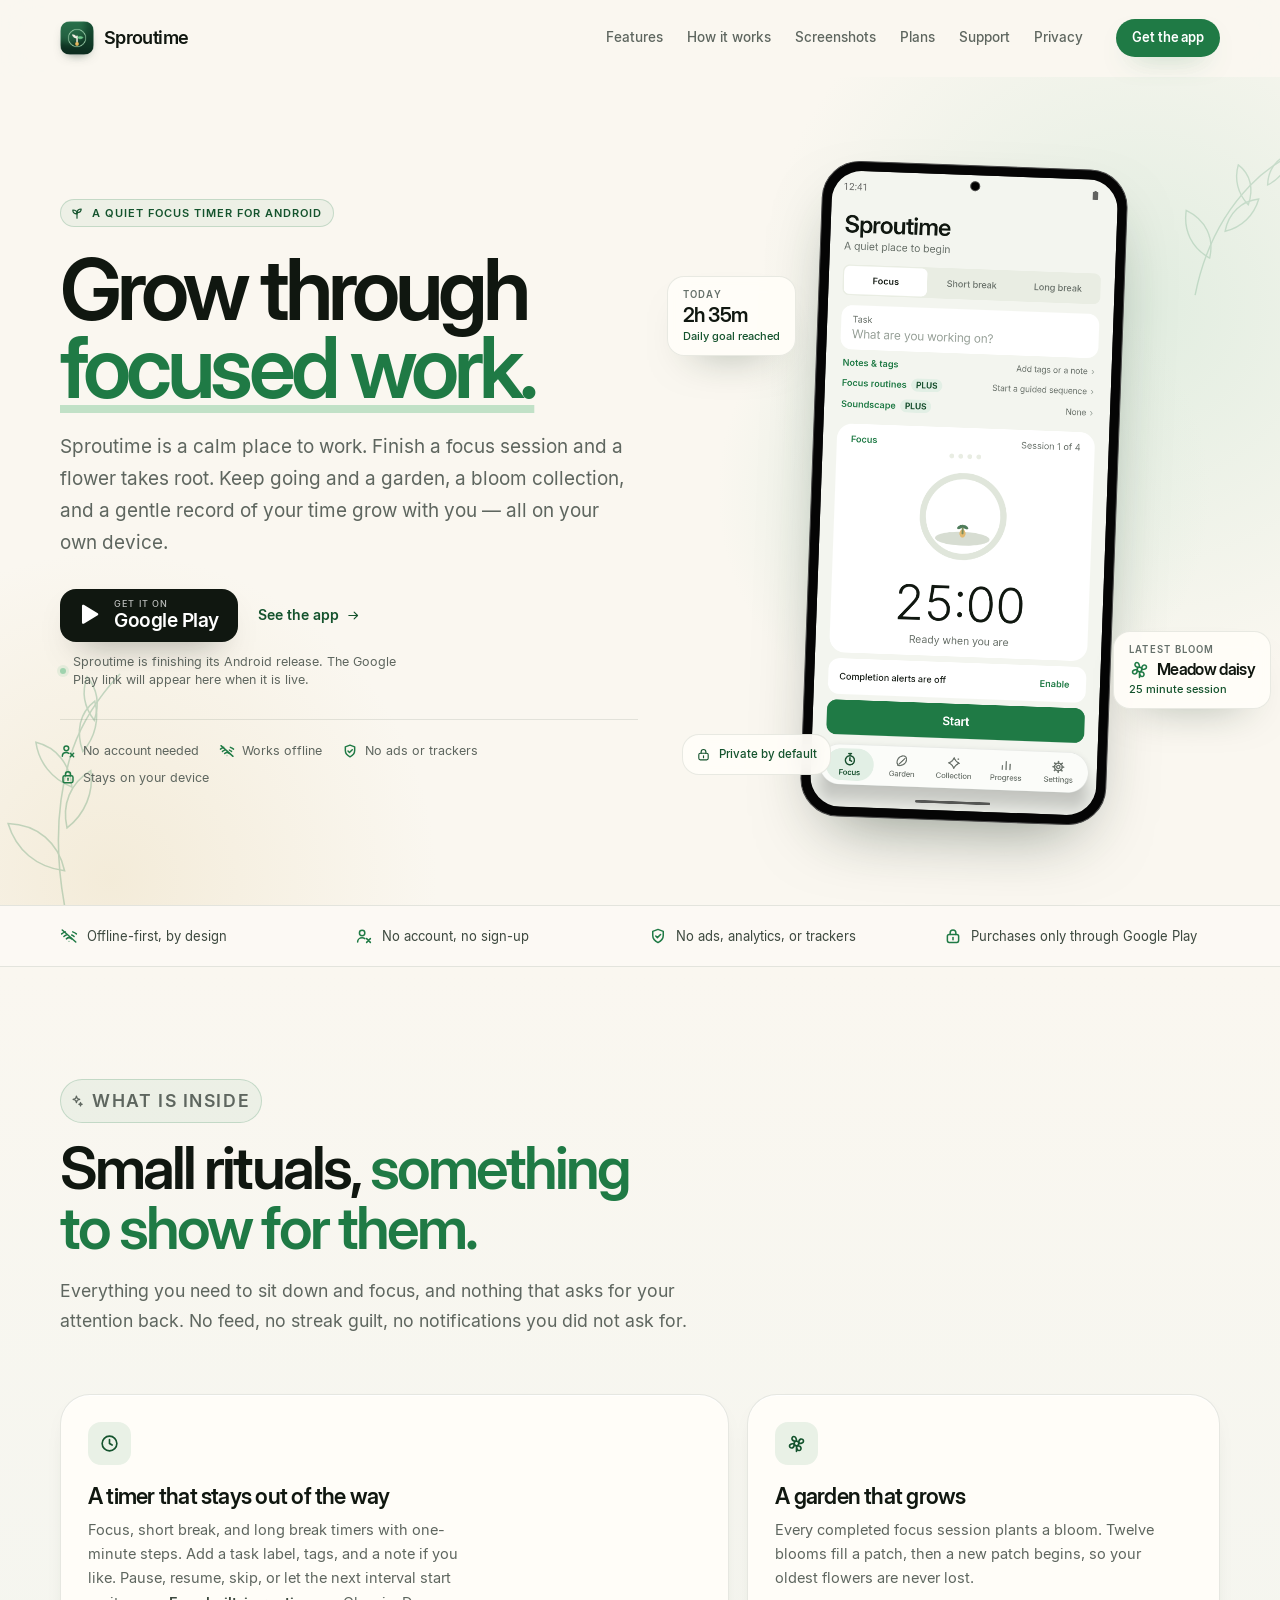
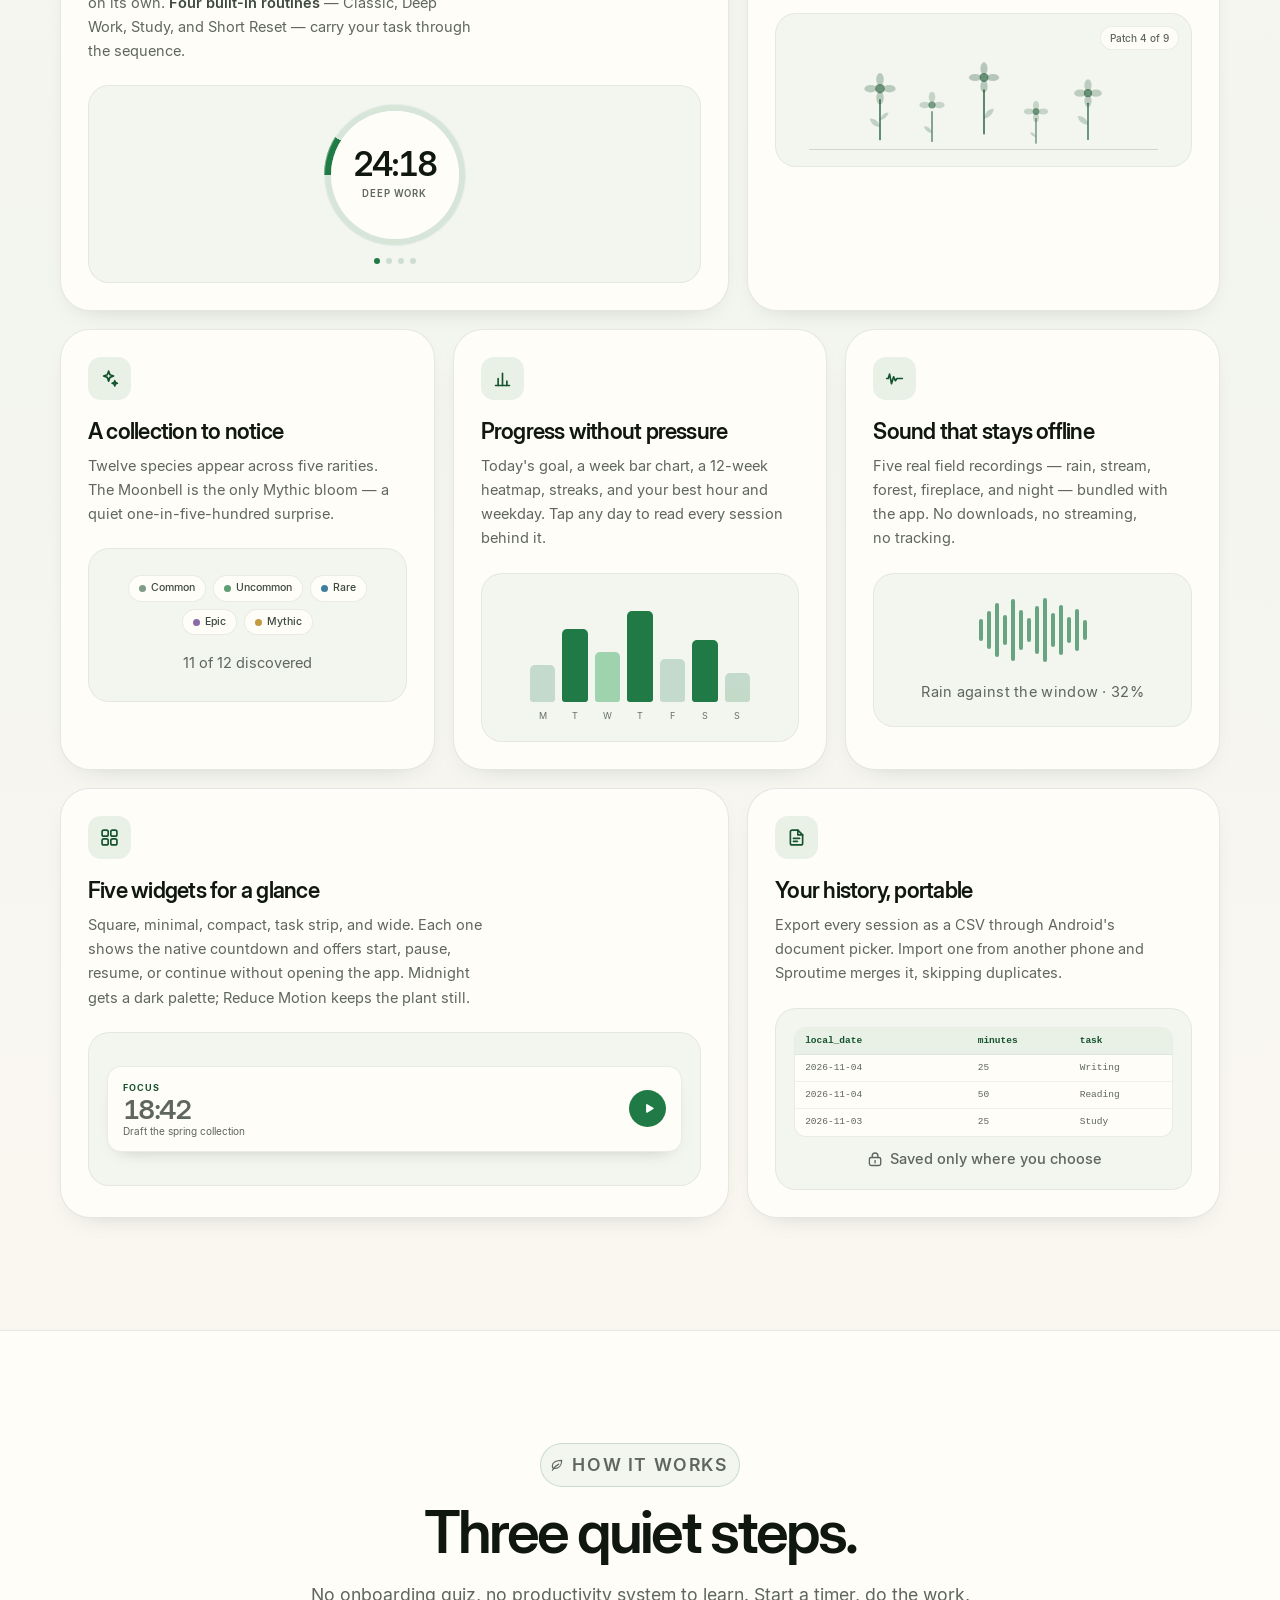
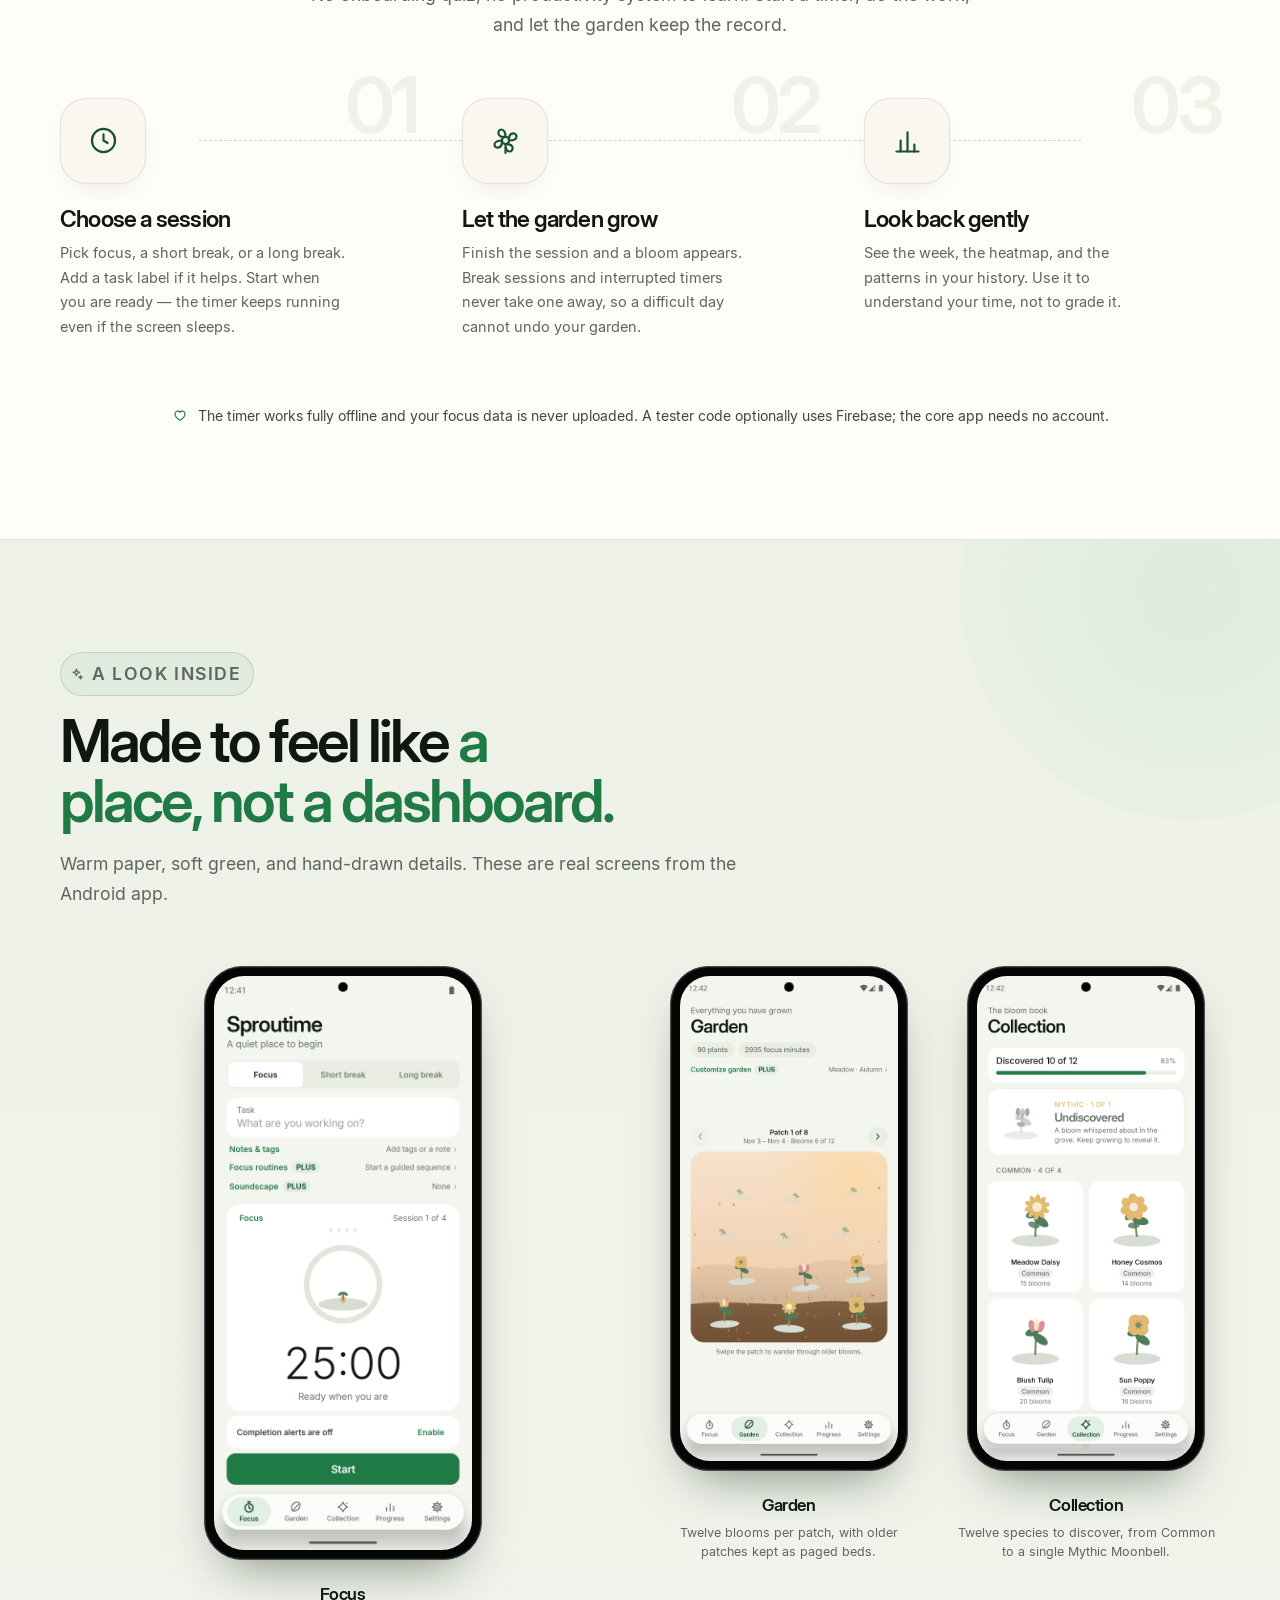
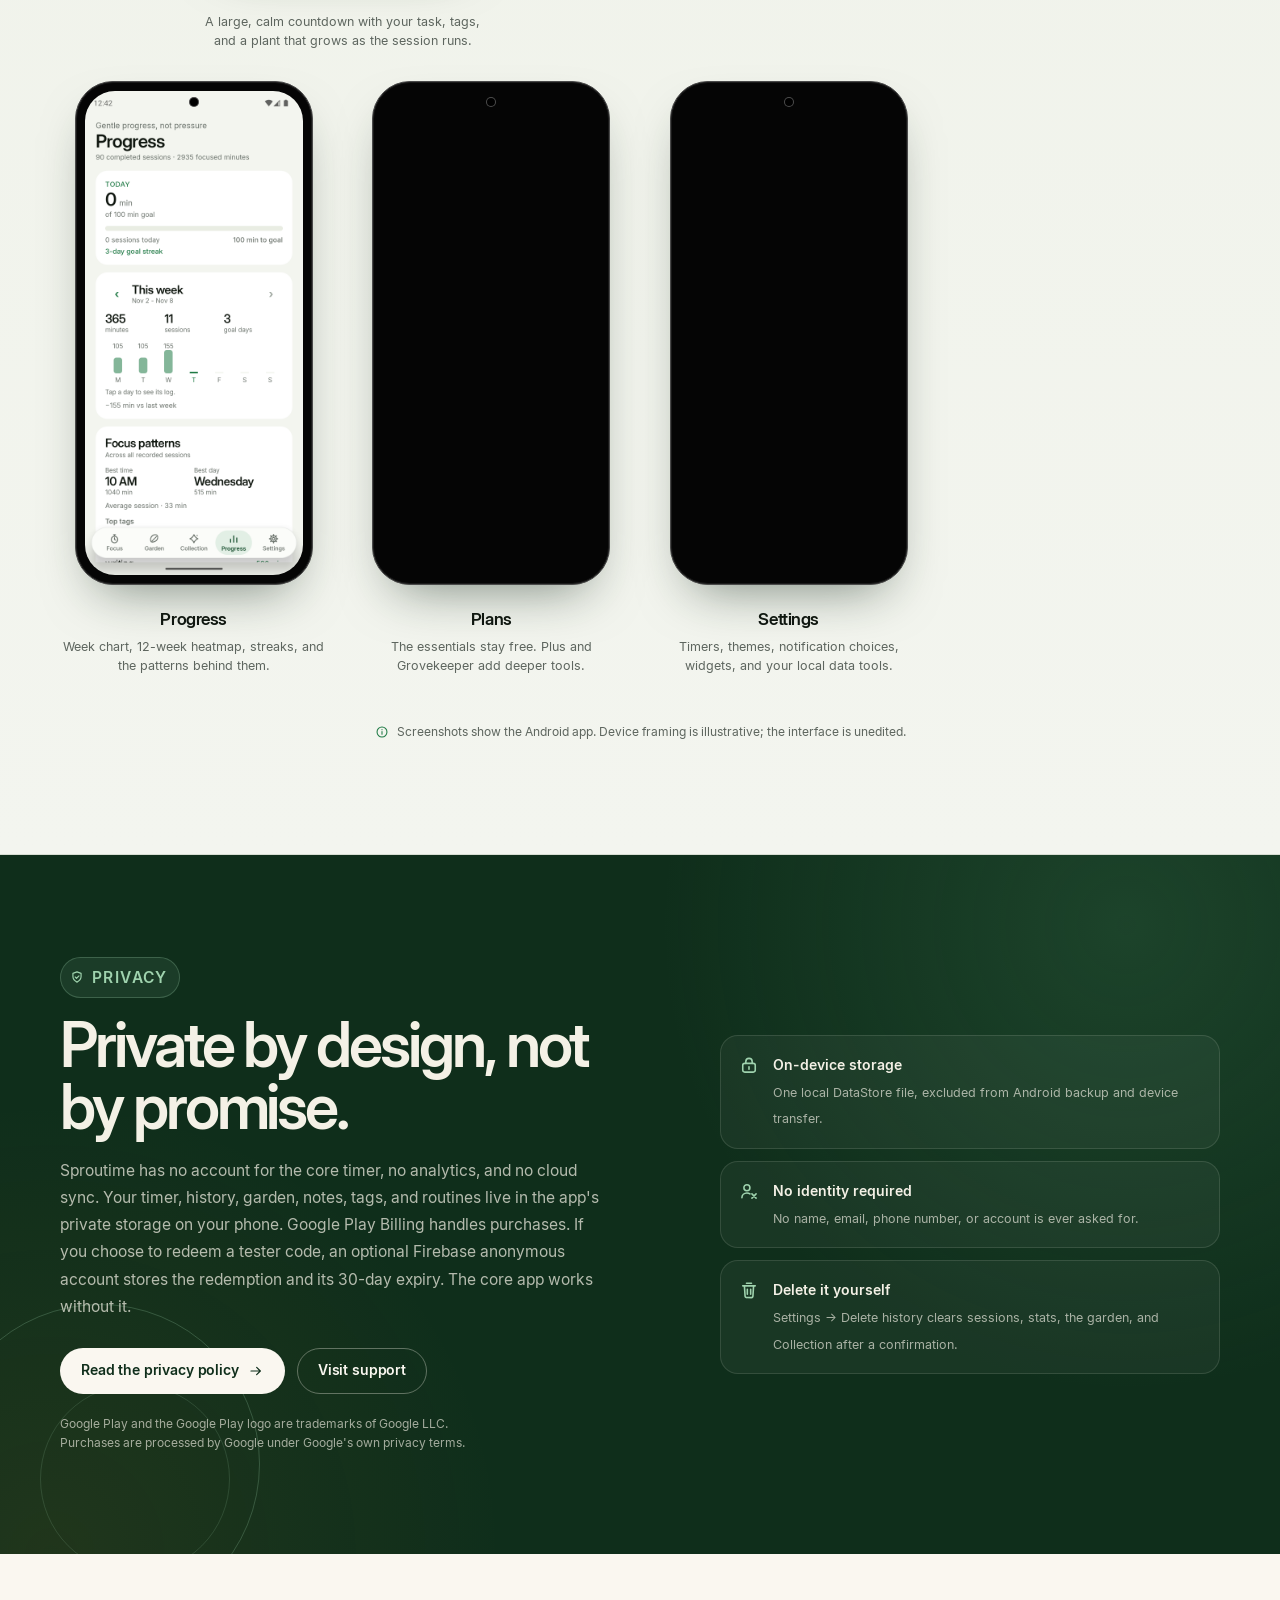
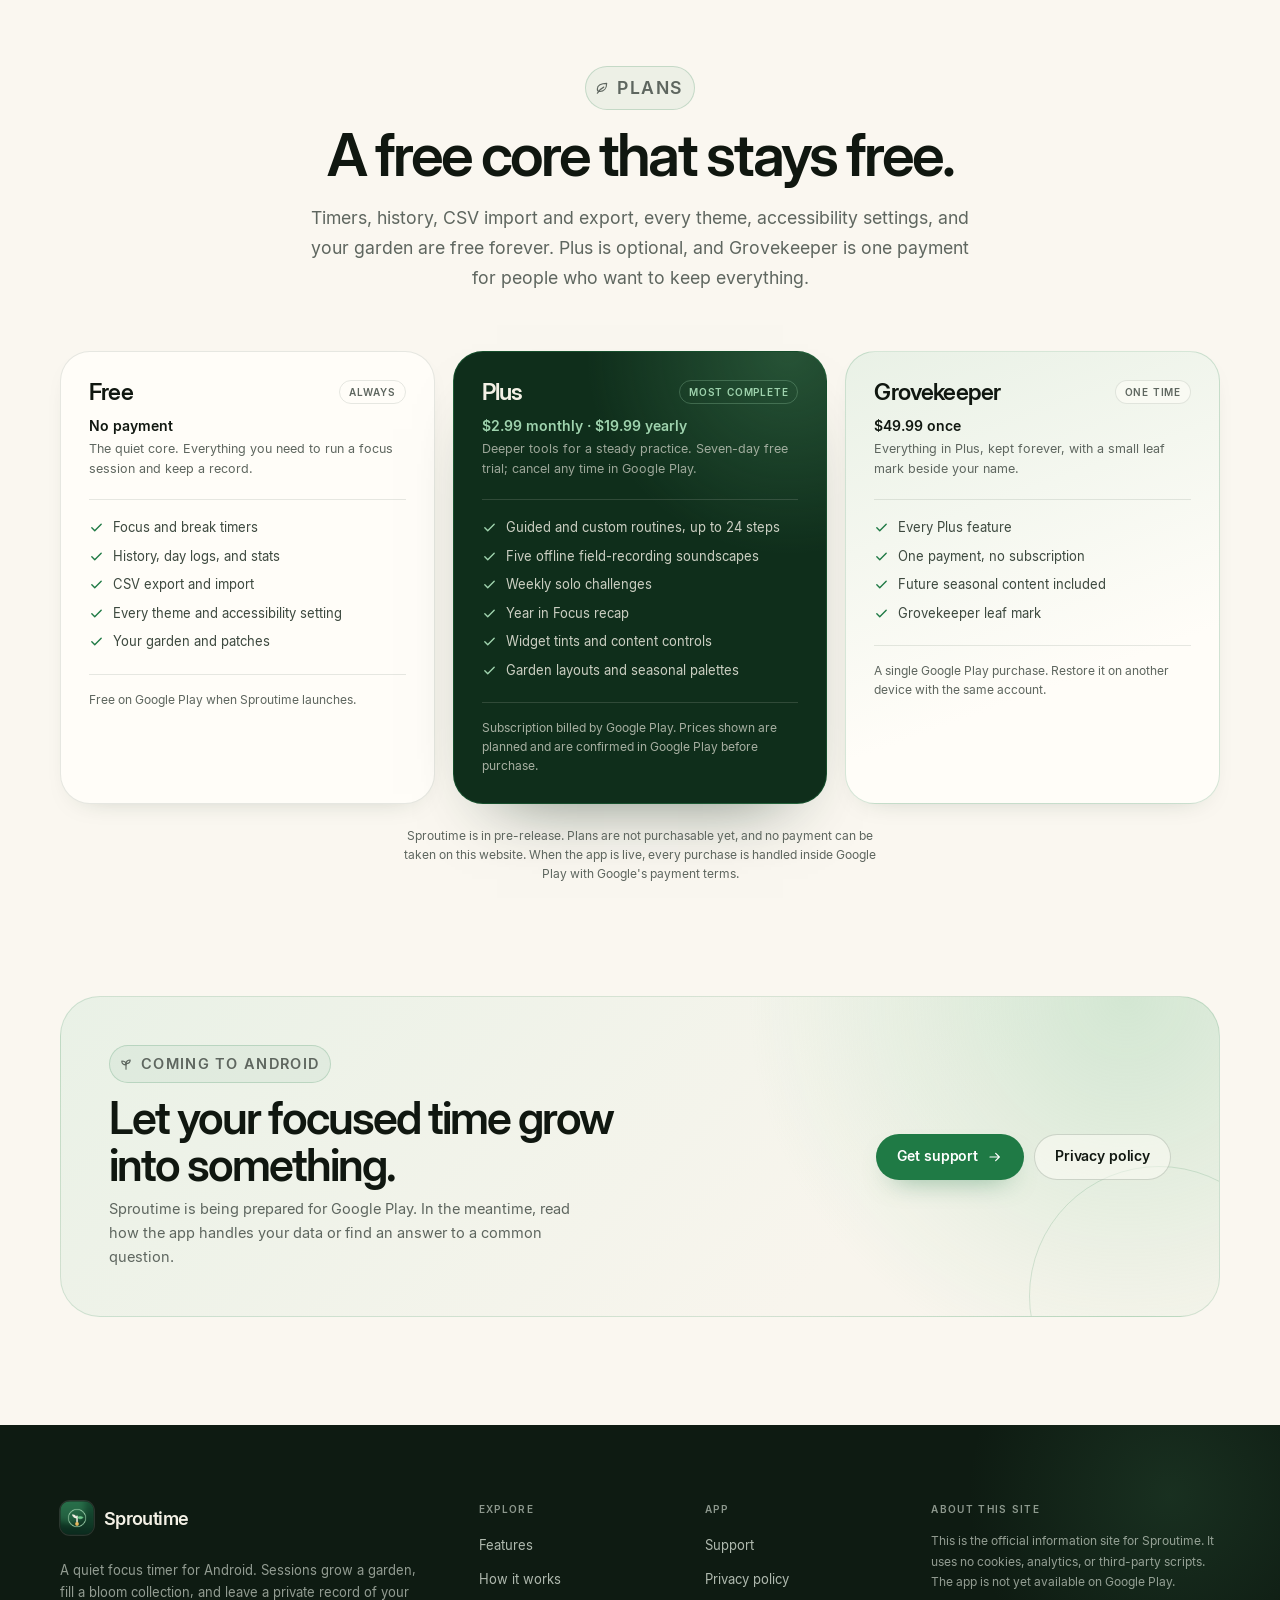
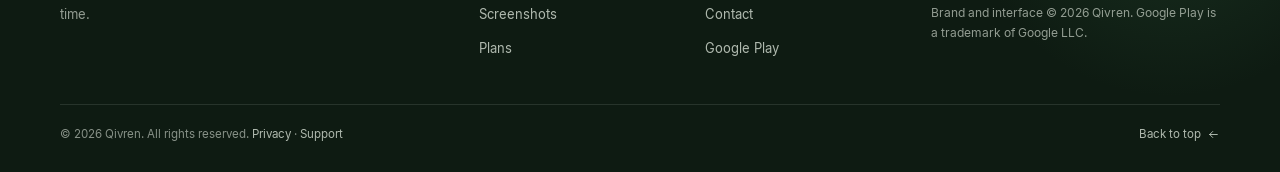
<file: index.html>
<!doctype html>
<html lang="en">
<head>
  <meta charset="utf-8">
  <meta name="viewport" content="width=device-width, initial-scale=1">
  <title>Sproutime — A quiet focus timer for Android</title>
  <meta name="description" content="Sproutime turns finished focus sessions into a garden, a bloom collection, and a private record of your time. Offline-first, no account needed, no ads, no trackers.">
  <meta name="theme-color" content="#faf7f0">
  <link rel="icon" type="image/svg+xml" href="assets/img/icon.svg">
  <link rel="icon" type="image/png" sizes="32x32" href="assets/img/favicon-32.png">
  <link rel="apple-touch-icon" href="assets/img/apple-touch-icon.png">
  <link rel="preload" href="assets/fonts/Inter-Regular.woff2" as="font" type="font/woff2" crossorigin>
  <link rel="preload" href="assets/fonts/InterDisplay-SemiBold.woff2" as="font" type="font/woff2" crossorigin>
  <link rel="stylesheet" href="assets/css/styles.css?v=5">

  <meta property="og:type" content="website">
  <meta property="og:site_name" content="Sproutime">
  <meta property="og:title" content="Sproutime — A quiet focus timer for Android">
  <meta property="og:description" content="Focus sessions grow a garden, fill a bloom collection, and build a private record of your time. No account needed. No ads. No trackers.">
  <meta property="og:url" content="https://qivren.github.io/Sproutime/">
  <meta property="og:image" content="https://qivren.github.io/Sproutime/assets/img/og-image.png">
  <meta property="og:image:width" content="1200">
  <meta property="og:image:height" content="630">
  <meta name="twitter:card" content="summary_large_image">
  <meta name="twitter:title" content="Sproutime — A quiet focus timer for Android">
  <meta name="twitter:description" content="Focus sessions grow a garden, fill a bloom collection, and build a private record of your time.">
  <meta name="twitter:image" content="https://qivren.github.io/Sproutime/assets/img/og-image.png">
  <link rel="canonical" href="https://qivren.github.io/Sproutime/">

  <script type="application/ld+json">
  {
    "@context": "https://schema.org",
    "@type": "SoftwareApplication",
    "name": "Sproutime",
    "description": "An offline-first focus timer for Android where finished sessions grow a garden and a bloom collection.",
    "applicationCategory": "ProductivityApplication",
    "operatingSystem": "Android 8.0 and later",
    "inLanguage": "en",
    "isAccessibleForFree": true,
    "url": "https://qivren.github.io/Sproutime/",
    "privacyPolicy": "https://qivren.github.io/Sproutime/privacy/"
  }
  </script>
</head>
<body>
  <a class="skip-link" href="#main">Skip to content</a>

  <!-- ===== Icon sprite ===== -->
  <svg class="svg-defs" xmlns="http://www.w3.org/2000/svg" aria-hidden="true" focusable="false">
    <symbol id="i-sprout" viewBox="0 0 24 24">
      <path d="M12 21v-8.5"/>
      <path d="M12 13.5C12 9.4 9 6.8 4.8 6.8c0 4.1 2.7 6.7 7.2 6.7Z"/>
      <path d="M12 11.4c0-3.6 2.9-6.2 7.2-6.2 0 3.9-2.7 6.2-7.2 6.2Z"/>
    </symbol>
    <symbol id="i-clock" viewBox="0 0 24 24">
      <circle cx="12" cy="12" r="8.4"/>
      <path d="M12 7.6V12l3 1.8"/>
    </symbol>
    <symbol id="i-flower" viewBox="0 0 24 24">
      <circle cx="12" cy="12" r="2.6"/>
      <path d="M12 9.4c0-3.3-1.2-5.4-2.9-5.4-1.6 0-2.7 1.6-2.1 3.3.5 1.4 2.2 2.3 5 2.1Z"/>
      <path d="M14.6 12c3.3 0 5.4-1.2 5.4-2.9 0-1.6-1.6-2.7-3.3-2.1-1.4.5-2.3 2.2-2.1 5Z"/>
      <path d="M12 14.6c0 3.3 1.2 5.4 2.9 5.4 1.6 0 2.7-1.6 2.1-3.3-.5-1.4-2.2-2.3-5-2.1Z"/>
      <path d="M9.4 12c-3.3 0-5.4 1.2-5.4 2.9 0 1.6 1.6 2.7 3.3 2.1 1.4-.5 2.3-2.2 2.1-5Z"/>
      <path d="M12 17.2V21"/>
    </symbol>
    <symbol id="i-sparkles" viewBox="0 0 24 24">
      <path d="M11 3.5l1.5 4.2 4.2 1.5-4.2 1.5L11 15l-1.5-4.3L5.3 9.2l4.2-1.5L11 3.5Z"/>
      <path d="M18 14.5l.8 2.2 2.2.8-2.2.8-.8 2.2-.8-2.2-2.2-.8 2.2-.8.8-2.2Z"/>
    </symbol>
    <symbol id="i-chart" viewBox="0 0 24 24">
      <path d="M4 20h16"/>
      <path d="M7 20V12M12 20V6M17 20v-5"/>
    </symbol>
    <symbol id="i-wave" viewBox="0 0 24 24">
      <path d="M3 12h1.8l1.6-5 2.2 11 2.4-8 2 4.5 1.8-2.5H21"/>
    </symbol>
    <symbol id="i-widget" viewBox="0 0 24 24">
      <rect x="3.5" y="3.5" width="7" height="7" rx="2"/>
      <rect x="13.5" y="3.5" width="7" height="7" rx="2"/>
      <rect x="3.5" y="13.5" width="7" height="7" rx="2"/>
      <rect x="13.5" y="13.5" width="7" height="7" rx="2"/>
    </symbol>
    <symbol id="i-file" viewBox="0 0 24 24">
      <path d="M13.5 3.5H7a2 2 0 0 0-2 2v13a2 2 0 0 0 2 2h10a2 2 0 0 0 2-2V9l-5.5-5.5Z"/>
      <path d="M13.5 3.5V9H19M8.5 13h7M8.5 16.5h4.5"/>
    </symbol>
    <symbol id="i-shield" viewBox="0 0 24 24">
      <path d="M12 3.2l7 2.6v5.5c0 4.3-2.9 7.4-7 9.5-4.1-2.1-7-5.2-7-9.5V5.8l7-2.6Z"/>
      <path d="M9 12l2.2 2.2L15.4 10"/>
    </symbol>
    <symbol id="i-wifi-off" viewBox="0 0 24 24">
      <path d="M3 4l18 16"/>
      <path d="M8.5 15.8a5.2 5.2 0 0 1 7 0"/>
      <path d="M5.2 12.6a10 10 0 0 1 3.2-2M15.6 10.6a10 10 0 0 1 3.2 2"/>
      <path d="M2.2 9.2A15 15 0 0 1 7 6.5M17 6.5a15 15 0 0 1 4.8 2.7"/>
      <circle cx="12" cy="19" r=".7" fill="currentColor" stroke="none"/>
    </symbol>
    <symbol id="i-user-off" viewBox="0 0 24 24">
      <circle cx="9.5" cy="8" r="3.6"/>
      <path d="M3.5 20c0-3.3 2.7-5.6 6-5.6 1.4 0 2.7.4 3.7 1.1"/>
      <path d="M15.5 15.5l5 5M20.5 15.5l-5 5"/>
    </symbol>
    <symbol id="i-heart" viewBox="0 0 24 24">
      <path d="M12 20s-7.5-4.4-7.5-9.5A4.2 4.2 0 0 1 12 7.8a4.2 4.2 0 0 1 7.5 2.7C19.5 15.6 12 20 12 20Z"/>
    </symbol>
    <symbol id="i-check" viewBox="0 0 24 24">
      <path d="M4.5 12.5l4.7 4.7L19.5 6.8"/>
    </symbol>
    <symbol id="i-arrow" viewBox="0 0 24 24">
      <path d="M4.5 12h14M13 6.5l5.5 5.5L13 17.5"/>
    </symbol>
    <symbol id="i-arrow-up" viewBox="0 0 24 24">
      <path d="M12 19V5M6.5 10.5L12 5l5.5 5.5"/>
    </symbol>
    <symbol id="i-chevron-up" viewBox="0 0 24 24">
      <path d="M6 15l6-6 6 6"/>
    </symbol>
    <symbol id="i-download" viewBox="0 0 24 24">
      <path d="M12 4v11M7.5 10.5L12 15l4.5-4.5"/>
      <path d="M5 19.5h14"/>
    </symbol>
    <symbol id="i-bell" viewBox="0 0 24 24">
      <path d="M18 9a6 6 0 0 0-12 0c0 6-2.2 7.5-2.2 7.5h16.4S18 15 18 9Z"/>
      <path d="M9.8 20a2.4 2.4 0 0 0 4.4 0"/>
    </symbol>
    <symbol id="i-lock" viewBox="0 0 24 24">
      <rect x="4.5" y="10" width="15" height="10.5" rx="2.4"/>
      <path d="M8.2 10V7.8a3.8 3.8 0 0 1 7.6 0V10"/>
      <path d="M12 14v3"/>
    </symbol>
    <symbol id="i-mail" viewBox="0 0 24 24">
      <rect x="3" y="5.5" width="18" height="13" rx="2.4"/>
      <path d="M3.8 7.2L12 13l8.2-5.8"/>
    </symbol>
    <symbol id="i-calendar" viewBox="0 0 24 24">
      <rect x="3.5" y="5" width="17" height="15.5" rx="2.4"/>
      <path d="M3.5 9.5h17M8 3.5v3M16 3.5v3"/>
    </symbol>
    <symbol id="i-leaf" viewBox="0 0 24 24">
      <path d="M20 4c0 9.4-5.4 14-11.5 14A4.5 4.5 0 0 1 4 13.5C4 7.4 10.6 4 20 4Z"/>
      <path d="M4 21c2.5-4.5 6-8 11-10.5"/>
    </symbol>
    <symbol id="i-palette" viewBox="0 0 24 24">
      <path d="M12 3.5a8.5 8.5 0 1 0 0 17c1.4 0 2-.8 2-1.8 0-1.3-1-1.7-1-2.7 0-.9.7-1.5 1.6-1.5h1.9c2.2 0 4-1.8 4-4A7.3 7.3 0 0 0 12 3.5Z"/>
      <circle cx="8" cy="10" r=".9" fill="currentColor" stroke="none"/>
      <circle cx="12" cy="7.4" r=".9" fill="currentColor" stroke="none"/>
      <circle cx="16" cy="9.6" r=".9" fill="currentColor" stroke="none"/>
    </symbol>
    <symbol id="i-moon" viewBox="0 0 24 24">
      <path d="M20 14.2A8.4 8.4 0 0 1 9.8 4 8.5 8.5 0 1 0 20 14.2Z"/>
    </symbol>
    <symbol id="i-restore" viewBox="0 0 24 24">
      <path d="M4.5 9.5A8.2 8.2 0 1 1 5 15.6"/>
      <path d="M4.2 4.5v5.3h5.3"/>
    </symbol>
    <symbol id="i-trash" viewBox="0 0 24 24">
      <path d="M4.5 7h15M9 3.8h6M6.5 7l.8 12.4a1.8 1.8 0 0 0 1.8 1.7h5.8a1.8 1.8 0 0 0 1.8-1.7L17.5 7"/>
      <path d="M10 11v6M14 11v6"/>
    </symbol>
    <symbol id="i-external" viewBox="0 0 24 24">
      <path d="M14 4.5h5.5V10"/>
      <path d="M19.5 4.5L11 13"/>
      <path d="M18 14v4.2a1.8 1.8 0 0 1-1.8 1.8H5.8A1.8 1.8 0 0 1 4 18.2V7.8A1.8 1.8 0 0 1 5.8 6H10"/>
    </symbol>
    <symbol id="i-info" viewBox="0 0 24 24">
      <circle cx="12" cy="12" r="8.5"/>
      <path d="M12 11v5M12 7.8v.4"/>
    </symbol>
    <symbol id="i-play" viewBox="0 0 24 24">
      <path d="M7 4.8c0-1 1.1-1.6 2-1.1l10.4 6.2c.9.5.9 1.7 0 2.2L9 18.3c-.9.5-2-.1-2-1.1V4.8Z"/>
    </symbol>
  </svg>

  <!-- ===== Header ===== -->
  <header class="site-header" data-header>
    <div class="shell header-inner">
      <a class="brand" href="./" aria-label="Sproutime home">
        <img src="assets/img/icon-192.png" width="34" height="34" alt="" decoding="async">
        <span>Sproutime</span>
      </a>

      <nav class="site-nav" id="site-nav" aria-label="Primary">
        <a href="#features">Features</a>
        <a href="#how">How it works</a>
        <a href="#screenshots">Screenshots</a>
        <a href="#plans">Plans</a>
        <a href="support/">Support</a>
        <a href="privacy/">Privacy</a>
      </nav>

      <div class="header-actions">
        <a class="btn btn--primary btn--small header-cta" href="#get">Get the app</a>
        <button class="nav-toggle" type="button" aria-expanded="false" aria-controls="site-nav" aria-label="Open navigation" data-nav-toggle>
          <span></span><span></span><span></span>
        </button>
      </div>
    </div>
  </header>

  <main id="main">
    <!-- ===== Hero ===== -->
    <section class="hero">
      <svg class="botanical botanical--hero-a" viewBox="0 0 200 250" fill="none" stroke="currentColor" stroke-width="1.5" stroke-linecap="round" aria-hidden="true">
        <path d="M96 250C92 192 100 140 124 92c14-27 33-47 54-64"/>
        <path d="M100 206c-26-7-43-26-47-52 28 5 45 25 47 52Z"/>
        <path d="M108 166c19-11 30-30 30-51-21 9-32 28-30 51Z"/>
        <path d="M118 128c-18-10-28-28-28-47 20 8 29 26 28 47Z"/>
        <path d="M133 96c14-12 20-29 18-46-16 9-22 26-18 46Z"/>
        <path d="M148 68c-8-14-8-29-1-42 8 13 8 28 1 42Z"/>
      </svg>
      <svg class="botanical botanical--hero-b" viewBox="0 0 160 200" fill="none" stroke="currentColor" stroke-width="1.5" stroke-linecap="round" aria-hidden="true">
        <path d="M80 200C76 152 84 110 104 72c12-23 27-39 44-53"/>
        <path d="M84 158c-21-5-35-20-38-42 23 4 37 20 38 42Z"/>
        <path d="M92 126c16-9 25-25 25-43-17 7-27 23-25 43Z"/>
        <path d="M108 92c-14-8-22-22-22-38 16 6 23 21 22 38Z"/>
        <path d="M122 66c11-10 16-24 14-38-13 8-18 22-14 38Z"/>
      </svg>

      <div class="shell hero-inner">
        <div class="hero-copy">
          <p class="eyebrow"><svg class="icon" aria-hidden="true"><use href="#i-sprout"/></svg>A quiet focus timer for Android</p>
          <h1>Grow through <span class="accent"><span class="accent-text">focused work.</span></span></h1>
          <p class="hero-lead">Sproutime is a calm place to work. Finish a focus session and a flower takes root. Keep going and a garden, a bloom collection, and a gentle record of your time grow with you — all on your own device.</p>

          <div class="hero-actions">
            <a class="play-button" href="#play-store-note" data-play-link aria-describedby="play-store-note">
              <svg class="play-icon" viewBox="0 0 24 24" aria-hidden="true"><path d="M6.2 3.4c0-.8.9-1.3 1.6-.9l12.4 7.5c.7.4.7 1.4 0 1.8L7.8 19.3c-.7.4-1.6-.1-1.6-.9V3.4Z" fill="#fff"/></svg>
              <span class="play-copy">
                <span class="play-kicker">Get it on</span>
                <span class="play-title">Google Play</span>
              </span>
            </a>
            <a class="text-link" href="#screenshots">See the app <svg class="icon" aria-hidden="true"><use href="#i-arrow"/></svg></a>
          </div>
          <p class="play-note" id="play-store-note">Sproutime is finishing its Android release. The Google Play link will appear here when it is live.</p>

          <ul class="hero-trust">
            <li><svg class="icon" aria-hidden="true"><use href="#i-user-off"/></svg>No account needed</li>
            <li><svg class="icon" aria-hidden="true"><use href="#i-wifi-off"/></svg>Works offline</li>
            <li><svg class="icon" aria-hidden="true"><use href="#i-shield"/></svg>No ads or trackers</li>
            <li><svg class="icon" aria-hidden="true"><use href="#i-lock"/></svg>Stays on your device</li>
          </ul>
        </div>

        <div class="hero-visual">
          <div class="phone phone--hero">
            <img src="assets/img/screenshots/focus-2400.png" width="1080" height="2400" alt="Sproutime focus timer showing a 25-minute session with a task label and a growing plant" fetchpriority="high" decoding="async">
          </div>

          <div class="float-card float-today">
            <p class="label">Today</p>
            <p class="value">2h 35m</p>
            <p class="sub">Daily goal reached</p>
          </div>

          <div class="float-card float-bloom">
            <p class="label">Latest bloom</p>
            <p class="value"><svg class="icon" aria-hidden="true"><use href="#i-flower"/></svg>Meadow daisy</p>
            <p class="sub">25 minute session</p>
          </div>

          <div class="float-card float-private">
            <svg class="icon" aria-hidden="true"><use href="#i-lock"/></svg>
            <span>Private by default</span>
          </div>
        </div>
      </div>
    </section>

    <!-- ===== Trust strip ===== -->
    <div class="trust-strip">
      <div class="shell">
        <ul class="trust-list">
          <li><svg class="icon" aria-hidden="true"><use href="#i-wifi-off"/></svg>Offline-first, by design</li>
          <li><svg class="icon" aria-hidden="true"><use href="#i-user-off"/></svg>No account, no sign-up</li>
          <li><svg class="icon" aria-hidden="true"><use href="#i-shield"/></svg>No ads, analytics, or trackers</li>
          <li><svg class="icon" aria-hidden="true"><use href="#i-lock"/></svg>Purchases only through Google Play</li>
        </ul>
      </div>
    </div>

    <!-- ===== Features ===== -->
    <section class="section features" id="features">
      <div class="shell">
        <div class="section-head reveal">
          <p class="eyebrow"><svg class="icon" aria-hidden="true"><use href="#i-sparkles"/></svg>What is inside</p>
          <h2>Small rituals, <span class="ink-green">something to show for them.</span></h2>
          <p>Everything you need to sit down and focus, and nothing that asks for your attention back. No feed, no streak guilt, no notifications you did not ask for.</p>
        </div>

        <div class="feature-grid">
          <article class="feature-card feature-card--wide reveal">
            <div class="feature-icon"><svg class="icon" aria-hidden="true"><use href="#i-clock"/></svg></div>
            <h3>A timer that stays out of the way</h3>
            <p>Focus, short break, and long break timers with one-minute steps. Add a task label, tags, and a note if you like. Pause, resume, skip, or let the next interval start on its own. <strong>Four built-in routines</strong> — Classic, Deep Work, Study, and Short Reset — carry your task through the sequence.</p>
            <div class="feature-visual">
              <div class="mini-timer" aria-hidden="true">
                <div class="mini-timer-inner">
                  <span class="mini-time">24:18</span>
                  <span class="mini-label">Deep work</span>
                </div>
              </div>
              <div class="mini-dots" aria-hidden="true"><i></i><i></i><i></i><i></i></div>
            </div>
          </article>

          <article class="feature-card feature-card--narrow reveal" data-delay="1">
            <div class="feature-icon"><svg class="icon" aria-hidden="true"><use href="#i-flower"/></svg></div>
            <h3>A garden that grows</h3>
            <p>Every completed focus session plants a bloom. Twelve blooms fill a patch, then a new patch begins, so your oldest flowers are never lost.</p>
            <div class="feature-visual visual-garden">
              <span class="patch-badge">Patch 4 of 9</span>
              <div class="garden-row" aria-hidden="true">
                <svg class="flower" viewBox="0 0 40 100" style="--h:88px"><path d="M20 99V52" stroke="currentColor" stroke-width="1.5" fill="none" stroke-linecap="round"/><path d="M20 84c-6 0-11-4-12-10 6 0 11 4 12 10Z" fill="currentColor" opacity=".22"/><path d="M20 76c5-1 9-4 10-9-5 0-9 4-10 9Z" fill="currentColor" opacity=".22"/><g fill="currentColor" opacity=".26"><ellipse cx="20" cy="28" rx="4.4" ry="7.4"/><ellipse cx="20" cy="50" rx="4.4" ry="7.4"/><ellipse cx="9" cy="39" rx="7.4" ry="4.4"/><ellipse cx="31" cy="39" rx="7.4" ry="4.4"/></g><circle cx="20" cy="39" r="5.6" fill="currentColor" opacity=".6"/></svg>
                <svg class="flower" viewBox="0 0 40 100" style="--h:72px"><path d="M20 99V54" stroke="currentColor" stroke-width="1.5" fill="none" stroke-linecap="round"/><path d="M20 86c-6 0-11-4-12-10 6 0 11 4 12 10Z" fill="currentColor" opacity=".22"/><g fill="currentColor" opacity=".2"><ellipse cx="20" cy="32" rx="5" ry="8"/><ellipse cx="9" cy="44" rx="8" ry="5"/><ellipse cx="31" cy="44" rx="8" ry="5"/></g><circle cx="20" cy="44" r="5.4" fill="currentColor" opacity=".55"/></svg>
                <svg class="flower" viewBox="0 0 40 100" style="--h:96px"><path d="M20 99V50" stroke="currentColor" stroke-width="1.5" fill="none" stroke-linecap="round"/><path d="M20 82c6-1 10-5 11-11-6 0-10 4-11 11Z" fill="currentColor" opacity=".22"/><g fill="currentColor" opacity=".28"><ellipse cx="20" cy="26" rx="4" ry="7"/><ellipse cx="20" cy="46" rx="4" ry="7"/><ellipse cx="10" cy="36" rx="7" ry="4"/><ellipse cx="30" cy="36" rx="7" ry="4"/></g><circle cx="20" cy="36" r="5" fill="currentColor" opacity=".62"/></svg>
                <svg class="flower" viewBox="0 0 40 100" style="--h:64px"><path d="M20 99V56" stroke="currentColor" stroke-width="1.5" fill="none" stroke-linecap="round"/><path d="M20 88c-5 0-9-3-10-8 5 0 9 3 10 8Z" fill="currentColor" opacity=".22"/><g fill="currentColor" opacity=".2"><ellipse cx="20" cy="34" rx="5.2" ry="8.4"/><ellipse cx="20" cy="54" rx="5.2" ry="8.4"/><ellipse cx="7.5" cy="44" rx="8.4" ry="5.2"/><ellipse cx="32.5" cy="44" rx="8.4" ry="5.2"/></g><circle cx="20" cy="44" r="5.8" fill="currentColor" opacity=".58"/></svg>
                <svg class="flower" viewBox="0 0 40 100" style="--h:80px"><path d="M20 99V53" stroke="currentColor" stroke-width="1.5" fill="none" stroke-linecap="round"/><path d="M20 80c-7 0-12-4-13-11 7 0 12 4 13 11Z" fill="currentColor" opacity=".22"/><g fill="currentColor" opacity=".24"><ellipse cx="20" cy="30" rx="4.6" ry="7.6"/><ellipse cx="20" cy="50" rx="4.6" ry="7.6"/><ellipse cx="10" cy="40" rx="7.6" ry="4.6"/><ellipse cx="30" cy="40" rx="7.6" ry="4.6"/></g><circle cx="20" cy="40" r="5.2" fill="currentColor" opacity=".6"/></svg>
              </div>
              <div class="garden-ground"></div>
            </div>
          </article>

          <article class="feature-card reveal">
            <div class="feature-icon"><svg class="icon" aria-hidden="true"><use href="#i-sparkles"/></svg></div>
            <h3>A collection to notice</h3>
            <p>Twelve species appear across five rarities. The Moonbell is the only Mythic bloom — a quiet one-in-five-hundred surprise.</p>
            <div class="feature-visual">
              <div class="rarity-line" aria-hidden="true">
                <span class="rarity-chip"><i style="--dot:#7f9d86"></i>Common</span>
                <span class="rarity-chip"><i style="--dot:#5f9e73"></i>Uncommon</span>
                <span class="rarity-chip"><i style="--dot:#3f7f9e"></i>Rare</span>
                <span class="rarity-chip"><i style="--dot:#8a6ba8"></i>Epic</span>
                <span class="rarity-chip"><i style="--dot:#c39a3f"></i>Mythic</span>
              </div>
              <p class="collection-count">11 of 12 discovered</p>
            </div>
          </article>

          <article class="feature-card reveal" data-delay="1">
            <div class="feature-icon"><svg class="icon" aria-hidden="true"><use href="#i-chart"/></svg></div>
            <h3>Progress without pressure</h3>
            <p>Today's goal, a week bar chart, a 12-week heatmap, streaks, and your best hour and weekday. Tap any day to read every session behind it.</p>
            <div class="feature-visual">
              <div class="mini-chart" aria-hidden="true">
                <span class="bar" style="--h:38%"></span>
                <span class="bar bar--on" style="--h:76%"></span>
                <span class="bar" style="--h:52%"></span>
                <span class="bar bar--on" style="--h:94%"></span>
                <span class="bar" style="--h:44%"></span>
                <span class="bar bar--on" style="--h:64%"></span>
                <span class="bar" style="--h:30%"></span>
              </div>
              <div class="chart-labels" aria-hidden="true"><span>M</span><span>T</span><span>W</span><span>T</span><span>F</span><span>S</span><span>S</span></div>
            </div>
          </article>

          <article class="feature-card reveal" data-delay="2">
            <div class="feature-icon"><svg class="icon" aria-hidden="true"><use href="#i-wave"/></svg></div>
            <h3>Sound that stays offline</h3>
            <p>Five real field recordings — rain, stream, forest, fireplace, and night — bundled with the app. No downloads, no streaming, no tracking.</p>
            <div class="feature-visual">
              <div class="sound-line" aria-hidden="true">
                <i style="--i:0;--h:32%"></i><i style="--i:1;--h:54%"></i><i style="--i:2;--h:76%"></i><i style="--i:3;--h:42%"></i><i style="--i:4;--h:88%"></i><i style="--i:5;--h:58%"></i><i style="--i:6;--h:34%"></i><i style="--i:7;--h:68%"></i><i style="--i:8;--h:92%"></i><i style="--i:9;--h:48%"></i><i style="--i:10;--h:72%"></i><i style="--i:11;--h:38%"></i><i style="--i:12;--h:60%"></i><i style="--i:13;--h:28%"></i>
              </div>
              <p class="sound-caption">Rain against the window · 32%</p>
            </div>
          </article>

          <article class="feature-card feature-card--wide reveal">
            <div class="feature-icon"><svg class="icon" aria-hidden="true"><use href="#i-widget"/></svg></div>
            <h3>Five widgets for a glance</h3>
            <p>Square, minimal, compact, task strip, and wide. Each one shows the native countdown and offers start, pause, resume, or continue without opening the app. Midnight gets a dark palette; Reduce Motion keeps the plant still.</p>
            <div class="feature-visual">
              <div class="widget-demo" aria-hidden="true">
                <div>
                  <p class="widget-kicker">Focus</p>
                  <p class="widget-time">18:42</p>
                  <p class="widget-sub">Draft the spring collection</p>
                </div>
                <span class="widget-play"><svg class="icon" aria-hidden="true"><use href="#i-play"/></svg></span>
              </div>
            </div>
          </article>

          <article class="feature-card feature-card--narrow reveal" data-delay="1">
            <div class="feature-icon"><svg class="icon" aria-hidden="true"><use href="#i-file"/></svg></div>
            <h3>Your history, portable</h3>
            <p>Export every session as a CSV through Android's document picker. Import one from another phone and Sproutime merges it, skipping duplicates.</p>
            <div class="feature-visual">
              <div class="csv-demo" aria-hidden="true">
                <div class="csv-row"><span>local_date</span><span>minutes</span><span>task</span></div>
                <div class="csv-row"><span>2026-11-04</span><span>25</span><span>Writing</span></div>
                <div class="csv-row"><span>2026-11-04</span><span>50</span><span>Reading</span></div>
                <div class="csv-row"><span>2026-11-03</span><span>25</span><span>Study</span></div>
              </div>
              <p class="csv-note"><svg class="icon" aria-hidden="true"><use href="#i-lock"/></svg>Saved only where you choose</p>
            </div>
          </article>
        </div>
      </div>
    </section>

    <!-- ===== How it works ===== -->
    <section class="section how" id="how">
      <div class="shell">
        <div class="section-head section-head--center reveal">
          <p class="eyebrow"><svg class="icon" aria-hidden="true"><use href="#i-leaf"/></svg>How it works</p>
          <h2>Three quiet steps.</h2>
          <p>No onboarding quiz, no productivity system to learn. Start a timer, do the work, and let the garden keep the record.</p>
        </div>

        <ol class="steps">
          <li class="step reveal">
            <span class="step-num" aria-hidden="true">01</span>
            <span class="step-art"><svg class="icon" aria-hidden="true"><use href="#i-clock"/></svg></span>
            <h3>Choose a session</h3>
            <p>Pick focus, a short break, or a long break. Add a task label if it helps. Start when you are ready — the timer keeps running even if the screen sleeps.</p>
          </li>
          <li class="step reveal" data-delay="1">
            <span class="step-num" aria-hidden="true">02</span>
            <span class="step-art"><svg class="icon" aria-hidden="true"><use href="#i-flower"/></svg></span>
            <h3>Let the garden grow</h3>
            <p>Finish the session and a bloom appears. Break sessions and interrupted timers never take one away, so a difficult day cannot undo your garden.</p>
          </li>
          <li class="step reveal" data-delay="2">
            <span class="step-num" aria-hidden="true">03</span>
            <span class="step-art"><svg class="icon" aria-hidden="true"><use href="#i-chart"/></svg></span>
            <h3>Look back gently</h3>
            <p>See the week, the heatmap, and the patterns in your history. Use it to understand your time, not to grade it.</p>
          </li>
        </ol>

        <p class="how-note reveal">
          <svg class="icon" aria-hidden="true"><use href="#i-heart"/></svg>
          The timer works fully offline and your focus data is never uploaded. A tester code optionally uses Firebase; the core app needs no account.
        </p>
      </div>
    </section>

    <!-- ===== Showcase ===== -->
    <section class="section showcase" id="screenshots">
      <div class="shell">
        <div class="section-head reveal">
          <p class="eyebrow"><svg class="icon" aria-hidden="true"><use href="#i-sparkles"/></svg>A look inside</p>
          <h2>Made to feel like <span class="ink-green">a place, not a dashboard.</span></h2>
          <p>Warm paper, soft green, and hand-drawn details. These are real screens from the Android app.</p>
        </div>

        <div class="showcase-grid">
          <figure class="shot shot--large reveal">
            <div class="phone">
              <img src="assets/img/screenshots/focus-2400.png" width="1080" height="2400" loading="lazy" decoding="async" alt="Focus screen with a 25-minute timer, task label, and a small growing plant">
            </div>
            <figcaption>
              <strong>Focus</strong>
              <span>A large, calm countdown with your task, tags, and a plant that grows as the session runs.</span>
            </figcaption>
          </figure>

          <figure class="shot reveal" data-delay="1">
            <div class="phone">
              <img src="assets/img/screenshots/garden-2400.png" width="1080" height="2400" loading="lazy" decoding="async" alt="Garden screen showing a patch of twelve hand-drawn flowers in a meadow">
            </div>
            <figcaption>
              <strong>Garden</strong>
              <span>Twelve blooms per patch, with older patches kept as paged beds.</span>
            </figcaption>
          </figure>

          <figure class="shot reveal" data-delay="2">
            <div class="phone">
              <img src="assets/img/screenshots/collection-2400.png" width="1080" height="2400" loading="lazy" decoding="async" alt="Bloom collection screen listing discovered flower species and rarities">
            </div>
            <figcaption>
              <strong>Collection</strong>
              <span>Twelve species to discover, from Common to a single Mythic Moonbell.</span>
            </figcaption>
          </figure>

          <figure class="shot reveal">
            <div class="phone">
              <img src="assets/img/screenshots/progress-2400.png" width="1080" height="2400" loading="lazy" decoding="async" alt="Progress screen with a weekly bar chart, heatmap, and focus totals">
            </div>
            <figcaption>
              <strong>Progress</strong>
              <span>Week chart, 12-week heatmap, streaks, and the patterns behind them.</span>
            </figcaption>
          </figure>

          <figure class="shot reveal" data-delay="1">
            <div class="phone">
              <img src="assets/img/screenshots/plans-2400.png" width="1080" height="2400" loading="lazy" decoding="async" alt="Plans screen showing the free core, Plus, and Grovekeeper options">
            </div>
            <figcaption>
              <strong>Plans</strong>
              <span>The essentials stay free. Plus and Grovekeeper add deeper tools.</span>
            </figcaption>
          </figure>

          <figure class="shot reveal" data-delay="2">
            <div class="phone">
              <img src="assets/img/screenshots/settings-2400.png" width="1080" height="2400" loading="lazy" decoding="async" alt="Settings screen with timer lengths, themes, notifications, and widgets">
            </div>
            <figcaption>
              <strong>Settings</strong>
              <span>Timers, themes, notification choices, widgets, and your local data tools.</span>
            </figcaption>
          </figure>
        </div>

        <p class="showcase-note">
          <svg class="icon" aria-hidden="true"><use href="#i-info"/></svg>
          Screenshots show the Android app. Device framing is illustrative; the interface is unedited.
        </p>
      </div>
    </section>

    <!-- ===== Privacy band ===== -->
    <section class="privacy-band" id="privacy-promise">
      <div class="shell privacy-band-inner">
        <div class="reveal">
          <p class="eyebrow"><svg class="icon" aria-hidden="true"><use href="#i-shield"/></svg>Privacy</p>
          <h2>Private by design, not by promise.</h2>
          <p>Sproutime has no account for the core timer, no analytics, and no cloud sync. Your timer, history, garden, notes, tags, and routines live in the app's private storage on your phone. Google Play Billing handles purchases. If you choose to redeem a tester code, an optional Firebase anonymous account stores the redemption and its 30-day expiry. The core app works without it.</p>
          <div class="privacy-band-actions">
            <a class="btn btn--ivory" href="privacy/">Read the privacy policy <svg class="icon" aria-hidden="true"><use href="#i-arrow"/></svg></a>
            <a class="btn btn--outline-ivory" href="support/">Visit support</a>
          </div>
          <p class="fineprint">Google Play and the Google Play logo are trademarks of Google LLC. Purchases are processed by Google under Google's own privacy terms.</p>
        </div>

        <ul class="privacy-points reveal" data-delay="1">
          <li class="privacy-point">
            <svg class="icon" aria-hidden="true"><use href="#i-lock"/></svg>
            <div><strong>On-device storage</strong><span>One local DataStore file, excluded from Android backup and device transfer.</span></div>
          </li>
          <li class="privacy-point">
            <svg class="icon" aria-hidden="true"><use href="#i-user-off"/></svg>
            <div><strong>No identity required</strong><span>No name, email, phone number, or account is ever asked for.</span></div>
          </li>
          <li class="privacy-point">
            <svg class="icon" aria-hidden="true"><use href="#i-trash"/></svg>
            <div><strong>Delete it yourself</strong><span>Settings → Delete history clears sessions, stats, the garden, and Collection after a confirmation.</span></div>
          </li>
        </ul>
      </div>
    </section>

    <!-- ===== Plans ===== -->
    <section class="section plans" id="plans">
      <div class="shell">
        <div class="section-head section-head--center reveal">
          <p class="eyebrow"><svg class="icon" aria-hidden="true"><use href="#i-leaf"/></svg>Plans</p>
          <h2>A free core that stays free.</h2>
          <p>Timers, history, CSV import and export, every theme, accessibility settings, and your garden are free forever. Plus is optional, and Grovekeeper is one payment for people who want to keep everything.</p>
        </div>

        <div class="plan-grid">
          <article class="plan-card reveal">
            <div class="plan-top">
              <h3 class="plan-name">Free</h3>
              <span class="plan-tag">Always</span>
            </div>
            <p class="plan-price">No payment</p>
            <p class="plan-sub">The quiet core. Everything you need to run a focus session and keep a record.</p>
            <ul class="plan-list">
              <li><svg class="icon" aria-hidden="true"><use href="#i-check"/></svg>Focus and break timers</li>
              <li><svg class="icon" aria-hidden="true"><use href="#i-check"/></svg>History, day logs, and stats</li>
              <li><svg class="icon" aria-hidden="true"><use href="#i-check"/></svg>CSV export and import</li>
              <li><svg class="icon" aria-hidden="true"><use href="#i-check"/></svg>Every theme and accessibility setting</li>
              <li><svg class="icon" aria-hidden="true"><use href="#i-check"/></svg>Your garden and patches</li>
            </ul>
            <p class="plan-foot">Free on Google Play when Sproutime launches.</p>
          </article>

          <article class="plan-card plan-card--featured reveal" data-delay="1">
            <div class="plan-top">
              <h3 class="plan-name">Plus</h3>
              <span class="plan-tag">Most complete</span>
            </div>
            <p class="plan-price">$2.99 monthly · $19.99 yearly</p>
            <p class="plan-sub">Deeper tools for a steady practice. Seven-day free trial; cancel any time in Google Play.</p>
            <ul class="plan-list">
              <li><svg class="icon" aria-hidden="true"><use href="#i-check"/></svg>Guided and custom routines, up to 24 steps</li>
              <li><svg class="icon" aria-hidden="true"><use href="#i-check"/></svg>Five offline field-recording soundscapes</li>
              <li><svg class="icon" aria-hidden="true"><use href="#i-check"/></svg>Weekly solo challenges</li>
              <li><svg class="icon" aria-hidden="true"><use href="#i-check"/></svg>Year in Focus recap</li>
              <li><svg class="icon" aria-hidden="true"><use href="#i-check"/></svg>Widget tints and content controls</li>
              <li><svg class="icon" aria-hidden="true"><use href="#i-check"/></svg>Garden layouts and seasonal palettes</li>
            </ul>
            <p class="plan-foot">Subscription billed by Google Play. Prices shown are planned and are confirmed in Google Play before purchase.</p>
          </article>

          <article class="plan-card plan-card--keeper reveal" data-delay="2">
            <div class="plan-top">
              <h3 class="plan-name">Grovekeeper</h3>
              <span class="plan-tag">One time</span>
            </div>
            <p class="plan-price">$49.99 once</p>
            <p class="plan-sub">Everything in Plus, kept forever, with a small leaf mark beside your name.</p>
            <ul class="plan-list">
              <li><svg class="icon" aria-hidden="true"><use href="#i-check"/></svg>Every Plus feature</li>
              <li><svg class="icon" aria-hidden="true"><use href="#i-check"/></svg>One payment, no subscription</li>
              <li><svg class="icon" aria-hidden="true"><use href="#i-check"/></svg>Future seasonal content included</li>
              <li><svg class="icon" aria-hidden="true"><use href="#i-check"/></svg>Grovekeeper leaf mark</li>
            </ul>
            <p class="plan-foot">A single Google Play purchase. Restore it on another device with the same account.</p>
          </article>
        </div>

        <p class="plans-note">Sproutime is in pre-release. Plans are not purchasable yet, and no payment can be taken on this website. When the app is live, every purchase is handled inside Google Play with Google's payment terms.</p>
      </div>
    </section>

    <!-- ===== Get / support CTA ===== -->
    <section class="support-cta" id="get">
      <div class="shell">
        <div class="support-cta-card reveal">
          <div>
            <p class="eyebrow"><svg class="icon" aria-hidden="true"><use href="#i-sprout"/></svg>Coming to Android</p>
            <h2>Let your focused time grow into something.</h2>
            <p>Sproutime is being prepared for Google Play. In the meantime, read how the app handles your data or find an answer to a common question.</p>
          </div>
          <div class="support-cta-actions">
            <a class="btn btn--primary" href="support/">Get support <svg class="icon" aria-hidden="true"><use href="#i-arrow"/></svg></a>
            <a class="btn btn--ghost" href="privacy/">Privacy policy</a>
          </div>
        </div>
      </div>
    </section>
  </main>

  <!-- ===== Footer ===== -->
  <footer class="site-footer">
    <div class="shell">
      <div class="footer-main">
        <div class="footer-brand">
          <a class="brand" href="./" aria-label="Sproutime home">
            <img src="assets/img/icon-192.png" width="34" height="34" alt="" loading="lazy" decoding="async">
            <span>Sproutime</span>
          </a>
          <p>A quiet focus timer for Android. Sessions grow a garden, fill a bloom collection, and leave a private record of your time.</p>
        </div>

        <nav class="footer-col" aria-label="Explore">
          <h2>Explore</h2>
          <ul>
            <li><a href="#features">Features</a></li>
            <li><a href="#how">How it works</a></li>
            <li><a href="#screenshots">Screenshots</a></li>
            <li><a href="#plans">Plans</a></li>
          </ul>
        </nav>

        <nav class="footer-col" aria-label="App">
          <h2>App</h2>
          <ul>
            <li><a href="support/">Support</a></li>
            <li><a href="privacy/">Privacy policy</a></li>
            <li><a href="support/#contact">Contact</a></li>
            <li><a href="#play-store-note" data-play-link>Google Play</a></li>
          </ul>
        </nav>

        <div class="footer-col footer-note">
          <h2>About this site</h2>
          <p>This is the official information site for Sproutime. It uses no cookies, analytics, or third-party scripts. The app is not yet available on Google Play.</p>
          <p style="margin-top:10px">Brand and interface © <span data-year>2026</span> Qivren. Google Play is a trademark of Google LLC.</p>
        </div>
      </div>

      <div class="footer-bottom">
        <p>© <span data-year>2026</span> Qivren. All rights reserved. <a href="privacy/">Privacy</a> · <a href="support/">Support</a></p>
        <a class="to-top" href="#main">Back to top <svg class="icon" aria-hidden="true"><use href="#i-arrow-up"/></svg></a>
      </div>
    </div>
  </footer>

  <script src="assets/js/main.js" defer></script>
</body>
</html>
</file>
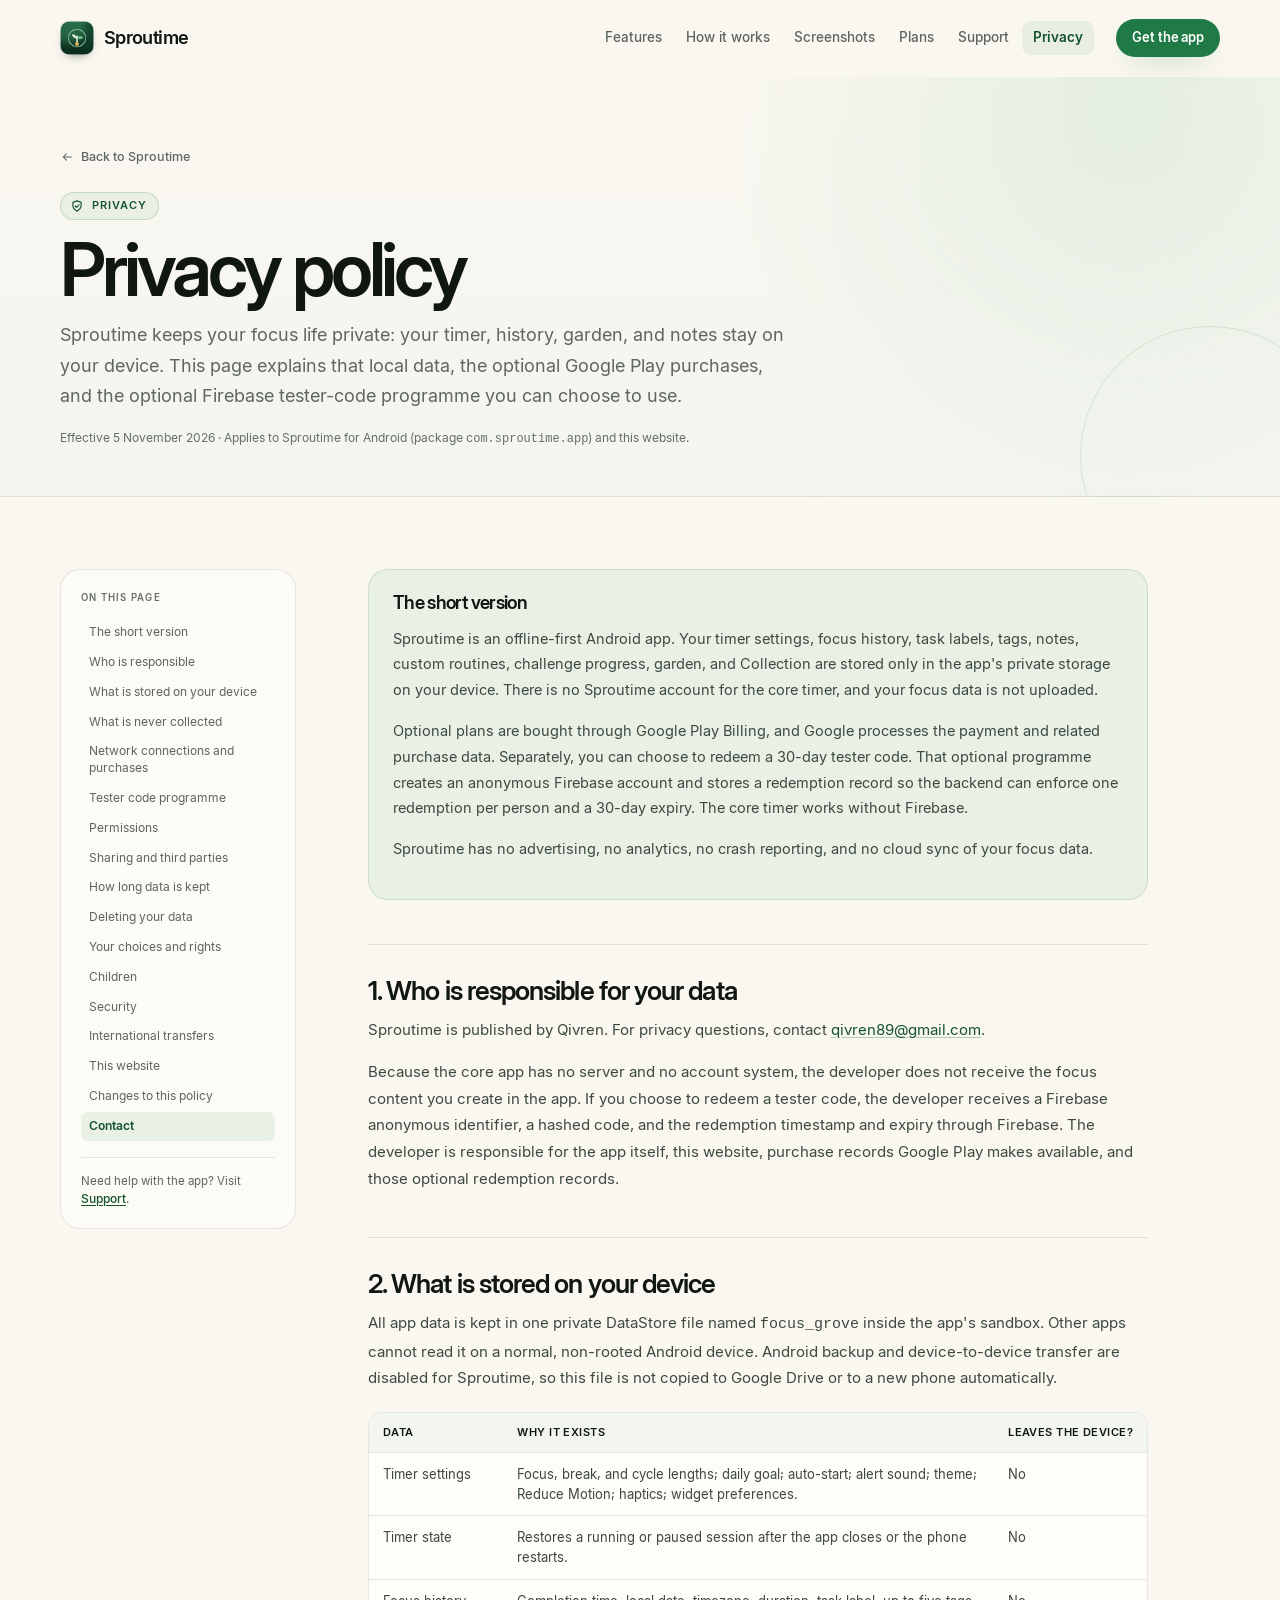
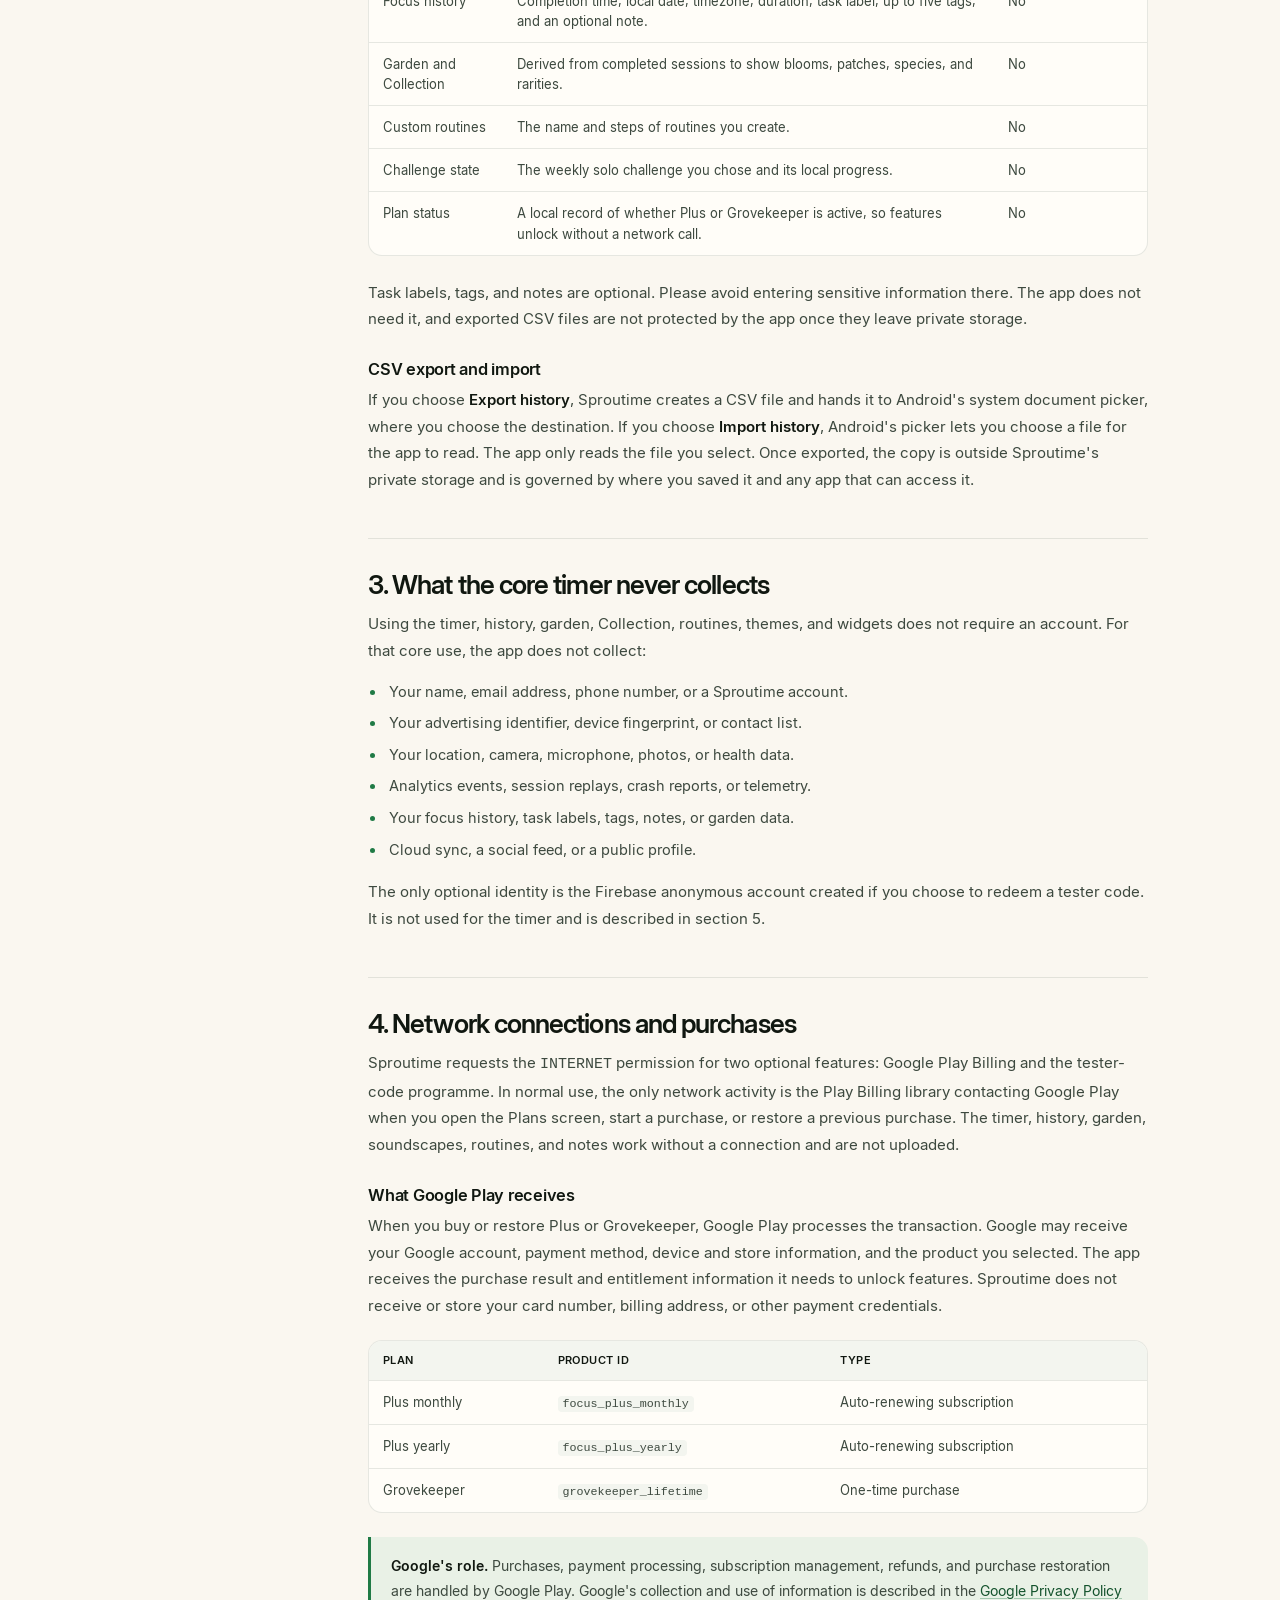
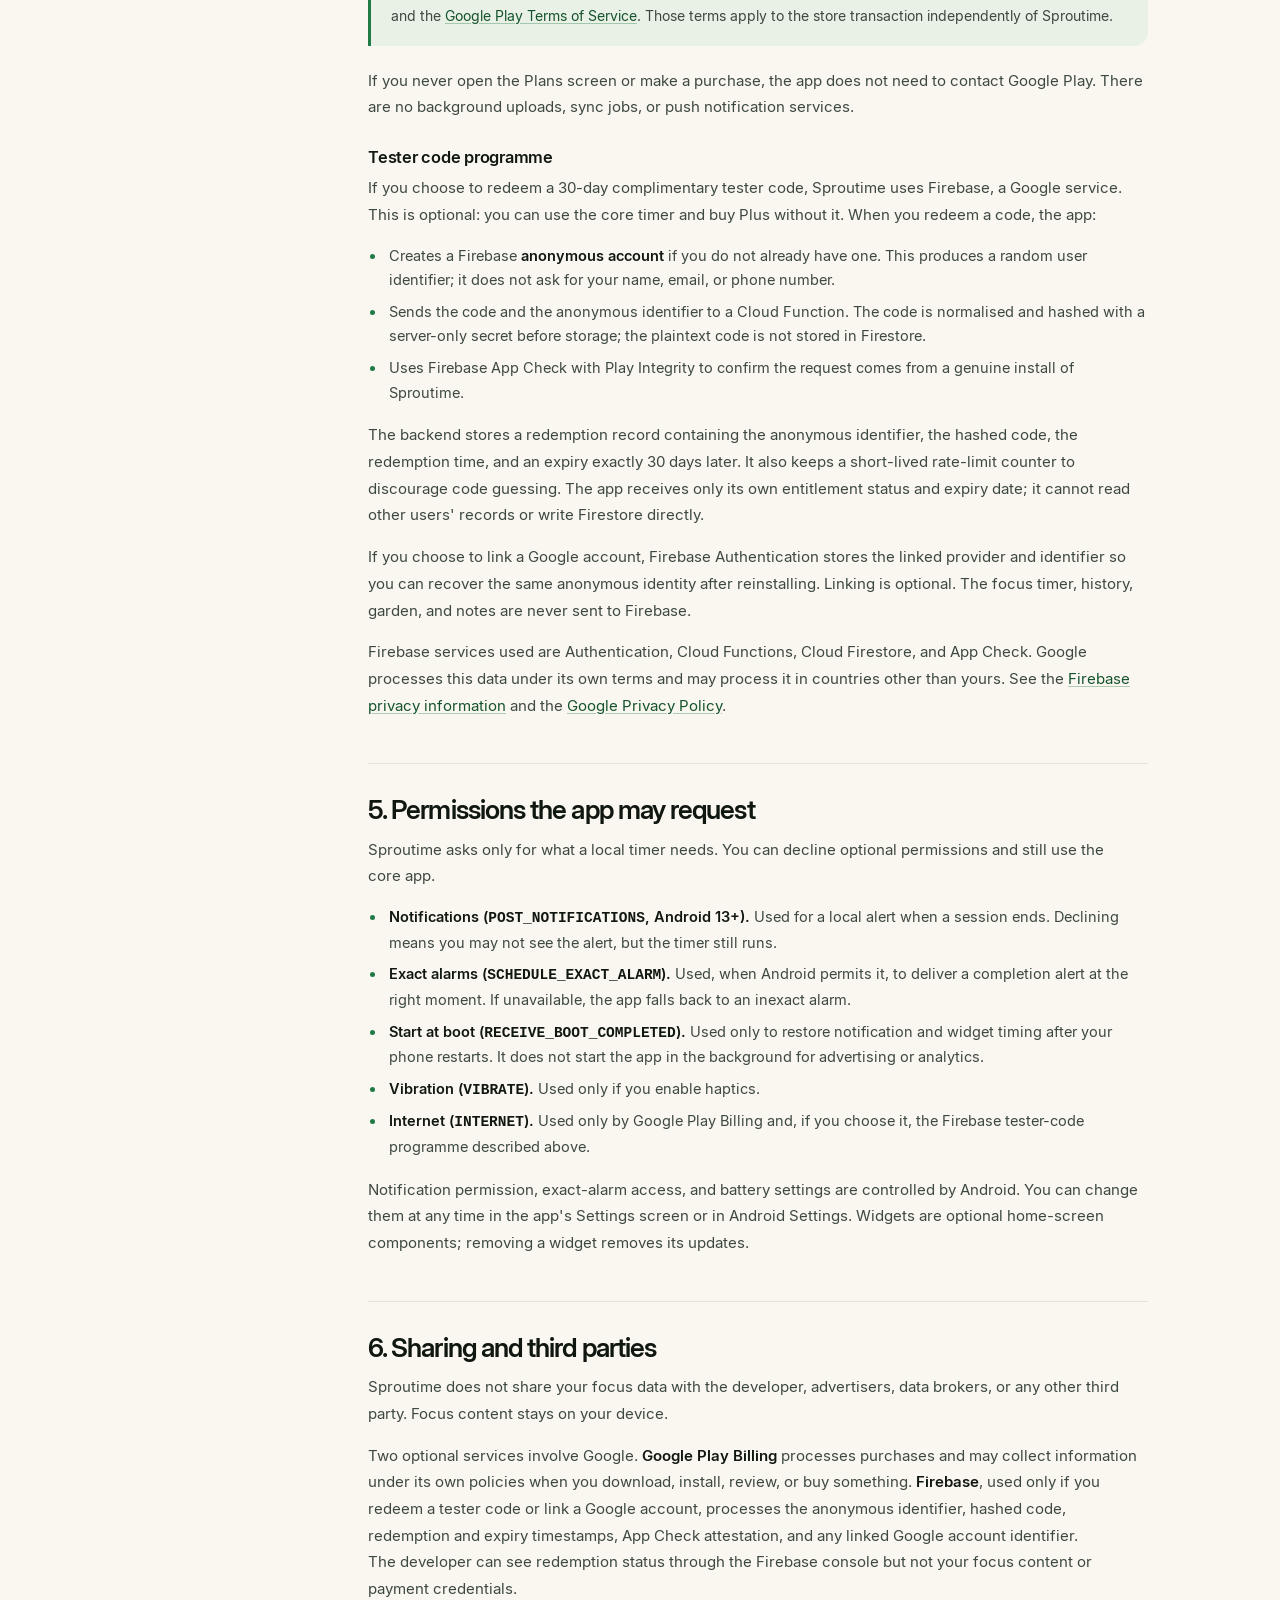
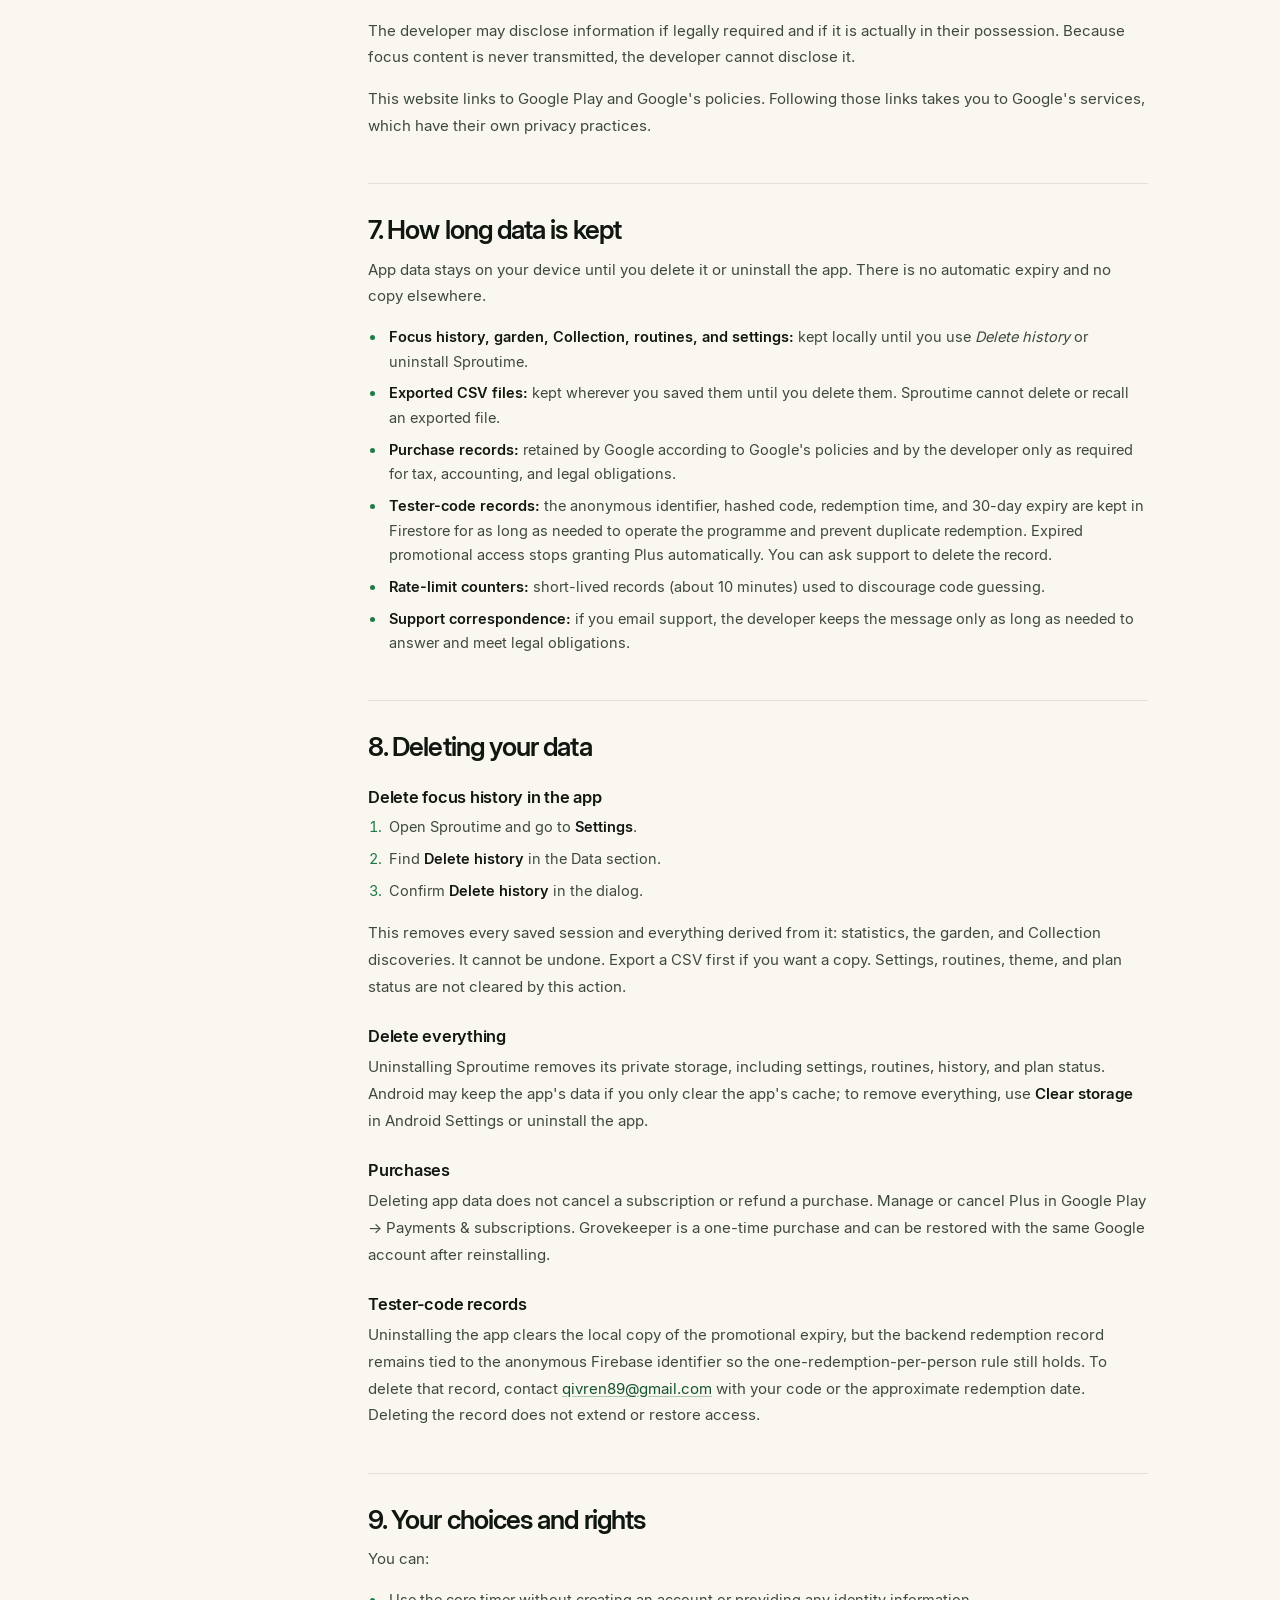
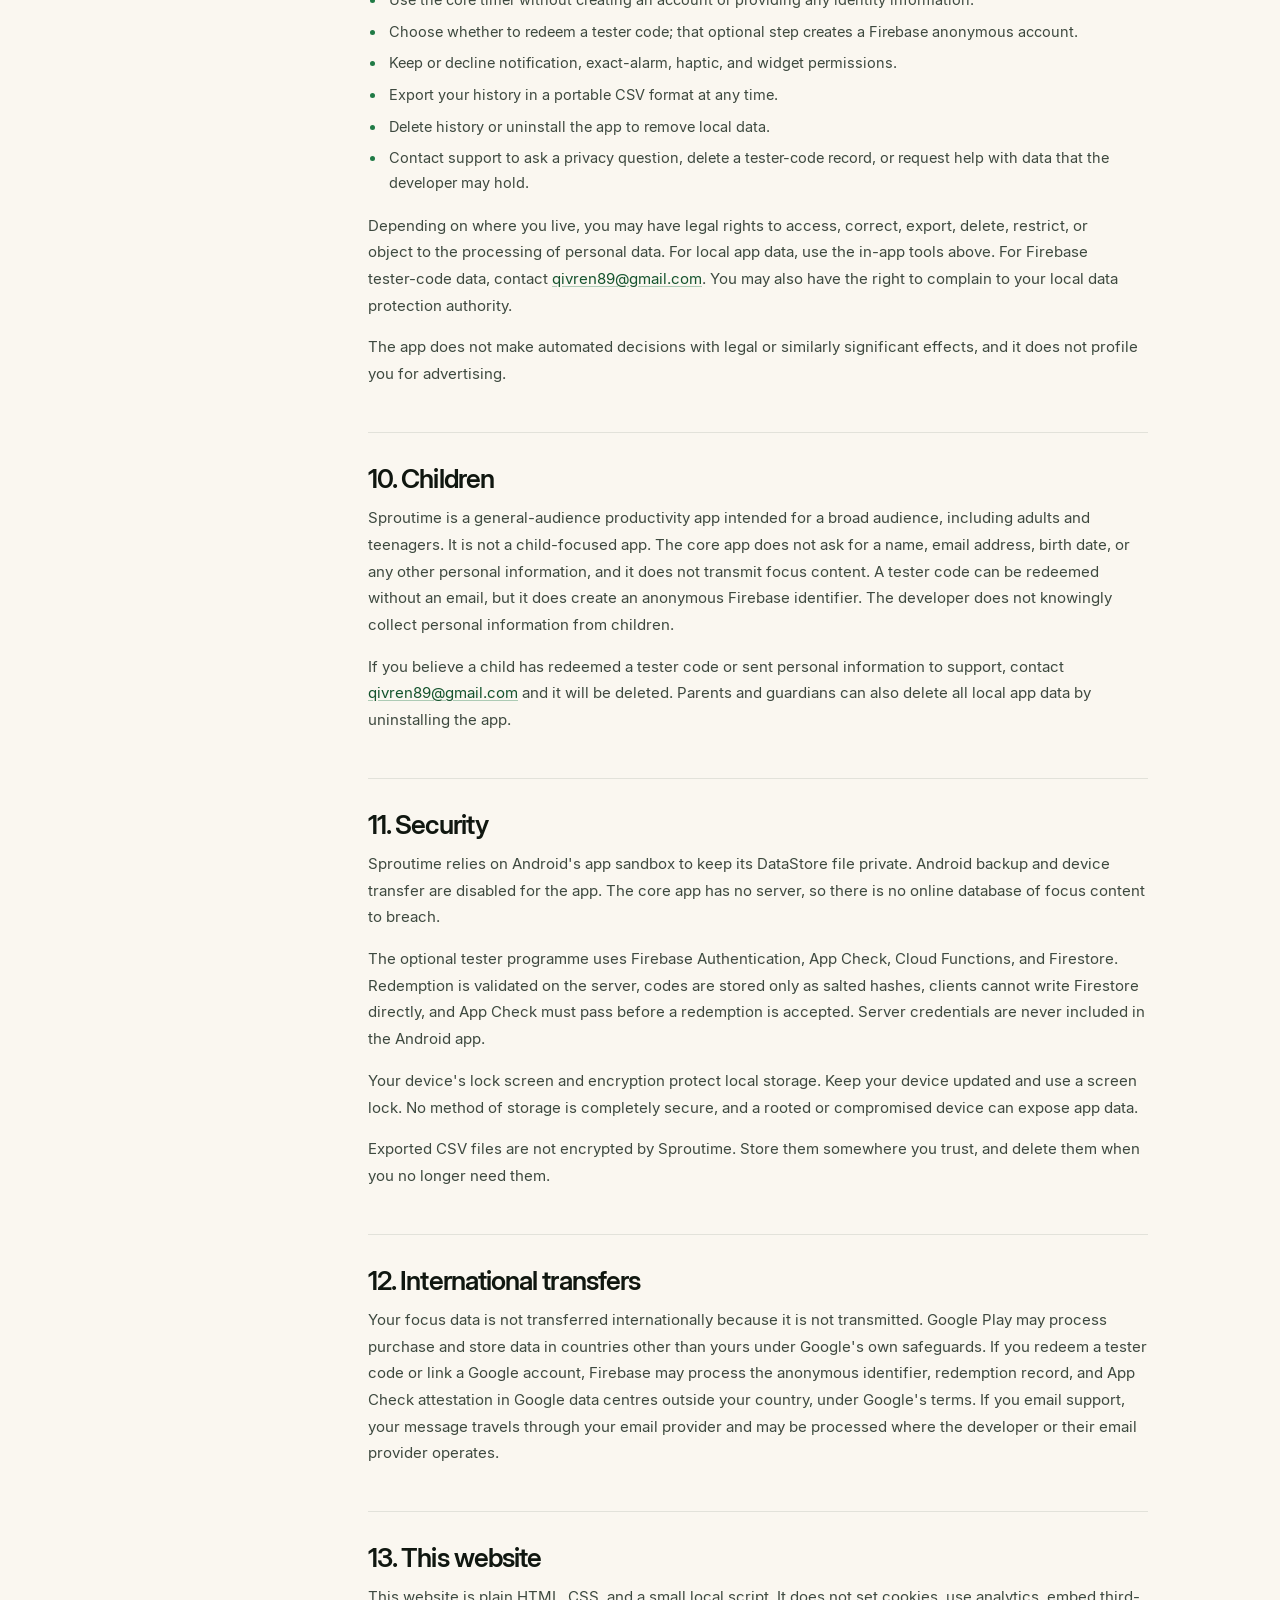
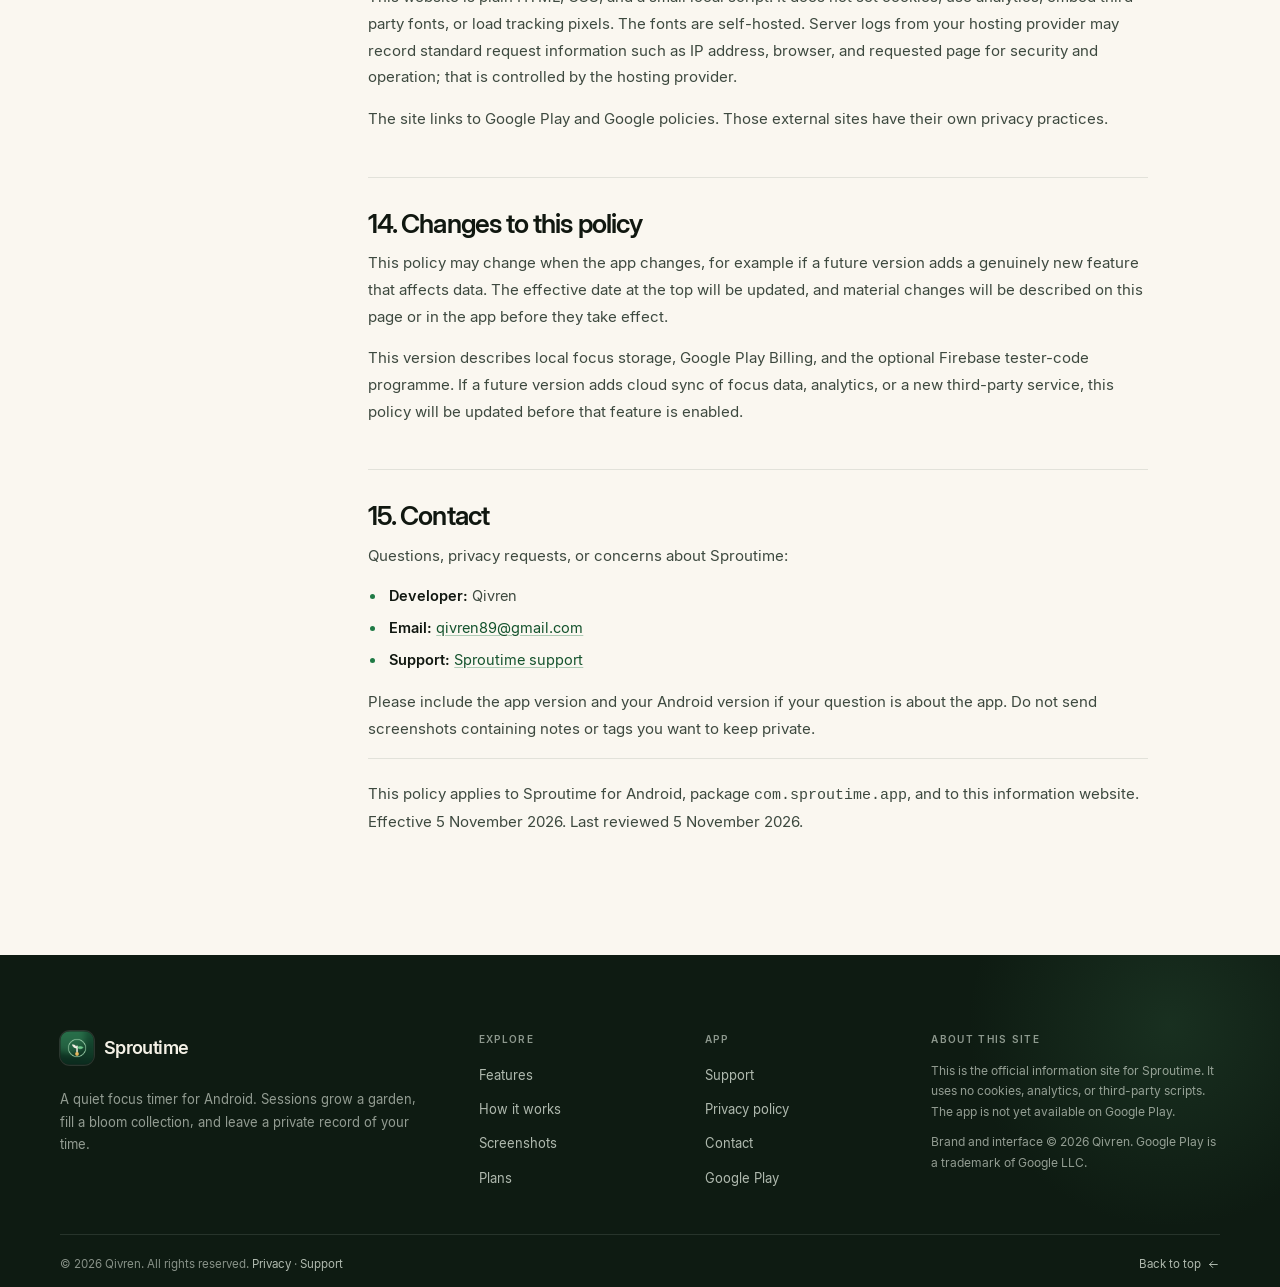
<file: privacy/index.html>
<!doctype html>
<html lang="en">
<head>
  <meta charset="utf-8">
  <meta name="viewport" content="width=device-width, initial-scale=1">
  <title>Privacy Policy — Sproutime</title>
  <meta name="description" content="How Sproutime for Android handles your data: local-only focus storage, optional Google Play purchases, and an optional Firebase tester-code programme.">
  <meta name="theme-color" content="#faf7f0">
  <link rel="icon" type="image/svg+xml" href="../assets/img/icon.svg">
  <link rel="icon" type="image/png" sizes="32x32" href="../assets/img/favicon-32.png">
  <link rel="apple-touch-icon" href="../assets/img/apple-touch-icon.png">
  <link rel="preload" href="../assets/fonts/Inter-Regular.woff2" as="font" type="font/woff2" crossorigin>
  <link rel="preload" href="../assets/fonts/InterDisplay-SemiBold.woff2" as="font" type="font/woff2" crossorigin>
  <link rel="stylesheet" href="../assets/css/styles.css?v=5">
  <meta property="og:type" content="article">
  <meta property="og:site_name" content="Sproutime">
  <meta property="og:title" content="Privacy Policy — Sproutime">
  <meta property="og:description" content="Sproutime keeps your focus history, garden, and notes on your device. Tester codes optionally use Firebase; no ads or analytics.">
  <meta property="og:url" content="https://qivren.github.io/Sproutime/privacy/">
  <meta property="og:image" content="https://qivren.github.io/Sproutime/assets/img/og-image.png">
  <meta name="twitter:card" content="summary_large_image">
  <meta name="twitter:image" content="https://qivren.github.io/Sproutime/assets/img/og-image.png">
  <link rel="canonical" href="https://qivren.github.io/Sproutime/privacy/">
</head>
<body>
  <a class="skip-link" href="#main">Skip to content</a>

  <svg class="svg-defs" xmlns="http://www.w3.org/2000/svg" aria-hidden="true" focusable="false">
    <symbol id="i-sprout" viewBox="0 0 24 24"><path d="M12 21v-8.5"/><path d="M12 13.5C12 9.4 9 6.8 4.8 6.8c0 4.1 2.7 6.7 7.2 6.7Z"/><path d="M12 11.4c0-3.6 2.9-6.2 7.2-6.2 0 3.9-2.7 6.2-7.2 6.2Z"/></symbol>
    <symbol id="i-shield" viewBox="0 0 24 24"><path d="M12 3.2l7 2.6v5.5c0 4.3-2.9 7.4-7 9.5-4.1-2.1-7-5.2-7-9.5V5.8l7-2.6Z"/><path d="M9 12l2.2 2.2L15.4 10"/></symbol>
    <symbol id="i-arrow" viewBox="0 0 24 24"><path d="M4.5 12h14M13 6.5l5.5 5.5L13 17.5"/></symbol>
    <symbol id="i-arrow-up" viewBox="0 0 24 24"><path d="M12 19V5M6.5 10.5L12 5l5.5 5.5"/></symbol>
    <symbol id="i-lock" viewBox="0 0 24 24"><rect x="4.5" y="10" width="15" height="10.5" rx="2.4"/><path d="M8.2 10V7.8a3.8 3.8 0 0 1 7.6 0V10"/><path d="M12 14v3"/></symbol>
    <symbol id="i-mail" viewBox="0 0 24 24"><rect x="3" y="5.5" width="18" height="13" rx="2.4"/><path d="M3.8 7.2L12 13l8.2-5.8"/></symbol>
    <symbol id="i-info" viewBox="0 0 24 24"><circle cx="12" cy="12" r="8.5"/><path d="M12 11v5M12 7.8v.4"/></symbol>
    <symbol id="i-check" viewBox="0 0 24 24"><path d="M4.5 12.5l4.7 4.7L19.5 6.8"/></symbol>
  </svg>

  <header class="site-header" data-header>
    <div class="shell header-inner">
      <a class="brand" href="../" aria-label="Sproutime home">
        <img src="../assets/img/icon-192.png" width="34" height="34" alt="" decoding="async">
        <span>Sproutime</span>
      </a>
      <nav class="site-nav" id="site-nav" aria-label="Primary">
        <a href="../#features">Features</a>
        <a href="../#how">How it works</a>
        <a href="../#screenshots">Screenshots</a>
        <a href="../#plans">Plans</a>
        <a href="../support/">Support</a>
        <a href="./" aria-current="page">Privacy</a>
      </nav>
      <div class="header-actions">
        <a class="btn btn--primary btn--small header-cta" href="../#get">Get the app</a>
        <button class="nav-toggle" type="button" aria-expanded="false" aria-controls="site-nav" aria-label="Open navigation" data-nav-toggle>
          <span></span><span></span><span></span>
        </button>
      </div>
    </div>
  </header>

  <main id="main">
    <section class="page-hero">
      <div class="shell">
        <a class="back-link" href="../"><svg class="icon" aria-hidden="true"><use href="#i-arrow"/></svg>Back to Sproutime</a>
        <p class="eyebrow"><svg class="icon" aria-hidden="true"><use href="#i-shield"/></svg>Privacy</p>
        <h1>Privacy policy</h1>
        <p class="page-lead">Sproutime keeps your focus life private: your timer, history, garden, and notes stay on your device. This page explains that local data, the optional Google Play purchases, and the optional Firebase tester-code programme you can choose to use.</p>
        <p class="page-meta">Effective <span data-effective-date>5 November 2026</span> · Applies to Sproutime for Android (package <code>com.sproutime.app</code>) and this website.</p>
      </div>
    </section>

    <div class="shell legal-layout">
      <aside class="toc" aria-label="On this page">
        <p class="toc-title">On this page</p>
        <nav>
          <a href="#summary">The short version</a>
          <a href="#who">Who is responsible</a>
          <a href="#stored">What is stored on your device</a>
          <a href="#not-collected">What is never collected</a>
          <a href="#network">Network connections and purchases</a>
          <a href="#testers">Tester code programme</a>
          <a href="#permissions">Permissions</a>
          <a href="#sharing">Sharing and third parties</a>
          <a href="#retention">How long data is kept</a>
          <a href="#deletion">Deleting your data</a>
          <a href="#choices">Your choices and rights</a>
          <a href="#children">Children</a>
          <a href="#security">Security</a>
          <a href="#transfers">International transfers</a>
          <a href="#website">This website</a>
          <a href="#changes">Changes to this policy</a>
          <a href="#contact">Contact</a>
        </nav>
        <p class="toc-note">Need help with the app? Visit <a href="../support/">Support</a>.</p>
      </aside>

      <div class="prose">
        <section class="summary-box" aria-labelledby="summary">
          <h2 id="summary">The short version</h2>
          <p>Sproutime is an offline-first Android app. Your timer settings, focus history, task labels, tags, notes, custom routines, challenge progress, garden, and Collection are stored only in the app's private storage on your device. There is no Sproutime account for the core timer, and your focus data is not uploaded.</p>
          <p>Optional plans are bought through Google Play Billing, and Google processes the payment and related purchase data. Separately, you can choose to redeem a 30-day tester code. That optional programme creates an anonymous Firebase account and stores a redemption record so the backend can enforce one redemption per person and a 30-day expiry. The core timer works without Firebase.</p>
          <p>Sproutime has no advertising, no analytics, no crash reporting, and no cloud sync of your focus data.</p>
        </section>

        <h2 id="who">1. Who is responsible for your data</h2>
        <p>Sproutime is published by <span data-developer-name>Qivren</span>. For privacy questions, contact <a href="mailto:qivren89@gmail.com" data-contact-email>qivren89@gmail.com</a>.</p>
        <p>Because the core app has no server and no account system, the developer does not receive the focus content you create in the app. If you choose to redeem a tester code, the developer receives a Firebase anonymous identifier, a hashed code, and the redemption timestamp and expiry through Firebase. The developer is responsible for the app itself, this website, purchase records Google Play makes available, and those optional redemption records.</p>

        <h2 id="stored">2. What is stored on your device</h2>
        <p>All app data is kept in one private DataStore file named <code>focus_grove</code> inside the app's sandbox. Other apps cannot read it on a normal, non-rooted Android device. Android backup and device-to-device transfer are disabled for Sproutime, so this file is not copied to Google Drive or to a new phone automatically.</p>

        <div class="table-wrap">
          <table class="legal-table">
            <caption class="sr-only">App data stored locally</caption>
            <thead>
              <tr><th scope="col">Data</th><th scope="col">Why it exists</th><th scope="col">Leaves the device?</th></tr>
            </thead>
            <tbody>
              <tr><td>Timer settings</td><td>Focus, break, and cycle lengths; daily goal; auto-start; alert sound; theme; Reduce Motion; haptics; widget preferences.</td><td>No</td></tr>
              <tr><td>Timer state</td><td>Restores a running or paused session after the app closes or the phone restarts.</td><td>No</td></tr>
              <tr><td>Focus history</td><td>Completion time, local date, timezone, duration, task label, up to five tags, and an optional note.</td><td>No</td></tr>
              <tr><td>Garden and Collection</td><td>Derived from completed sessions to show blooms, patches, species, and rarities.</td><td>No</td></tr>
              <tr><td>Custom routines</td><td>The name and steps of routines you create.</td><td>No</td></tr>
              <tr><td>Challenge state</td><td>The weekly solo challenge you chose and its local progress.</td><td>No</td></tr>
              <tr><td>Plan status</td><td>A local record of whether Plus or Grovekeeper is active, so features unlock without a network call.</td><td>No</td></tr>
            </tbody>
          </table>
        </div>

        <p>Task labels, tags, and notes are optional. Please avoid entering sensitive information there. The app does not need it, and exported CSV files are not protected by the app once they leave private storage.</p>

        <h3>CSV export and import</h3>
        <p>If you choose <strong>Export history</strong>, Sproutime creates a CSV file and hands it to Android's system document picker, where you choose the destination. If you choose <strong>Import history</strong>, Android's picker lets you choose a file for the app to read. The app only reads the file you select. Once exported, the copy is outside Sproutime's private storage and is governed by where you saved it and any app that can access it.</p>

        <h2 id="not-collected">3. What the core timer never collects</h2>
        <p>Using the timer, history, garden, Collection, routines, themes, and widgets does not require an account. For that core use, the app does not collect:</p>
        <ul>
          <li>Your name, email address, phone number, or a Sproutime account.</li>
          <li>Your advertising identifier, device fingerprint, or contact list.</li>
          <li>Your location, camera, microphone, photos, or health data.</li>
          <li>Analytics events, session replays, crash reports, or telemetry.</li>
          <li>Your focus history, task labels, tags, notes, or garden data.</li>
          <li>Cloud sync, a social feed, or a public profile.</li>
        </ul>
        <p>The only optional identity is the Firebase anonymous account created if you choose to redeem a tester code. It is not used for the timer and is described in section 5.</p>

        <h2 id="network">4. Network connections and purchases</h2>
        <p>Sproutime requests the <code>INTERNET</code> permission for two optional features: Google Play Billing and the tester-code programme. In normal use, the only network activity is the Play Billing library contacting Google Play when you open the Plans screen, start a purchase, or restore a previous purchase. The timer, history, garden, soundscapes, routines, and notes work without a connection and are not uploaded.</p>

        <h3>What Google Play receives</h3>
        <p>When you buy or restore Plus or Grovekeeper, Google Play processes the transaction. Google may receive your Google account, payment method, device and store information, and the product you selected. The app receives the purchase result and entitlement information it needs to unlock features. Sproutime does not receive or store your card number, billing address, or other payment credentials.</p>

        <div class="table-wrap">
          <table class="legal-table">
            <thead>
              <tr><th scope="col">Plan</th><th scope="col">Product ID</th><th scope="col">Type</th></tr>
            </thead>
            <tbody>
              <tr><td>Plus monthly</td><td><code>focus_plus_monthly</code></td><td>Auto-renewing subscription</td></tr>
              <tr><td>Plus yearly</td><td><code>focus_plus_yearly</code></td><td>Auto-renewing subscription</td></tr>
              <tr><td>Grovekeeper</td><td><code>grovekeeper_lifetime</code></td><td>One-time purchase</td></tr>
            </tbody>
          </table>
        </div>

        <div class="callout">
          <p><strong>Google's role.</strong> Purchases, payment processing, subscription management, refunds, and purchase restoration are handled by Google Play. Google's collection and use of information is described in the <a href="https://policies.google.com/privacy" rel="noopener noreferrer" target="_blank">Google Privacy Policy</a> and the <a href="https://play.google/play-terms/" rel="noopener noreferrer" target="_blank">Google Play Terms of Service</a>. Those terms apply to the store transaction independently of Sproutime.</p>
        </div>

        <p>If you never open the Plans screen or make a purchase, the app does not need to contact Google Play. There are no background uploads, sync jobs, or push notification services.</p>

        <h3 id="testers">Tester code programme</h3>
        <p>If you choose to redeem a 30-day complimentary tester code, Sproutime uses Firebase, a Google service. This is optional: you can use the core timer and buy Plus without it. When you redeem a code, the app:</p>
        <ul>
          <li>Creates a Firebase <strong>anonymous account</strong> if you do not already have one. This produces a random user identifier; it does not ask for your name, email, or phone number.</li>
          <li>Sends the code and the anonymous identifier to a Cloud Function. The code is normalised and hashed with a server-only secret before storage; the plaintext code is not stored in Firestore.</li>
          <li>Uses Firebase App Check with Play Integrity to confirm the request comes from a genuine install of Sproutime.</li>
        </ul>
        <p>The backend stores a redemption record containing the anonymous identifier, the hashed code, the redemption time, and an expiry exactly 30 days later. It also keeps a short-lived rate-limit counter to discourage code guessing. The app receives only its own entitlement status and expiry date; it cannot read other users' records or write Firestore directly.</p>
        <p>If you choose to link a Google account, Firebase Authentication stores the linked provider and identifier so you can recover the same anonymous identity after reinstalling. Linking is optional. The focus timer, history, garden, and notes are never sent to Firebase.</p>
        <p>Firebase services used are Authentication, Cloud Functions, Cloud Firestore, and App Check. Google processes this data under its own terms and may process it in countries other than yours. See the <a href="https://firebase.google.com/support/privacy" rel="noopener noreferrer" target="_blank">Firebase privacy information</a> and the <a href="https://policies.google.com/privacy" rel="noopener noreferrer" target="_blank">Google Privacy Policy</a>.</p>

        <h2 id="permissions">5. Permissions the app may request</h2>
        <p>Sproutime asks only for what a local timer needs. You can decline optional permissions and still use the core app.</p>

        <ul>
          <li><strong>Notifications (<code>POST_NOTIFICATIONS</code>, Android 13+).</strong> Used for a local alert when a session ends. Declining means you may not see the alert, but the timer still runs.</li>
          <li><strong>Exact alarms (<code>SCHEDULE_EXACT_ALARM</code>).</strong> Used, when Android permits it, to deliver a completion alert at the right moment. If unavailable, the app falls back to an inexact alarm.</li>
          <li><strong>Start at boot (<code>RECEIVE_BOOT_COMPLETED</code>).</strong> Used only to restore notification and widget timing after your phone restarts. It does not start the app in the background for advertising or analytics.</li>
          <li><strong>Vibration (<code>VIBRATE</code>).</strong> Used only if you enable haptics.</li>
          <li><strong>Internet (<code>INTERNET</code>).</strong> Used only by Google Play Billing and, if you choose it, the Firebase tester-code programme described above.</li>
        </ul>

        <p>Notification permission, exact-alarm access, and battery settings are controlled by Android. You can change them at any time in the app's Settings screen or in Android Settings. Widgets are optional home-screen components; removing a widget removes its updates.</p>

        <h2 id="sharing">6. Sharing and third parties</h2>
        <p>Sproutime does not share your focus data with the developer, advertisers, data brokers, or any other third party. Focus content stays on your device.</p>
        <p>Two optional services involve Google. <strong>Google Play Billing</strong> processes purchases and may collect information under its own policies when you download, install, review, or buy something. <strong>Firebase</strong>, used only if you redeem a tester code or link a Google account, processes the anonymous identifier, hashed code, redemption and expiry timestamps, App Check attestation, and any linked Google account identifier. The developer can see redemption status through the Firebase console but not your focus content or payment credentials.</p>
        <p>The developer may disclose information if legally required and if it is actually in their possession. Because focus content is never transmitted, the developer cannot disclose it.</p>
        <p>This website links to Google Play and Google's policies. Following those links takes you to Google's services, which have their own privacy practices.</p>

        <h2 id="retention">7. How long data is kept</h2>
        <p>App data stays on your device until you delete it or uninstall the app. There is no automatic expiry and no copy elsewhere.</p>
        <ul>
          <li><strong>Focus history, garden, Collection, routines, and settings:</strong> kept locally until you use <em>Delete history</em> or uninstall Sproutime.</li>
          <li><strong>Exported CSV files:</strong> kept wherever you saved them until you delete them. Sproutime cannot delete or recall an exported file.</li>
          <li><strong>Purchase records:</strong> retained by Google according to Google's policies and by the developer only as required for tax, accounting, and legal obligations.</li>
          <li><strong>Tester-code records:</strong> the anonymous identifier, hashed code, redemption time, and 30-day expiry are kept in Firestore for as long as needed to operate the programme and prevent duplicate redemption. Expired promotional access stops granting Plus automatically. You can ask support to delete the record.</li>
          <li><strong>Rate-limit counters:</strong> short-lived records (about 10 minutes) used to discourage code guessing.</li>
          <li><strong>Support correspondence:</strong> if you email support, the developer keeps the message only as long as needed to answer and meet legal obligations.</li>
        </ul>

        <h2 id="deletion">8. Deleting your data</h2>
        <h3>Delete focus history in the app</h3>
        <ol>
          <li>Open Sproutime and go to <strong>Settings</strong>.</li>
          <li>Find <strong>Delete history</strong> in the Data section.</li>
          <li>Confirm <strong>Delete history</strong> in the dialog.</li>
        </ol>
        <p>This removes every saved session and everything derived from it: statistics, the garden, and Collection discoveries. It cannot be undone. Export a CSV first if you want a copy. Settings, routines, theme, and plan status are not cleared by this action.</p>

        <h3>Delete everything</h3>
        <p>Uninstalling Sproutime removes its private storage, including settings, routines, history, and plan status. Android may keep the app's data if you only clear the app's cache; to remove everything, use <strong>Clear storage</strong> in Android Settings or uninstall the app.</p>

        <h3>Purchases</h3>
        <p>Deleting app data does not cancel a subscription or refund a purchase. Manage or cancel Plus in Google Play → Payments &amp; subscriptions. Grovekeeper is a one-time purchase and can be restored with the same Google account after reinstalling.</p>

        <h3>Tester-code records</h3>
        <p>Uninstalling the app clears the local copy of the promotional expiry, but the backend redemption record remains tied to the anonymous Firebase identifier so the one-redemption-per-person rule still holds. To delete that record, contact <a href="mailto:qivren89@gmail.com" data-contact-email>qivren89@gmail.com</a> with your code or the approximate redemption date. Deleting the record does not extend or restore access.</p>

        <h2 id="choices">9. Your choices and rights</h2>
        <p>You can:</p>
        <ul>
          <li>Use the core timer without creating an account or providing any identity information.</li>
          <li>Choose whether to redeem a tester code; that optional step creates a Firebase anonymous account.</li>
          <li>Keep or decline notification, exact-alarm, haptic, and widget permissions.</li>
          <li>Export your history in a portable CSV format at any time.</li>
          <li>Delete history or uninstall the app to remove local data.</li>
          <li>Contact support to ask a privacy question, delete a tester-code record, or request help with data that the developer may hold.</li>
        </ul>
        <p>Depending on where you live, you may have legal rights to access, correct, export, delete, restrict, or object to the processing of personal data. For local app data, use the in-app tools above. For Firebase tester-code data, contact <a href="mailto:qivren89@gmail.com" data-contact-email>qivren89@gmail.com</a>. You may also have the right to complain to your local data protection authority.</p>
        <p>The app does not make automated decisions with legal or similarly significant effects, and it does not profile you for advertising.</p>

        <h2 id="children">10. Children</h2>
        <p>Sproutime is a general-audience productivity app intended for a broad audience, including adults and teenagers. It is not a child-focused app. The core app does not ask for a name, email address, birth date, or any other personal information, and it does not transmit focus content. A tester code can be redeemed without an email, but it does create an anonymous Firebase identifier. The developer does not knowingly collect personal information from children.</p>
        <p>If you believe a child has redeemed a tester code or sent personal information to support, contact <a href="mailto:qivren89@gmail.com" data-contact-email>qivren89@gmail.com</a> and it will be deleted. Parents and guardians can also delete all local app data by uninstalling the app.</p>

        <h2 id="security">11. Security</h2>
        <p>Sproutime relies on Android's app sandbox to keep its DataStore file private. Android backup and device transfer are disabled for the app. The core app has no server, so there is no online database of focus content to breach.</p>
        <p>The optional tester programme uses Firebase Authentication, App Check, Cloud Functions, and Firestore. Redemption is validated on the server, codes are stored only as salted hashes, clients cannot write Firestore directly, and App Check must pass before a redemption is accepted. Server credentials are never included in the Android app.</p>
        <p>Your device's lock screen and encryption protect local storage. Keep your device updated and use a screen lock. No method of storage is completely secure, and a rooted or compromised device can expose app data.</p>
        <p>Exported CSV files are not encrypted by Sproutime. Store them somewhere you trust, and delete them when you no longer need them.</p>

        <h2 id="transfers">12. International transfers</h2>
        <p>Your focus data is not transferred internationally because it is not transmitted. Google Play may process purchase and store data in countries other than yours under Google's own safeguards. If you redeem a tester code or link a Google account, Firebase may process the anonymous identifier, redemption record, and App Check attestation in Google data centres outside your country, under Google's terms. If you email support, your message travels through your email provider and may be processed where the developer or their email provider operates.</p>

        <h2 id="website">13. This website</h2>
        <p>This website is plain HTML, CSS, and a small local script. It does not set cookies, use analytics, embed third-party fonts, or load tracking pixels. The fonts are self-hosted. Server logs from your hosting provider may record standard request information such as IP address, browser, and requested page for security and operation; that is controlled by the hosting provider.</p>
        <p>The site links to Google Play and Google policies. Those external sites have their own privacy practices.</p>

        <h2 id="changes">14. Changes to this policy</h2>
        <p>This policy may change when the app changes, for example if a future version adds a genuinely new feature that affects data. The effective date at the top will be updated, and material changes will be described on this page or in the app before they take effect.</p>
        <p>This version describes local focus storage, Google Play Billing, and the optional Firebase tester-code programme. If a future version adds cloud sync of focus data, analytics, or a new third-party service, this policy will be updated before that feature is enabled.</p>

        <h2 id="contact">15. Contact</h2>
        <p>Questions, privacy requests, or concerns about Sproutime:</p>
        <ul>
          <li><strong>Developer:</strong> <span data-developer-name>Qivren</span></li>
          <li><strong>Email:</strong> <a href="mailto:qivren89@gmail.com" data-contact-email>qivren89@gmail.com</a></li>
          <li><strong>Support:</strong> <a href="../support/">Sproutime support</a></li>
        </ul>
        <p>Please include the app version and your Android version if your question is about the app. Do not send screenshots containing notes or tags you want to keep private.</p>

        <p class="policy-foot">This policy applies to Sproutime for Android, package <code>com.sproutime.app</code>, and to this information website. Effective <span data-effective-date>5 November 2026</span>. Last reviewed <span data-effective-date>5 November 2026</span>.</p>
      </div>
    </div>
  </main>

  <footer class="site-footer">
    <div class="shell">
      <div class="footer-main">
        <div class="footer-brand">
          <a class="brand" href="../" aria-label="Sproutime home">
            <img src="../assets/img/icon-192.png" width="34" height="34" alt="" loading="lazy" decoding="async">
            <span>Sproutime</span>
          </a>
          <p>A quiet focus timer for Android. Sessions grow a garden, fill a bloom collection, and leave a private record of your time.</p>
        </div>
        <nav class="footer-col" aria-label="Explore">
          <h2>Explore</h2>
          <ul>
            <li><a href="../#features">Features</a></li>
            <li><a href="../#how">How it works</a></li>
            <li><a href="../#screenshots">Screenshots</a></li>
            <li><a href="../#plans">Plans</a></li>
          </ul>
        </nav>
        <nav class="footer-col" aria-label="App">
          <h2>App</h2>
          <ul>
            <li><a href="../support/">Support</a></li>
            <li><a href="./">Privacy policy</a></li>
            <li><a href="../support/#contact">Contact</a></li>
            <li><a href="../#get" data-play-link>Google Play</a></li>
          </ul>
        </nav>
        <div class="footer-col footer-note">
          <h2>About this site</h2>
          <p>This is the official information site for Sproutime. It uses no cookies, analytics, or third-party scripts. The app is not yet available on Google Play.</p>
          <p style="margin-top:10px">Brand and interface © <span data-year>2026</span> Qivren. Google Play is a trademark of Google LLC.</p>
        </div>
      </div>
      <div class="footer-bottom">
        <p>© <span data-year>2026</span> Qivren. All rights reserved. <a href="./">Privacy</a> · <a href="../support/">Support</a></p>
        <a class="to-top" href="#main">Back to top <svg class="icon" aria-hidden="true"><use href="#i-arrow-up"/></svg></a>
      </div>
    </div>
  </footer>

  <script src="../assets/js/main.js" defer></script>
</body>
</html>
</file>
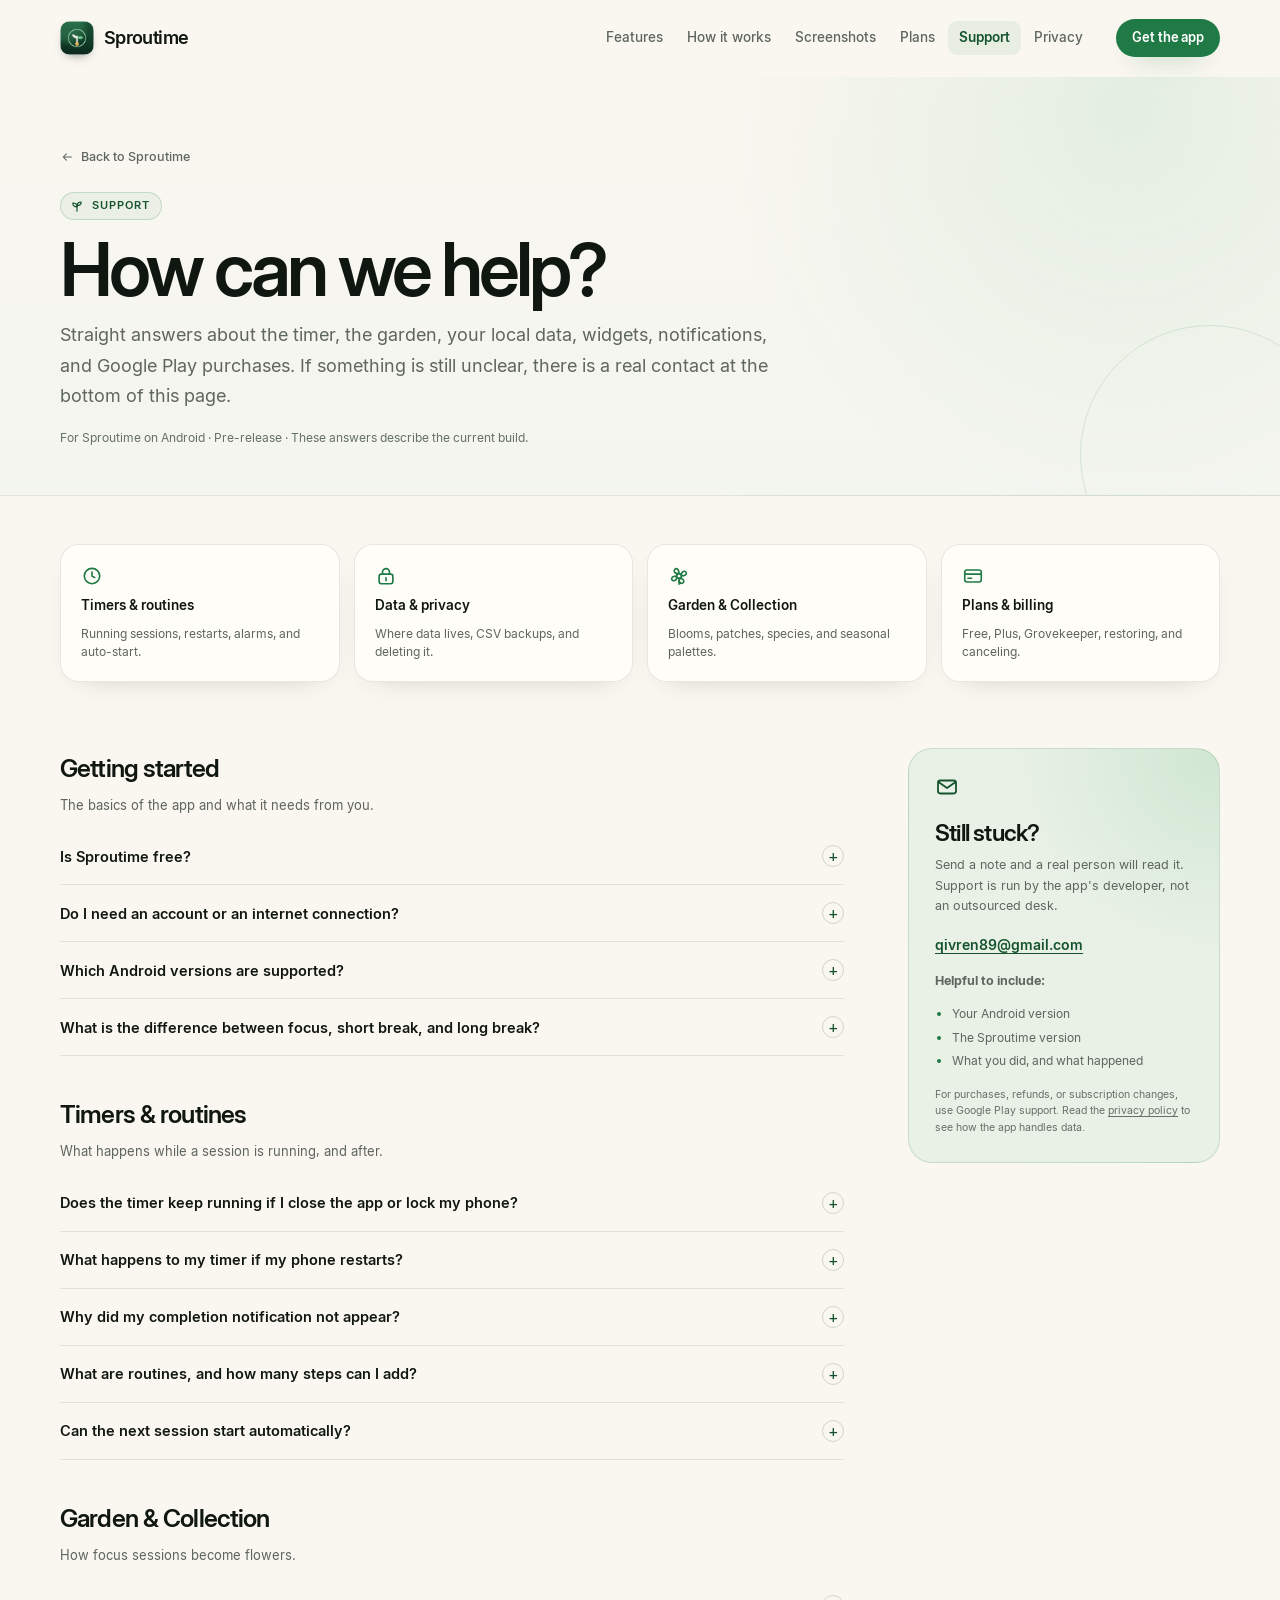
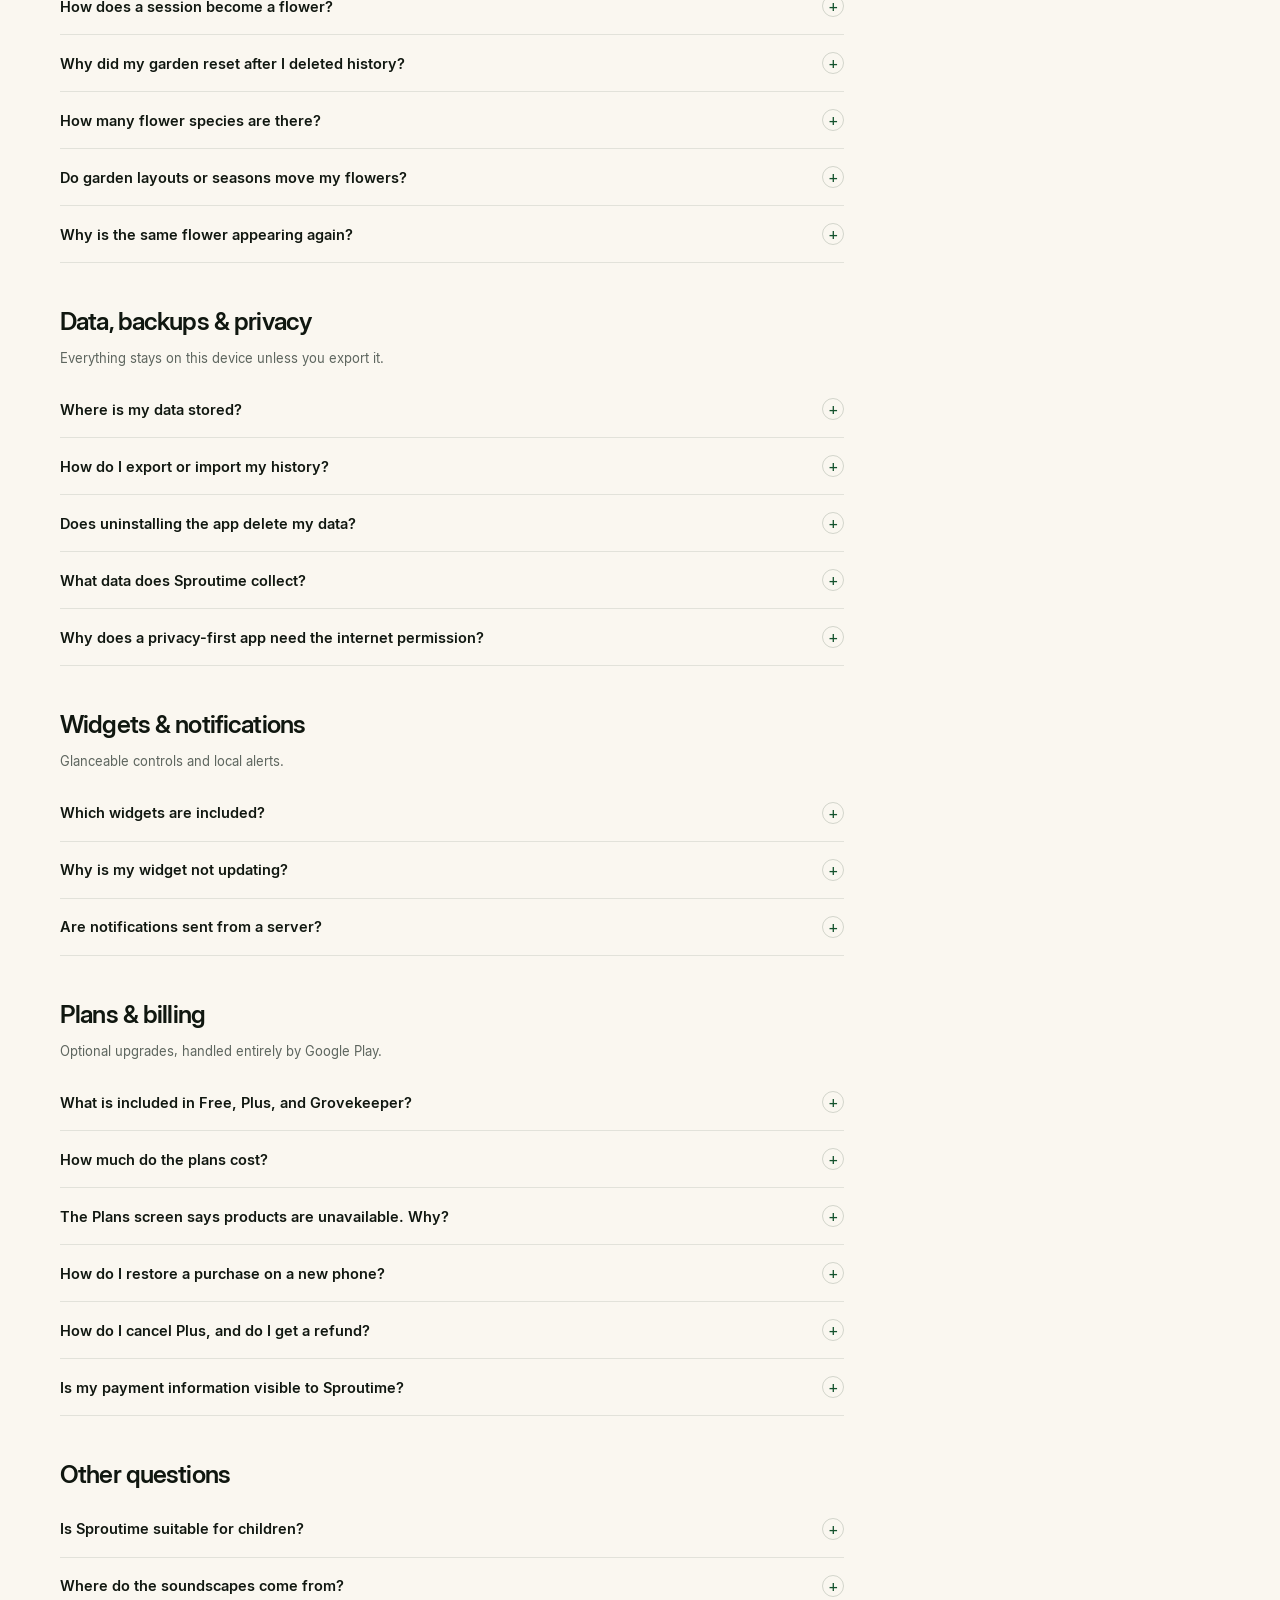
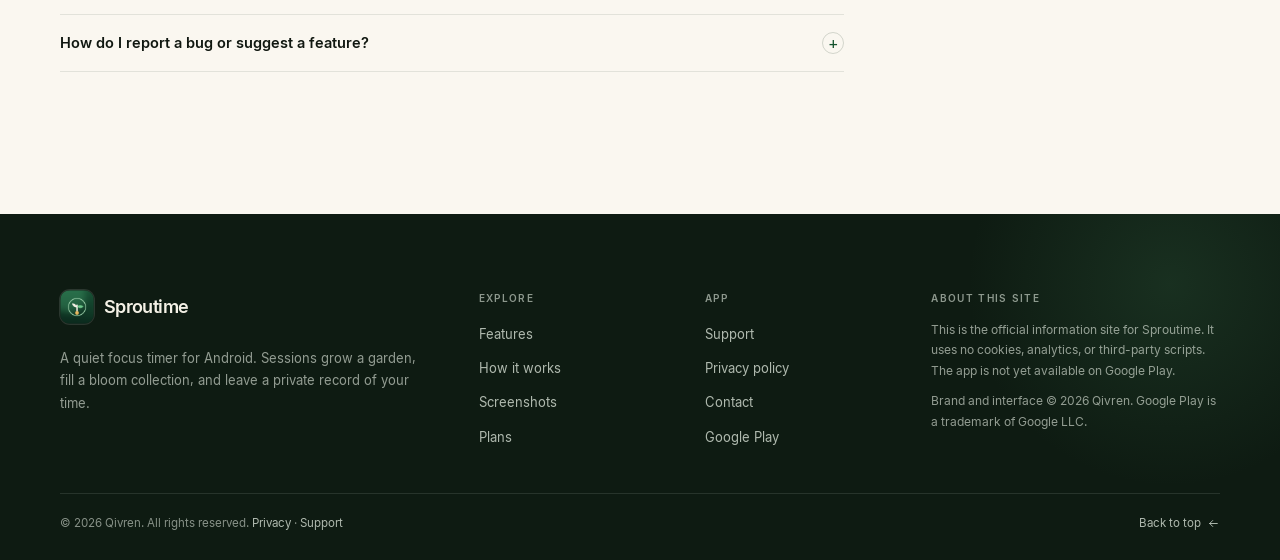
<file: support/index.html>
<!doctype html>
<html lang="en">
<head>
  <meta charset="utf-8">
  <meta name="viewport" content="width=device-width, initial-scale=1">
  <title>Support — Sproutime</title>
  <meta name="description" content="Answers about Sproutime timers, routines, the garden, widgets, local data, CSV backups, notifications, and Google Play purchases.">
  <meta name="theme-color" content="#faf7f0">
  <link rel="icon" type="image/svg+xml" href="../assets/img/icon.svg">
  <link rel="icon" type="image/png" sizes="32x32" href="../assets/img/favicon-32.png">
  <link rel="apple-touch-icon" href="../assets/img/apple-touch-icon.png">
  <link rel="preload" href="../assets/fonts/Inter-Regular.woff2" as="font" type="font/woff2" crossorigin>
  <link rel="preload" href="../assets/fonts/InterDisplay-SemiBold.woff2" as="font" type="font/woff2" crossorigin>
  <link rel="stylesheet" href="../assets/css/styles.css?v=5">
  <meta property="og:type" content="article">
  <meta property="og:site_name" content="Sproutime">
  <meta property="og:title" content="Support — Sproutime">
  <meta property="og:description" content="Help with Sproutime timers, the garden, local data, widgets, notifications, and purchases.">
  <meta property="og:url" content="https://qivren.github.io/Sproutime/support/">
  <meta property="og:image" content="https://qivren.github.io/Sproutime/assets/img/og-image.png">
  <meta name="twitter:card" content="summary_large_image">
  <meta name="twitter:image" content="https://qivren.github.io/Sproutime/assets/img/og-image.png">
  <link rel="canonical" href="https://qivren.github.io/Sproutime/support/">
</head>
<body>
  <a class="skip-link" href="#main">Skip to content</a>

  <svg class="svg-defs" xmlns="http://www.w3.org/2000/svg" aria-hidden="true" focusable="false">
    <symbol id="i-sprout" viewBox="0 0 24 24"><path d="M12 21v-8.5"/><path d="M12 13.5C12 9.4 9 6.8 4.8 6.8c0 4.1 2.7 6.7 7.2 6.7Z"/><path d="M12 11.4c0-3.6 2.9-6.2 7.2-6.2 0 3.9-2.7 6.2-7.2 6.2Z"/></symbol>
    <symbol id="i-shield" viewBox="0 0 24 24"><path d="M12 3.2l7 2.6v5.5c0 4.3-2.9 7.4-7 9.5-4.1-2.1-7-5.2-7-9.5V5.8l7-2.6Z"/><path d="M9 12l2.2 2.2L15.4 10"/></symbol>
    <symbol id="i-arrow" viewBox="0 0 24 24"><path d="M4.5 12h14M13 6.5l5.5 5.5L13 17.5"/></symbol>
    <symbol id="i-arrow-up" viewBox="0 0 24 24"><path d="M12 19V5M6.5 10.5L12 5l5.5 5.5"/></symbol>
    <symbol id="i-mail" viewBox="0 0 24 24"><rect x="3" y="5.5" width="18" height="13" rx="2.4"/><path d="M3.8 7.2L12 13l8.2-5.8"/></symbol>
    <symbol id="i-clock" viewBox="0 0 24 24"><circle cx="12" cy="12" r="8.4"/><path d="M12 7.6V12l3 1.8"/></symbol>
    <symbol id="i-flower" viewBox="0 0 24 24"><circle cx="12" cy="12" r="2.6"/><path d="M12 9.4c0-3.3-1.2-5.4-2.9-5.4-1.6 0-2.7 1.6-2.1 3.3.5 1.4 2.2 2.3 5 2.1Z"/><path d="M14.6 12c3.3 0 5.4-1.2 5.4-2.9 0-1.6-1.6-2.7-3.3-2.1-1.4.5-2.3 2.2-2.1 5Z"/><path d="M12 14.6c0 3.3 1.2 5.4 2.9 5.4 1.6 0 2.7-1.6 2.1-3.3-.5-1.4-2.2-2.3-5-2.1Z"/><path d="M9.4 12c-3.3 0-5.4 1.2-5.4 2.9 0 1.6 1.6 2.7 3.3 2.1 1.4-.5 2.3-2.2 2.1-5Z"/><path d="M12 17.2V21"/></symbol>
    <symbol id="i-chart" viewBox="0 0 24 24"><path d="M4 20h16"/><path d="M7 20V12M12 20V6M17 20v-5"/></symbol>
    <symbol id="i-widget" viewBox="0 0 24 24"><rect x="3.5" y="3.5" width="7" height="7" rx="2"/><rect x="13.5" y="3.5" width="7" height="7" rx="2"/><rect x="3.5" y="13.5" width="7" height="7" rx="2"/><rect x="13.5" y="13.5" width="7" height="7" rx="2"/></symbol>
    <symbol id="i-card" viewBox="0 0 24 24"><rect x="3" y="5.5" width="18" height="13" rx="2.4"/><path d="M3 10h18M6.5 14.5h4"/></symbol>
    <symbol id="i-info" viewBox="0 0 24 24"><circle cx="12" cy="12" r="8.5"/><path d="M12 11v5M12 7.8v.4"/></symbol>
    <symbol id="i-lock" viewBox="0 0 24 24"><rect x="4.5" y="10" width="15" height="10.5" rx="2.4"/><path d="M8.2 10V7.8a3.8 3.8 0 0 1 7.6 0V10"/><path d="M12 14v3"/></symbol>
    <symbol id="i-check" viewBox="0 0 24 24"><path d="M4.5 12.5l4.7 4.7L19.5 6.8"/></symbol>
    <symbol id="i-external" viewBox="0 0 24 24"><path d="M14 4.5h5.5V10"/><path d="M19.5 4.5L11 13"/><path d="M18 14v4.2a1.8 1.8 0 0 1-1.8 1.8H5.8A1.8 1.8 0 0 1 4 18.2V7.8A1.8 1.8 0 0 1 5.8 6H10"/></symbol>
  </svg>

  <header class="site-header" data-header>
    <div class="shell header-inner">
      <a class="brand" href="../" aria-label="Sproutime home">
        <img src="../assets/img/icon-192.png" width="34" height="34" alt="" decoding="async">
        <span>Sproutime</span>
      </a>
      <nav class="site-nav" id="site-nav" aria-label="Primary">
        <a href="../#features">Features</a>
        <a href="../#how">How it works</a>
        <a href="../#screenshots">Screenshots</a>
        <a href="../#plans">Plans</a>
        <a href="./" aria-current="page">Support</a>
        <a href="../privacy/">Privacy</a>
      </nav>
      <div class="header-actions">
        <a class="btn btn--primary btn--small header-cta" href="../#get">Get the app</a>
        <button class="nav-toggle" type="button" aria-expanded="false" aria-controls="site-nav" aria-label="Open navigation" data-nav-toggle>
          <span></span><span></span><span></span>
        </button>
      </div>
    </div>
  </header>

  <main id="main">
    <section class="page-hero">
      <div class="shell">
        <a class="back-link" href="../"><svg class="icon" aria-hidden="true"><use href="#i-arrow"/></svg>Back to Sproutime</a>
        <p class="eyebrow"><svg class="icon" aria-hidden="true"><use href="#i-sprout"/></svg>Support</p>
        <h1>How can we help?</h1>
        <p class="page-lead">Straight answers about the timer, the garden, your local data, widgets, notifications, and Google Play purchases. If something is still unclear, there is a real contact at the bottom of this page.</p>
        <p class="page-meta">For Sproutime on Android · Pre-release · These answers describe the current build.</p>
      </div>
    </section>

    <div class="shell" style="padding-top:clamp(32px,4vw,48px)">
      <div class="help-grid">
        <a class="help-card" href="#timers">
          <svg class="icon" aria-hidden="true"><use href="#i-clock"/></svg>
          <strong>Timers &amp; routines</strong>
          <span>Running sessions, restarts, alarms, and auto-start.</span>
        </a>
        <a class="help-card" href="#data">
          <svg class="icon" aria-hidden="true"><use href="#i-lock"/></svg>
          <strong>Data &amp; privacy</strong>
          <span>Where data lives, CSV backups, and deleting it.</span>
        </a>
        <a class="help-card" href="#garden">
          <svg class="icon" aria-hidden="true"><use href="#i-flower"/></svg>
          <strong>Garden &amp; Collection</strong>
          <span>Blooms, patches, species, and seasonal palettes.</span>
        </a>
        <a class="help-card" href="#billing">
          <svg class="icon" aria-hidden="true"><use href="#i-card"/></svg>
          <strong>Plans &amp; billing</strong>
          <span>Free, Plus, Grovekeeper, restoring, and canceling.</span>
        </a>
      </div>

      <div class="support-layout">
        <div class="faq">
          <section class="faq-group" id="start">
            <h2>Getting started</h2>
            <p>The basics of the app and what it needs from you.</p>

            <details>
              <summary>Is Sproutime free?</summary>
              <div class="faq-answer">
                <p>Yes. The core of Sproutime is free forever: focus and break timers, history and day logs, stats, CSV export and import, every theme, accessibility settings, and your garden.</p>
                <p>Plus is an optional subscription that adds guided and custom routines, soundscapes, weekly challenges, Year in Focus, widget tints and content controls, and garden layouts and seasons. Grovekeeper is a one-time purchase that includes every Plus feature permanently.</p>
              </div>
            </details>

            <details>
              <summary>Do I need an account or an internet connection?</summary>
              <div class="faq-answer">
                <p>No account is needed for the timer. There is no sign-up, login, email, or profile for normal use. The app works offline, including the timer, history, garden, routines, and bundled soundscapes.</p>
                <p>Google Play Billing needs a connection when you open the Plans screen, buy a plan, or restore a purchase. If you choose to redeem a 30-day tester code, Sproutime creates an optional Firebase anonymous account; that is the only time identity data is involved, and it is still optional.</p>
              </div>
            </details>

            <details>
              <summary>Which Android versions are supported?</summary>
              <div class="faq-answer">
                <p>Sproutime supports Android 8.0 (API 26) and later. It is designed and tested for recent Android versions and uses Material 3 styling with the app's own warm paper palette.</p>
              </div>
            </details>

            <details>
              <summary>What is the difference between focus, short break, and long break?</summary>
              <div class="faq-answer">
                <p>Focus is the work interval. Short break is the pause between focus sessions. Long break comes after your chosen number of focus sessions in a cycle. All three lengths, and the number of sessions per cycle, can be changed in Settings in one-minute steps.</p>
                <p>Only completed focus sessions grow a bloom. Breaks are for rest and never add or remove plants.</p>
              </div>
            </details>
          </section>

          <section class="faq-group" id="timers">
            <h2>Timers &amp; routines</h2>
            <p>What happens while a session is running, and after.</p>

            <details>
              <summary>Does the timer keep running if I close the app or lock my phone?</summary>
              <div class="faq-answer">
                <p>Yes. The running session is saved locally, so closing the app or locking the screen does not stop it. Reopening Sproutime restores the countdown, and the home-screen widget can show and control it.</p>
                <p>A completion is recorded once per session, even if the app and the notification both try to finalize it at the same moment.</p>
              </div>
            </details>

            <details>
              <summary>What happens to my timer if my phone restarts?</summary>
              <div class="faq-answer">
                <p>Sproutime saves the session and restores it after a restart. Within a single boot it uses Android's monotonic clock so the countdown cannot be thrown off by a time-zone or clock change; after a reboot it falls back to the wall clock.</p>
                <p>Alarm and widget updates are rescheduled after boot. If the session finished while the phone was off, the app reconciles the saved state the next time it runs.</p>
              </div>
            </details>

            <details>
              <summary>Why did my completion notification not appear?</summary>
              <div class="faq-answer">
                <p>Check three things:</p>
                <ul>
                  <li>Android's notification permission for Sproutime. Settings inside the app shows whether notifications are allowed or blocked, with a shortcut to Android's notification settings.</li>
                  <li>Exact-alarm access. If Android does not allow exact alarms, Sproutime falls back to an inexact alarm, which can arrive a little late.</li>
                  <li>Battery restrictions. Some phone makers pause background work aggressively. Allow Sproutime to run in the background if alerts are consistently late.</li>
                </ul>
                <p>The timer itself still completes and records the session even when the alert is delayed or blocked.</p>
              </div>
            </details>

            <details>
              <summary>What are routines, and how many steps can I add?</summary>
              <div class="faq-answer">
                <p>Routines run a sequence of focus and break blocks automatically and carry your task through the sequence. The four built-in routines are Classic, Deep Work, Study, and Short Reset.</p>
                <p>Plus adds custom routines. You can name a sequence and add focus and break steps in one-minute increments, up to 24 steps per routine. Custom routines are saved on your device.</p>
              </div>
            </details>

            <details>
              <summary>Can the next session start automatically?</summary>
              <div class="faq-answer">
                <p>Yes. Turn on <strong>Auto-start next session</strong> in Settings and the next break, then the next focus, begins without pressing Continue. It is off by default, so a session never starts without you unless you asked it to.</p>
              </div>
            </details>
          </section>

          <section class="faq-group" id="garden">
            <h2>Garden &amp; Collection</h2>
            <p>How focus sessions become flowers.</p>

            <details>
              <summary>How does a session become a flower?</summary>
              <div class="faq-answer">
                <p>Complete a focus session and one bloom is added to the current patch. Each patch holds twelve blooms; when it is full, the next bloom starts a new patch. Older patches are kept and can be reached by swiping.</p>
                <p>Breaks and interrupted sessions never take a flower away. Deleting your history is the only action that clears the garden.</p>
              </div>
            </details>

            <details>
              <summary>Why did my garden reset after I deleted history?</summary>
              <div class="faq-answer">
                <p>The garden, stats, and Collection are derived from your session history. <strong>Settings → Delete history</strong> removes the sessions and everything built from them, including the garden and Collection discoveries. The confirmation dialog says this before you proceed, and it cannot be undone.</p>
                <p>Export a CSV first if you want a copy of the underlying sessions. Settings, routines, and your plan are not affected by deleting history.</p>
              </div>
            </details>

            <details>
              <summary>How many flower species are there?</summary>
              <div class="faq-answer">
                <p>Twelve species across five rarities: Common, Uncommon, Rare, Epic, and Mythic. The Moonbell is the only Mythic bloom and appears in roughly 0.2% of sessions. The Collection shows what you have discovered without revealing the ones you have not.</p>
              </div>
            </details>

            <details>
              <summary>Do garden layouts or seasons move my flowers?</summary>
              <div class="faq-answer">
                <p>No. Layouts and seasonal palettes change only how the garden is drawn. Sessions, patches, and flower positions are tied to your history and never move when you change a layout or season.</p>
                <p>Seasonal palettes and garden layouts are part of Plus. The standard garden remains available on the free plan.</p>
              </div>
            </details>

            <details>
              <summary>Why is the same flower appearing again?</summary>
              <div class="faq-answer">
                <p>Species are chosen from a weighted pool, so common flowers appear more often than rare ones. Duplicates are normal and still count as a bloom in your garden — the Collection tracks which species you have seen, not how many of each you own.</p>
              </div>
            </details>
          </section>

          <section class="faq-group" id="data">
            <h2>Data, backups &amp; privacy</h2>
            <p>Everything stays on this device unless you export it.</p>

            <details>
              <summary>Where is my data stored?</summary>
              <div class="faq-answer">
                <p>In a private DataStore file called <code>focus_grove</code> inside the app's sandbox. It holds settings, timer state, session history, custom routines, challenge state, and plan status. Other apps cannot read it on a normal, non-rooted device.</p>
                <p>Android backup and device-to-device transfer are disabled for Sproutime, so the file is not copied to Google Drive or automatically moved to a new phone. Use CSV export if you want a portable copy.</p>
              </div>
            </details>

            <details>
              <summary>How do I export or import my history?</summary>
              <div class="faq-answer">
                <p>Go to <strong>Settings → Export history</strong>. Sproutime creates a CSV and opens Android's document picker so you choose where to save it. To restore, use <strong>Settings → Import history</strong> and pick a Sproutime CSV.</p>
                <p>Import merges sessions from another phone, skips duplicate rows, and rebuilds the garden, stats, and Collection from the merged history. Exported files are outside the app's protected storage, so store them somewhere you trust.</p>
              </div>
            </details>

            <details>
              <summary>Does uninstalling the app delete my data?</summary>
              <div class="faq-answer">
                <p>Yes. Uninstalling Sproutime removes its private storage, including history, settings, and routines. Android may keep some data if you only clear the cache; to remove everything without uninstalling, use <strong>Clear storage</strong> in Android Settings.</p>
                <p>A purchase is not deleted. Plus and Grovekeeper can be restored from Google Play with the same Google account after reinstalling.</p>
              </div>
            </details>

            <details>
              <summary>What data does Sproutime collect?</summary>
              <div class="faq-answer">
                <p>None of your timer, history, garden, tag, or note content leaves your device. There is no account for the core app, no analytics, no advertising, no crash reporting, and no cloud sync. Google Play Billing handles optional purchases. If you choose to redeem a tester code, an optional Firebase anonymous account stores the redemption, hashed code, and 30-day expiry.</p>
                <p>The full detail, including permissions and retention, is in the <a href="../privacy/">privacy policy</a>.</p>
              </div>
            </details>

            <details>
              <summary>Why does a privacy-first app need the internet permission?</summary>
              <div class="faq-answer">
                <p>Google Play Billing needs it to contact Google Play when you view plans, buy something, or restore a purchase. The permission is not used to upload your sessions, send analytics, or load remote content. Soundscapes are bundled in the app and never streamed.</p>
              </div>
            </details>
          </section>

          <section class="faq-group" id="widgets">
            <h2>Widgets &amp; notifications</h2>
            <p>Glanceable controls and local alerts.</p>

            <details>
              <summary>Which widgets are included?</summary>
              <div class="faq-answer">
                <p>There are five home-screen widgets: square, minimal square, compact, task strip, and wide. All show the native countdown and offer start, pause, resume, or continue without opening the app. They follow the Midnight theme with a dark palette, and Reduce Motion shows a still plant.</p>
                <p>Plus adds four accent tints and independent controls for showing the mode and the task.</p>
              </div>
            </details>

            <details>
              <summary>Why is my widget not updating?</summary>
              <div class="faq-answer">
                <p>First open Sproutime once so it can reschedule its updates. Then check Android's battery restrictions for Sproutime — aggressive battery saving can delay widget refreshes and alarms. Some launchers also need a moment to redraw after a restart.</p>
                <p>If it still looks stuck, remove the widget and add it again from your home screen. Widgets are optional and the timer works without one.</p>
              </div>
            </details>

            <details>
              <summary>Are notifications sent from a server?</summary>
              <div class="faq-answer">
                <p>No. Completion alerts are scheduled locally on your phone with Android's alarm APIs. There is no push notification service and no server that knows when your session ends. Firebase is used only for the optional tester-code programme, not for alerts.</p>
                <p>Notifications are optional. If you decline the permission, the timer still runs and the session is still recorded.</p>
              </div>
            </details>
          </section>

          <section class="faq-group" id="billing">
            <h2>Plans &amp; billing</h2>
            <p>Optional upgrades, handled entirely by Google Play.</p>

            <details>
              <summary>What is included in Free, Plus, and Grovekeeper?</summary>
              <div class="faq-answer">
                <p><strong>Free</strong> includes timers, history and day logs, stats, CSV export and import, every theme, accessibility settings, and your garden.</p>
                <p><strong>Plus</strong> adds guided and custom routines, five offline soundscapes, weekly solo challenges, Year in Focus, widget tints and content controls, and garden layouts and seasons.</p>
                <p><strong>Grovekeeper</strong> is one payment for everything in Plus, kept forever, plus a leaf mark. It is not a subscription.</p>
              </div>
            </details>

            <details>
              <summary>How much do the plans cost?</summary>
              <div class="faq-answer">
                <p>The planned prices are $2.99 per month or $19.99 per year for Plus, with a seven-day free trial on the subscription. Grovekeeper is planned at $49.99 as a one-time purchase.</p>
                <p>Final prices, taxes, and availability are set by Google Play and shown in the app before you confirm. The website cannot take a payment.</p>
              </div>
            </details>

            <details>
              <summary>The Plans screen says products are unavailable. Why?</summary>
              <div class="faq-answer">
                <p>Sproutime is still in pre-release and its products may not be published in Play Console yet. In that state the app deliberately refuses to start a purchase. Your free features and any existing local plan are unchanged.</p>
                <p>Try again after the release is live. If the message says Google Play is unavailable, check your connection and Play Store sign-in, then use <strong>Check store connection</strong>.</p>
              </div>
            </details>

            <details>
              <summary>How do I restore a purchase on a new phone?</summary>
              <div class="faq-answer">
                <p>Install Sproutime, sign in to Google Play with the same Google account you used to buy, open <strong>Settings → Plans</strong>, and choose <strong>Restore purchases</strong>. A connection is required. Restoring uses Google Play's record of the purchase; it does not upload your focus history.</p>
              </div>
            </details>

            <details>
              <summary>How do I cancel Plus, and do I get a refund?</summary>
              <div class="faq-answer">
                <p>Cancel in <strong>Google Play → Payments &amp; subscriptions → Subscriptions</strong>. Uninstalling the app does not cancel a subscription. You keep Plus until the end of the paid period.</p>
                <p>Refunds are handled by Google Play under its refund policy. Sproutime never receives your card details, so it cannot issue or process a refund directly. Use Google Play's order history to request one.</p>
              </div>
            </details>

            <details>
              <summary>Is my payment information visible to Sproutime?</summary>
              <div class="faq-answer">
                <p>No. Google Play processes the transaction. The app receives only the purchase result and entitlement needed to unlock features. It never sees your card number, billing address, or Google account password.</p>
              </div>
            </details>
          </section>

          <section class="faq-group" id="other">
            <h2>Other questions</h2>

            <details>
              <summary>Is Sproutime suitable for children?</summary>
              <div class="faq-answer">
                <p>Sproutime is a general-audience productivity app, not a children's app. The core app collects no personal information and has no account or social features. A tester code can be redeemed without an email, but it creates an anonymous Firebase identifier. Parents can remove all local data by uninstalling the app. See the <a href="../privacy/#children">Children section of the privacy policy</a>.</p>
              </div>
            </details>

            <details>
              <summary>Where do the soundscapes come from?</summary>
              <div class="faq-answer">
                <p>The five recordings are real field recordings from Wikimedia Commons, bundled in the app: rain by cori (public domain), stream by stephan (public domain), forest by nille (public domain), fireplace by Glaneur de sons (CC BY 3.0), and night crickets by DrTrumpet (CC BY-SA 4.0).</p>
                <p>Full credits are available inside the app under <strong>Soundscape → Sound credits</strong>. Playback is local and never streams.</p>
              </div>
            </details>

            <details>
              <summary>How do I report a bug or suggest a feature?</summary>
              <div class="faq-answer">
                <p>Email the support address in the contact card. Include your Android version, the Sproutime version, and what you expected to happen. Please do not send notes, tags, or screenshots you want to keep private — a description is enough.</p>
                <p>Do not send payment details. Purchases and refunds must go through Google Play.</p>
              </div>
            </details>
          </section>
        </div>

        <aside class="contact-card" id="contact" aria-labelledby="contact-title">
          <svg class="icon" aria-hidden="true"><use href="#i-mail"/></svg>
          <h2 id="contact-title">Still stuck?</h2>
          <p>Send a note and a real person will read it. Support is run by the app's developer, not an outsourced desk.</p>
          <a class="contact-email" href="mailto:qivren89@gmail.com" data-contact-email>qivren89@gmail.com</a>
          <p><strong>Helpful to include:</strong></p>
          <ul class="contact-list">
            <li>Your Android version</li>
            <li>The Sproutime version</li>
            <li>What you did, and what happened</li>
          </ul>
          <p class="fineprint">For purchases, refunds, or subscription changes, use Google Play support. Read the <a href="../privacy/">privacy policy</a> to see how the app handles data.</p>
        </aside>
      </div>
    </div>
  </main>

  <footer class="site-footer">
    <div class="shell">
      <div class="footer-main">
        <div class="footer-brand">
          <a class="brand" href="../" aria-label="Sproutime home">
            <img src="../assets/img/icon-192.png" width="34" height="34" alt="" loading="lazy" decoding="async">
            <span>Sproutime</span>
          </a>
          <p>A quiet focus timer for Android. Sessions grow a garden, fill a bloom collection, and leave a private record of your time.</p>
        </div>
        <nav class="footer-col" aria-label="Explore">
          <h2>Explore</h2>
          <ul>
            <li><a href="../#features">Features</a></li>
            <li><a href="../#how">How it works</a></li>
            <li><a href="../#screenshots">Screenshots</a></li>
            <li><a href="../#plans">Plans</a></li>
          </ul>
        </nav>
        <nav class="footer-col" aria-label="App">
          <h2>App</h2>
          <ul>
            <li><a href="./">Support</a></li>
            <li><a href="../privacy/">Privacy policy</a></li>
            <li><a href="#contact">Contact</a></li>
            <li><a href="../#get" data-play-link>Google Play</a></li>
          </ul>
        </nav>
        <div class="footer-col footer-note">
          <h2>About this site</h2>
          <p>This is the official information site for Sproutime. It uses no cookies, analytics, or third-party scripts. The app is not yet available on Google Play.</p>
          <p style="margin-top:10px">Brand and interface © <span data-year>2026</span> Qivren. Google Play is a trademark of Google LLC.</p>
        </div>
      </div>
      <div class="footer-bottom">
        <p>© <span data-year>2026</span> Qivren. All rights reserved. <a href="../privacy/">Privacy</a> · <a href="./">Support</a></p>
        <a class="to-top" href="#main">Back to top <svg class="icon" aria-hidden="true"><use href="#i-arrow-up"/></svg></a>
      </div>
    </div>
  </footer>

  <script src="../assets/js/main.js" defer></script>
</body>
</html>
</file>
<file: assets/css/styles.css>
/* ==========================================================================
   Sproutime — shared styles
   Warm ivory, botanical green, quiet motion.
   ========================================================================== */

/* ---- Fonts (self-hosted, subsetted Inter) -------------------------------- */
@font-face {
  font-family: "Inter";
  src: url("../fonts/Inter-Regular.woff2") format("woff2");
  font-weight: 400;
  font-style: normal;
  font-display: swap;
}
@font-face {
  font-family: "Inter";
  src: url("../fonts/Inter-Medium.woff2") format("woff2");
  font-weight: 500;
  font-style: normal;
  font-display: swap;
}
@font-face {
  font-family: "Inter";
  src: url("../fonts/Inter-SemiBold.woff2") format("woff2");
  font-weight: 600;
  font-style: normal;
  font-display: swap;
}
@font-face {
  font-family: "Inter";
  src: url("../fonts/Inter-Bold.woff2") format("woff2");
  font-weight: 700;
  font-style: normal;
  font-display: swap;
}
@font-face {
  font-family: "Inter Display";
  src: url("../fonts/InterDisplay-SemiBold.woff2") format("woff2");
  font-weight: 600;
  font-style: normal;
  font-display: swap;
}

/* ---- Design tokens ------------------------------------------------------- */
:root {
  --ivory: #faf7f0;
  --ivory-deep: #f3f5ef;
  --paper: #fffdf8;
  --ink: #101710;
  --ink-soft: #3d493f;
  --muted: #5e665f;
  --muted-2: #65706a;
  --green: #1f7a45;
  --green-deep: #14532d;
  --green-ink: #0f2e1b;
  --green-soft: #dcebdd;
  --green-mist: #e9f1e6;
  --sage: #9fd3ae;
  --amber: #b57a22;
  --rose: #a8485c;
  --line: rgba(31, 58, 38, 0.11);
  --line-strong: rgba(31, 58, 38, 0.18);
  --shadow-sm: 0 10px 30px -22px rgba(20, 50, 30, 0.38);
  --shadow-md: 0 24px 60px -34px rgba(20, 50, 30, 0.42);
  --shadow-lg: 0 50px 110px -50px rgba(14, 40, 25, 0.55);
  --font-sans: "Inter", ui-sans-serif, system-ui, -apple-system, "Segoe UI", sans-serif;
  --font-display: "Inter Display", "Inter", ui-sans-serif, system-ui, sans-serif;
  --shell: 1160px;
  --gutter: clamp(20px, 4vw, 40px);
  --radius-sm: 14px;
  --radius-md: 22px;
  --radius-lg: 30px;
  --radius-xl: 40px;
}

/* ---- Reset / base -------------------------------------------------------- */
*,
*::before,
*::after {
  box-sizing: border-box;
}

html {
  scroll-behavior: smooth;
  -webkit-text-size-adjust: 100%;
}

body {
  margin: 0;
  background: var(--ivory);
  color: var(--ink);
  font-family: var(--font-sans);
  font-size: 16px;
  line-height: 1.65;
  -webkit-font-smoothing: antialiased;
  text-rendering: optimizeLegibility;
}

img,
svg {
  max-width: 100%;
}

img {
  height: auto;
}

a {
  color: inherit;
  text-decoration: none;
}

p,
h1,
h2,
h3,
h4,
ul,
ol,
figure,
blockquote {
  margin: 0;
}

ul,
ol {
  padding: 0;
  list-style: none;
}

button {
  font: inherit;
  color: inherit;
}

::selection {
  background: var(--sage);
  color: var(--green-ink);
}

:focus-visible {
  outline: 3px solid rgba(31, 122, 69, 0.55);
  outline-offset: 3px;
  border-radius: 4px;
}

[hidden] {
  display: none !important;
}

.svg-defs {
  position: absolute;
  width: 0;
  height: 0;
  overflow: hidden;
}

.icon {
  width: 1.25em;
  height: 1.25em;
  flex: none;
  fill: none;
  stroke: currentColor;
  stroke-width: 1.8;
  stroke-linecap: round;
  stroke-linejoin: round;
}

.icon--fill {
  fill: currentColor;
  stroke: none;
}

.shell {
  width: min(100% - (var(--gutter) * 2), var(--shell));
  margin-inline: auto;
}

.skip-link {
  position: fixed;
  top: 12px;
  left: 12px;
  z-index: 200;
  padding: 10px 16px;
  border-radius: 10px;
  background: var(--ink);
  color: #fff;
  font-size: 14px;
  font-weight: 600;
  transform: translateY(-160%);
  transition: transform 0.2s ease;
}

.skip-link:focus {
  transform: translateY(0);
}

/* ---- Typography helpers -------------------------------------------------- */
.eyebrow {
  display: inline-flex;
  align-items: center;
  gap: 8px;
  padding: 6px 11px 6px 9px;
  border: 1px solid rgba(31, 122, 69, 0.2);
  border-radius: 999px;
  background: rgba(31, 122, 69, 0.055);
  color: var(--green-deep);
  font-size: 11px;
  font-weight: 600;
  line-height: 1.2;
  letter-spacing: 0.09em;
  text-transform: uppercase;
}

.eyebrow .icon {
  width: 14px;
  height: 14px;
  stroke-width: 2;
}

.eyebrow--plain {
  padding: 0;
  border: 0;
  background: none;
  letter-spacing: 0.12em;
  color: var(--muted);
}

.section {
  padding: clamp(72px, 9vw, 112px) 0;
  scroll-margin-top: 90px;
}

.section-head {
  max-width: 720px;
  margin-bottom: clamp(36px, 5vw, 58px);
}

.section-head--center {
  margin-inline: auto;
  text-align: center;
}

.section-head h2 {
  margin: 15px 0 18px;
  font-family: var(--font-display);
  font-size: clamp(2.25rem, 4.6vw, 3.75rem);
  font-weight: 600;
  line-height: 1.02;
  letter-spacing: -0.05em;
  text-wrap: balance;
}

.section-head p {
  max-width: 62ch;
  color: var(--muted);
  font-size: clamp(1rem, 1.5vw, 1.1rem);
  line-height: 1.7;
  text-wrap: pretty;
}

.section-head--center p {
  margin-inline: auto;
}

.ink-green {
  color: var(--green);
}

.muted {
  color: var(--muted);
}

.small {
  font-size: 13px;
  line-height: 1.6;
}

.sr-only {
  position: absolute;
  width: 1px;
  height: 1px;
  margin: -1px;
  padding: 0;
  border: 0;
  overflow: hidden;
  clip: rect(0 0 0 0);
  clip-path: inset(50%);
  white-space: nowrap;
}

/* Visible marker for anything the site owner still needs to fill in.
   main.js removes the class once SITE_CONFIG provides a value. */
.placeholder {
  display: inline;
  padding: 0 3px;
  border-bottom: 1px dashed #b99a52;
  border-radius: 3px;
  background: #f7e9c8;
  color: #654b17;
  font-weight: 500;
  white-space: nowrap;
}

/* ---- Buttons / links ----------------------------------------------------- */
.btn {
  display: inline-flex;
  align-items: center;
  justify-content: center;
  gap: 9px;
  min-height: 46px;
  padding: 11px 20px;
  border: 1px solid transparent;
  border-radius: 999px;
  font-size: 14px;
  font-weight: 600;
  line-height: 1.2;
  letter-spacing: -0.01em;
  transition: transform 0.22s ease, background-color 0.22s ease, border-color 0.22s ease,
    box-shadow 0.22s ease;
}

.btn .icon {
  width: 16px;
  height: 16px;
}

.btn:hover {
  transform: translateY(-2px);
}

.btn:active {
  transform: translateY(0);
}

.btn--primary {
  background: var(--green);
  color: #fff;
  box-shadow: 0 12px 28px -16px rgba(31, 122, 69, 0.75);
}

.btn--primary:hover {
  background: var(--green-deep);
}

.btn--ghost {
  border-color: var(--line-strong);
  background: rgba(255, 253, 248, 0.5);
  color: var(--ink);
}

.btn--ghost:hover {
  border-color: rgba(31, 122, 69, 0.4);
  background: var(--paper);
}

.btn--ivory {
  background: var(--ivory);
  color: var(--green-ink);
}

.btn--ivory:hover {
  background: #fff;
}

.btn--outline-ivory {
  border-color: rgba(244, 241, 230, 0.35);
  color: var(--ivory);
}

.btn--outline-ivory:hover {
  border-color: rgba(244, 241, 230, 0.7);
  background: rgba(255, 255, 255, 0.06);
}

.btn--small {
  min-height: 38px;
  padding: 8px 15px;
  font-size: 13px;
}

.text-link {
  display: inline-flex;
  align-items: center;
  gap: 7px;
  color: var(--green-deep);
  font-size: 14px;
  font-weight: 600;
  line-height: 1.3;
}

.text-link .icon {
  width: 15px;
  height: 15px;
  transition: transform 0.2s ease;
}

.text-link:hover .icon {
  transform: translateX(3px);
}

.text-link--ivory {
  color: var(--ivory);
}

/* ---- Header -------------------------------------------------------------- */
.site-header {
  position: sticky;
  top: 0;
  z-index: 80;
  background: rgba(250, 247, 240, 0.84);
  border-bottom: 1px solid transparent;
  backdrop-filter: blur(18px);
  -webkit-backdrop-filter: blur(18px);
  transition: border-color 0.25s ease, background-color 0.25s ease, box-shadow 0.25s ease;
}

.site-header.is-scrolled {
  border-bottom-color: var(--line);
  background: rgba(250, 247, 240, 0.94);
  box-shadow: 0 12px 34px -30px rgba(20, 50, 30, 0.55);
}

.header-inner {
  display: flex;
  align-items: center;
  gap: 22px;
  height: 76px;
}

.brand {
  display: inline-flex;
  align-items: center;
  gap: 10px;
  flex: none;
  font-size: 18px;
  font-weight: 600;
  letter-spacing: -0.035em;
}

.brand img {
  width: 34px;
  height: 34px;
  border-radius: 10px;
  box-shadow: 0 5px 12px -7px rgba(11, 42, 29, 0.7);
}

.site-nav {
  display: flex;
  align-items: center;
  gap: 2px;
  margin-left: auto;
}

.site-nav a {
  padding: 8px 11px;
  border-radius: 9px;
  color: var(--muted);
  font-size: 13.5px;
  font-weight: 500;
  line-height: 1.3;
  transition: color 0.2s ease, background-color 0.2s ease;
}

.site-nav a:hover {
  background: rgba(31, 122, 69, 0.065);
  color: var(--green-deep);
}

.site-nav a[aria-current="page"] {
  background: rgba(31, 122, 69, 0.08);
  color: var(--green-deep);
  font-weight: 600;
}

.header-actions {
  display: flex;
  align-items: center;
  gap: 10px;
}

.nav-toggle {
  display: none;
  width: 42px;
  height: 42px;
  padding: 0;
  border: 1px solid var(--line-strong);
  border-radius: 12px;
  background: rgba(255, 253, 248, 0.55);
  cursor: pointer;
}

.nav-toggle span {
  display: block;
  width: 17px;
  height: 1.5px;
  margin: 4px auto;
  border-radius: 2px;
  background: var(--ink);
  transition: transform 0.22s ease, opacity 0.22s ease;
}

.nav-open .nav-toggle span:nth-child(1) {
  transform: translateY(5.5px) rotate(45deg);
}
.nav-open .nav-toggle span:nth-child(2) {
  opacity: 0;
}
.nav-open .nav-toggle span:nth-child(3) {
  transform: translateY(-5.5px) rotate(-45deg);
}

/* ---- Hero ---------------------------------------------------------------- */
.hero {
  position: relative;
  overflow: hidden;
  padding: clamp(48px, 7vw, 88px) 0 clamp(48px, 7vw, 84px);
}

.hero::before {
  content: "";
  position: absolute;
  inset: -20% -20% auto auto;
  width: 62vw;
  height: 62vw;
  max-width: 820px;
  max-height: 820px;
  border-radius: 50%;
  background: radial-gradient(circle, rgba(220, 235, 221, 0.82) 0%, rgba(220, 235, 221, 0) 68%);
  pointer-events: none;
}

.hero::after {
  content: "";
  position: absolute;
  left: -18%;
  bottom: -38%;
  width: 54vw;
  height: 54vw;
  max-width: 680px;
  max-height: 680px;
  border-radius: 50%;
  background: radial-gradient(circle, rgba(238, 226, 198, 0.55) 0%, rgba(238, 226, 198, 0) 68%);
  pointer-events: none;
}

.hero-inner {
  position: relative;
  z-index: 2;
  display: grid;
  grid-template-columns: minmax(0, 1.06fr) minmax(0, 0.94fr);
  gap: clamp(32px, 6vw, 70px);
  align-items: center;
}

.hero-copy {
  position: relative;
  z-index: 3;
}

.hero h1 {
  max-width: 11ch;
  margin: 22px 0 24px;
  font-family: var(--font-display);
  font-size: clamp(3.25rem, 6.6vw, 5.55rem);
  font-weight: 600;
  line-height: 0.93;
  letter-spacing: -0.058em;
  text-wrap: balance;
}

.hero h1 span {
  display: block;
}

.hero h1 .accent {
  color: var(--green);
}

.hero h1 .accent-text {
  display: inline;
  text-decoration: underline;
  text-decoration-color: rgba(159, 211, 174, 0.62);
  text-decoration-thickness: 0.1em;
  text-underline-offset: 0.08em;
  text-decoration-skip-ink: none;
  -webkit-box-decoration-break: clone;
  box-decoration-break: clone;
}

.hero-lead {
  max-width: 54ch;
  color: var(--muted);
  font-size: clamp(1.03rem, 1.55vw, 1.18rem);
  line-height: 1.7;
  text-wrap: pretty;
}

.hero-actions {
  display: flex;
  flex-wrap: wrap;
  align-items: center;
  gap: 14px 20px;
  margin-top: 30px;
}

.play-button {
  display: inline-flex;
  align-items: center;
  gap: 12px;
  padding: 10px 19px 10px 15px;
  border-radius: 16px;
  background: var(--ink);
  color: #fff;
  box-shadow: 0 16px 34px -20px rgba(16, 23, 16, 0.7);
  transition: transform 0.22s ease, background-color 0.22s ease, box-shadow 0.22s ease;
}

.play-button:hover {
  background: #1a241b;
  box-shadow: 0 20px 40px -22px rgba(16, 23, 16, 0.8);
  transform: translateY(-2px);
}

.play-button:active {
  transform: translateY(0);
}

.play-button .play-icon {
  width: 27px;
  height: 27px;
  flex: none;
}

.play-copy {
  display: flex;
  flex-direction: column;
  gap: 1px;
  text-align: left;
}

.play-kicker {
  color: rgba(255, 255, 255, 0.72);
  font-size: 9px;
  font-weight: 500;
  line-height: 1.1;
  letter-spacing: 0.13em;
  text-transform: uppercase;
}

.play-title {
  font-size: 19px;
  font-weight: 600;
  line-height: 1.15;
  letter-spacing: -0.025em;
}

.play-note {
  display: flex;
  align-items: center;
  gap: 7px;
  max-width: 44ch;
  margin-top: 11px;
  color: var(--muted);
  font-size: 12.5px;
  line-height: 1.45;
}

.play-note::before {
  content: "";
  width: 6px;
  height: 6px;
  flex: none;
  border-radius: 50%;
  background: var(--sage);
  box-shadow: 0 0 0 3px rgba(159, 211, 174, 0.22);
}

.hero-trust {
  display: flex;
  flex-wrap: wrap;
  gap: 9px 20px;
  margin-top: 30px;
  padding-top: 22px;
  border-top: 1px solid var(--line);
}

.hero-trust li {
  display: inline-flex;
  align-items: center;
  gap: 7px;
  color: var(--muted);
  font-size: 12.5px;
  line-height: 1.4;
}

.hero-trust .icon {
  width: 16px;
  height: 16px;
  color: var(--green);
  stroke-width: 2.2;
}

.hero-visual {
  position: relative;
  display: flex;
  justify-content: center;
  align-items: center;
  min-height: 590px;
}

.hero-visual::before {
  content: "";
  position: absolute;
  width: min(520px, 100%);
  aspect-ratio: 1;
  border-radius: 50%;
  background: radial-gradient(circle at 50% 50%, rgba(220, 235, 221, 0.95), rgba(220, 235, 221, 0) 68%);
  pointer-events: none;
}

.phone {
  position: relative;
  width: 100%;
  display: block;
  padding: 9px;
  border-radius: 38px;
  background: #050505;
  border: 1.5px solid #4a4a4a;
  box-shadow:
    inset 0 0 0 1px rgba(255, 255, 255, 0.08),
    0 24px 52px -22px rgba(20, 42, 28, 0.55);
  overflow: hidden;
}
.phone::before {
  content: "";
  position: absolute;
  top: 15px;
  left: 50%;
  transform: translateX(-50%);
  width: 10px;
  height: 10px;
  border-radius: 50%;
  background: #000;
  box-shadow: inset 0 0 0 1px rgba(255, 255, 255, 0.3);
  z-index: 3;
}
.phone img {
  display: block;
  width: 100%;
  height: auto;
  border-radius: 30px;
  object-fit: contain;
}

.phone--hero {
  width: clamp(258px, 25vw, 306px);
  transform: rotate(2.1deg);
  box-shadow: 0 30px 70px -30px rgba(20, 42, 28, 0.55);
}

.float-card {
  position: absolute;
  z-index: 4;
  padding: 12px 15px;
  border: 1px solid rgba(31, 58, 38, 0.1);
  border-radius: 17px;
  background: rgba(255, 253, 248, 0.94);
  box-shadow: 0 20px 44px -28px rgba(20, 50, 30, 0.5);
  backdrop-filter: blur(10px);
  -webkit-backdrop-filter: blur(10px);
  animation: float 8s ease-in-out infinite;
}

.float-card .label {
  color: var(--muted-2);
  font-size: 9.5px;
  font-weight: 600;
  line-height: 1.3;
  letter-spacing: 0.13em;
  text-transform: uppercase;
}

.float-card .value {
  margin-top: 2px;
  font-family: var(--font-display);
  font-size: 20px;
  font-weight: 600;
  line-height: 1.15;
  letter-spacing: -0.04em;
}

.float-card .sub {
  margin-top: 2px;
  color: var(--green-deep);
  font-size: 11px;
  font-weight: 500;
  line-height: 1.3;
}

.float-today {
  left: -8%;
  top: 17%;
}

.float-bloom {
  right: -10%;
  bottom: 17%;
  animation-delay: -3.2s;
}

.float-bloom .value {
  display: flex;
  align-items: center;
  gap: 7px;
  font-size: 16px;
}

.float-bloom .icon {
  width: 21px;
  height: 21px;
  color: var(--green);
}

.float-private {
  left: -5%;
  bottom: 7%;
  display: flex;
  align-items: center;
  gap: 8px;
  padding: 10px 13px;
  color: var(--green-deep);
  font-size: 11.5px;
  font-weight: 500;
  animation-delay: -5.4s;
}

.float-private .icon {
  width: 15px;
  height: 15px;
}

@keyframes float {
  0%,
  100% {
    transform: translateY(0);
  }
  50% {
    transform: translateY(-9px);
  }
}

.botanical {
  position: absolute;
  z-index: 1;
  color: var(--green);
  opacity: 0.24;
  pointer-events: none;
}

.botanical--hero-a {
  left: -34px;
  bottom: -12px;
  width: 210px;
  transform: rotate(-8deg);
  transform-origin: bottom center;
  animation: sway 13s ease-in-out infinite alternate;
}

.botanical--hero-b {
  right: -16px;
  top: 34px;
  width: 150px;
  transform: rotate(16deg);
  opacity: 0.18;
  animation: sway 16s ease-in-out infinite alternate-reverse;
}

@keyframes sway {
  from {
    transform: rotate(-2deg);
  }
  to {
    transform: rotate(4deg);
  }
}

/* ---- Trust strip --------------------------------------------------------- */
.trust-strip {
  position: relative;
  z-index: 2;
  border-top: 1px solid var(--line);
  border-bottom: 1px solid var(--line);
  background: rgba(255, 255, 255, 0.28);
}

.trust-list {
  display: grid;
  grid-template-columns: repeat(4, 1fr);
  gap: 18px;
  padding: 21px 0;
}

.trust-list li {
  display: flex;
  align-items: center;
  gap: 9px;
  color: var(--ink-soft);
  font-size: 13px;
  line-height: 1.4;
}

.trust-list .icon {
  width: 18px;
  height: 18px;
  color: var(--green);
  stroke-width: 2;
}

/* ---- Feature bento ------------------------------------------------------- */
.features {
  background: linear-gradient(180deg, var(--ivory) 0%, var(--ivory-deep) 48%, var(--ivory) 100%);
}

.feature-grid {
  display: grid;
  grid-template-columns: repeat(12, minmax(0, 1fr));
  gap: 18px;
}

.feature-card {
  position: relative;
  display: flex;
  flex-direction: column;
  grid-column: span 4;
  min-height: 100%;
  padding: 27px;
  border: 1px solid var(--line);
  border-radius: var(--radius-lg);
  background: var(--paper);
  box-shadow: var(--shadow-sm), inset 0 1px 0 rgba(255, 255, 255, 0.9);
  overflow: hidden;
  transition: transform 0.28s ease, box-shadow 0.28s ease, border-color 0.28s ease;
}

.feature-card:hover {
  transform: translateY(-4px);
  border-color: rgba(31, 122, 69, 0.2);
  box-shadow: var(--shadow-md), inset 0 1px 0 rgba(255, 255, 255, 0.9);
}

.feature-card--large {
  grid-column: span 6;
  padding: 31px;
}

.feature-card--wide {
  grid-column: span 7;
}

.feature-card--narrow {
  grid-column: span 5;
}

.feature-icon {
  display: grid;
  place-items: center;
  width: 43px;
  height: 43px;
  border-radius: 13px;
  background: var(--green-mist);
  color: var(--green-deep);
}

.feature-icon .icon {
  width: 21px;
  height: 21px;
  stroke-width: 1.9;
}

.feature-card h3 {
  margin: 19px 0 9px;
  font-family: var(--font-display);
  font-size: 22px;
  font-weight: 600;
  line-height: 1.16;
  letter-spacing: -0.035em;
}

.feature-card p {
  max-width: 44ch;
  color: var(--muted);
  font-size: 14.5px;
  line-height: 1.67;
  text-wrap: pretty;
}

.feature-card p strong {
  color: var(--ink-soft);
  font-weight: 600;
}

.feature-visual {
  position: relative;
  display: grid;
  place-items: center;
  min-height: 154px;
  margin-top: 22px;
  padding: 18px;
  border: 1px solid rgba(31, 58, 38, 0.07);
  border-radius: 21px;
  background: var(--ivory-deep);
  overflow: hidden;
}

/* Mini timer */
.mini-timer {
  display: grid;
  place-items: center;
  width: 142px;
  aspect-ratio: 1;
  padding: 7px;
  border-radius: 50%;
  background: conic-gradient(from -90deg, var(--green) 0 9%, rgba(31, 122, 69, 0.13) 9% 100%);
  box-shadow: inset 0 0 0 1px rgba(255, 255, 255, 0.35);
}

.mini-timer-inner {
  display: flex;
  flex-direction: column;
  align-items: center;
  justify-content: center;
  width: 100%;
  height: 100%;
  border-radius: 50%;
  background: var(--paper);
  box-shadow: inset 0 1px 0 #fff;
}

.mini-time {
  font-family: var(--font-display);
  font-size: 33px;
  font-weight: 500;
  line-height: 1;
  letter-spacing: -0.065em;
  font-variant-numeric: tabular-nums;
}

.mini-label {
  margin-top: 5px;
  color: var(--muted);
  font-size: 9.5px;
  font-weight: 600;
  letter-spacing: 0.1em;
  text-transform: uppercase;
}

.mini-dots {
  display: flex;
  gap: 6px;
  margin-top: 12px;
}

.mini-dots i {
  width: 6px;
  height: 6px;
  border-radius: 50%;
  background: rgba(31, 122, 69, 0.18);
}

.mini-dots i:first-child {
  background: var(--green);
}

/* Garden */
.visual-garden {
  align-items: end;
  padding-bottom: 24px;
}

.garden-row {
  position: relative;
  z-index: 1;
  display: flex;
  align-items: end;
  justify-content: center;
  gap: clamp(5px, 2vw, 18px);
  width: 100%;
  height: 106px;
}

.garden-row .flower {
  width: 34px;
  height: var(--h, 86px);
  color: var(--green-deep);
  overflow: visible;
}

.garden-row .flower:nth-child(2) {
  transform: translateY(3px) scale(0.92);
}
.garden-row .flower:nth-child(3) {
  transform: translateY(-4px) scale(1.05);
}
.garden-row .flower:nth-child(4) {
  transform: translateY(5px) scale(0.9);
}
.garden-row .flower:nth-child(5) {
  transform: translateY(-1px) scale(0.98);
}

.garden-ground {
  position: absolute;
  left: 8%;
  right: 8%;
  bottom: 16px;
  height: 1px;
  background: rgba(31, 58, 38, 0.16);
}

.patch-badge {
  position: absolute;
  right: 12px;
  top: 12px;
  z-index: 2;
  padding: 5px 9px;
  border: 1px solid rgba(31, 58, 38, 0.08);
  border-radius: 999px;
  background: rgba(255, 253, 248, 0.9);
  color: var(--muted);
  font-size: 10px;
  font-weight: 500;
  line-height: 1.2;
}

/* Collection */
.visual-collection {
  gap: 10px;
}

.rarity-line {
  display: flex;
  align-items: center;
  justify-content: center;
  gap: 7px;
  flex-wrap: wrap;
}

.rarity-chip {
  display: inline-flex;
  align-items: center;
  gap: 5px;
  padding: 6px 10px;
  border: 1px solid rgba(31, 58, 38, 0.09);
  border-radius: 999px;
  background: var(--paper);
  color: var(--ink-soft);
  font-size: 10.5px;
  font-weight: 500;
  line-height: 1.2;
}

.rarity-chip i {
  width: 7px;
  height: 7px;
  border-radius: 50%;
  background: var(--dot, var(--green));
}

.collection-count {
  color: var(--muted);
  font-size: 11px;
  line-height: 1.4;
}

/* Progress chart */
.mini-chart {
  display: flex;
  align-items: end;
  gap: 7px;
  width: min(220px, 100%);
  height: 110px;
  padding-top: 14px;
}

.mini-chart .bar {
  flex: 1;
  height: var(--h, 40%);
  border-radius: 5px 5px 3px 3px;
  background: rgba(31, 122, 69, 0.22);
}

.mini-chart .bar--on {
  background: var(--green);
}

.mini-chart .bar:nth-child(3) {
  background: var(--sage);
}

.chart-labels {
  display: flex;
  gap: 7px;
  width: min(220px, 100%);
  margin-top: 7px;
}

.chart-labels span {
  flex: 1;
  color: var(--muted-2);
  font-size: 9px;
  text-align: center;
}

/* Sound */
.sound-line {
  display: flex;
  align-items: center;
  gap: 4px;
  height: 70px;
}

.sound-line i {
  width: 4px;
  height: var(--h, 30%);
  border-radius: 999px;
  background: var(--green);
  opacity: 0.65;
  animation: sound 2.6s ease-in-out infinite alternate;
  animation-delay: calc(var(--i, 0) * -0.18s);
}

@keyframes sound {
  from {
    transform: scaleY(0.68);
  }
  to {
    transform: scaleY(1.08);
  }
}

.sound-caption {
  margin-top: 8px;
  color: var(--muted);
  font-size: 10.5px;
  letter-spacing: 0.02em;
}

/* Widget */
.widget-demo {
  display: flex;
  align-items: center;
  justify-content: space-between;
  gap: 12px;
  width: 100%;
  padding: 13px 15px;
  border: 1px solid rgba(31, 58, 38, 0.09);
  border-radius: 14px;
  background: var(--paper);
  box-shadow: 0 8px 18px -14px rgba(20, 50, 30, 0.4);
}

.widget-demo .widget-kicker {
  color: var(--green-deep);
  font-size: 9px;
  font-weight: 700;
  letter-spacing: 0.12em;
  text-transform: uppercase;
}

.widget-demo .widget-time {
  font-family: var(--font-display);
  font-size: 27px;
  font-weight: 500;
  line-height: 1.1;
  letter-spacing: -0.06em;
  font-variant-numeric: tabular-nums;
}

.widget-demo .widget-sub {
  color: var(--muted);
  font-size: 10px;
  line-height: 1.3;
}

.widget-play {
  display: grid;
  place-items: center;
  width: 37px;
  height: 37px;
  flex: none;
  border-radius: 50%;
  background: var(--green);
  color: #fff;
}

.widget-play .icon {
  width: 14px;
  height: 14px;
  fill: currentColor;
  stroke: none;
  margin-left: 2px;
}

/* CSV */
.csv-demo {
  width: 100%;
  border: 1px solid rgba(31, 58, 38, 0.09);
  border-radius: 12px;
  background: var(--paper);
  overflow: hidden;
  font-family: ui-monospace, SFMono-Regular, Menlo, Consolas, monospace;
  font-size: 9.5px;
  line-height: 1.5;
}

.csv-demo .csv-row {
  display: grid;
  grid-template-columns: 1.4fr 0.8fr 0.7fr;
  gap: 8px;
  padding: 6px 10px;
  border-bottom: 1px solid rgba(31, 58, 38, 0.06);
  color: var(--muted);
}

.csv-demo .csv-row:first-child {
  background: var(--green-mist);
  color: var(--green-deep);
  font-weight: 600;
}

.csv-demo .csv-row:last-child {
  border-bottom: 0;
}

.csv-note {
  display: flex;
  align-items: center;
  gap: 6px;
  margin-top: 10px;
  color: var(--green-deep);
  font-size: 10.5px;
  font-weight: 500;
}

/* ---- How it works -------------------------------------------------------- */
.how {
  position: relative;
  border-top: 1px solid var(--line);
  border-bottom: 1px solid var(--line);
  background: var(--paper);
}

.steps {
  position: relative;
  display: grid;
  grid-template-columns: repeat(3, 1fr);
  gap: clamp(22px, 4vw, 46px);
}

.steps::before {
  content: "";
  position: absolute;
  top: 42px;
  left: 12%;
  right: 12%;
  border-top: 1px dashed rgba(31, 122, 69, 0.25);
}

.step {
  position: relative;
  z-index: 1;
  display: flex;
  flex-direction: column;
  align-items: flex-start;
}

.step-num {
  position: absolute;
  top: -24px;
  right: 0;
  color: rgba(31, 122, 69, 0.08);
  font-family: var(--font-display);
  font-size: 78px;
  font-weight: 600;
  line-height: 0.8;
  letter-spacing: -0.06em;
  pointer-events: none;
}

.step-art {
  display: grid;
  place-items: center;
  width: 86px;
  height: 86px;
  margin-bottom: 22px;
  border: 1px solid var(--line);
  border-radius: 26px;
  background: var(--ivory);
  box-shadow: var(--shadow-sm);
}

.step-art .icon {
  width: 33px;
  height: 33px;
  color: var(--green-deep);
  stroke-width: 1.6;
}

.step h3 {
  margin-bottom: 9px;
  font-family: var(--font-display);
  font-size: 23px;
  font-weight: 600;
  line-height: 1.15;
  letter-spacing: -0.035em;
}

.step p {
  max-width: 32ch;
  color: var(--muted);
  font-size: 14.5px;
  line-height: 1.7;
}

.how-note {
  display: flex;
  align-items: center;
  justify-content: center;
  gap: 10px;
  margin-top: clamp(42px, 6vw, 64px);
  color: var(--ink-soft);
  font-size: 14px;
  text-align: center;
}

.how-note .icon {
  width: 16px;
  height: 16px;
  color: var(--green);
}

/* ---- Showcase ------------------------------------------------------------ */
.showcase {
  position: relative;
  background: linear-gradient(180deg, #eef1e7 0%, #f3f5ef 100%);
  border-bottom: 1px solid var(--line);
  overflow: hidden;
}

.showcase::before {
  content: "";
  position: absolute;
  top: -180px;
  right: -140px;
  width: 460px;
  height: 460px;
  border-radius: 50%;
  background: radial-gradient(circle, rgba(220, 235, 221, 0.9), rgba(220, 235, 221, 0));
  pointer-events: none;
}

.showcase-grid {
  display: grid;
  grid-template-columns: repeat(12, minmax(0, 1fr));
  gap: clamp(18px, 3vw, 30px);
  align-items: start;
}

.shot {
  display: flex;
  flex-direction: column;
  align-items: center;
  grid-column: span 3;
}

.shot--large {
  grid-column: span 6;
}

.shot .phone {
  width: 100%;
  max-width: 238px;
}

.shot--large .phone {
  max-width: 278px;
}

.shot .phone img, .shot--large .phone img {
  border-radius: 30px;
  height: auto;
  background: transparent;
  object-fit: contain;
}

.shot:hover .phone {
  transform: translateY(-6px);
  box-shadow: 0 30px 60px -30px rgba(14, 40, 25, 0.55);
}

.shot figcaption {
  display: flex;
  flex-direction: column;
  gap: 4px;
  max-width: 30ch;
  margin-top: 20px;
  text-align: center;
}

.shot figcaption strong {
  font-family: var(--font-display);
  font-size: 17px;
  font-weight: 600;
  letter-spacing: -0.025em;
}

.shot figcaption span {
  color: var(--muted);
  font-size: 12.5px;
  line-height: 1.55;
}

.showcase-note {
  display: flex;
  align-items: center;
  justify-content: center;
  gap: 8px;
  margin-top: 46px;
  color: var(--muted);
  font-size: 12px;
  text-align: center;
}

.showcase-note .icon {
  width: 14px;
  height: 14px;
  color: var(--green);
}

/* ---- Privacy band -------------------------------------------------------- */
.privacy-band {
  position: relative;
  padding: clamp(70px, 9vw, 102px) 0;
  background:
    radial-gradient(circle at 88% 10%, rgba(63, 122, 82, 0.28), transparent 36%),
    radial-gradient(circle at 4% 100%, rgba(181, 122, 34, 0.1), transparent 32%),
    var(--green-ink);
  color: #f4f1e6;
  overflow: hidden;
}

.privacy-band::before {
  content: "";
  position: absolute;
  left: -60px;
  bottom: -70px;
  width: 320px;
  height: 320px;
  border: 1px solid rgba(159, 211, 174, 0.24);
  border-radius: 50%;
}

.privacy-band::after {
  content: "";
  position: absolute;
  left: 40px;
  bottom: -20px;
  width: 190px;
  height: 190px;
  border: 1px solid rgba(159, 211, 174, 0.16);
  border-radius: 50%;
}

.privacy-band-inner {
  position: relative;
  z-index: 1;
  display: grid;
  grid-template-columns: minmax(0, 1.08fr) minmax(0, 0.92fr);
  gap: clamp(34px, 6vw, 74px);
  align-items: center;
}

.privacy-band .eyebrow {
  border-color: rgba(159, 211, 174, 0.25);
  background: rgba(159, 211, 174, 0.09);
  color: var(--sage);
}

.privacy-band h2 {
  margin: 16px 0 18px;
  font-family: var(--font-display);
  font-size: clamp(2.4rem, 4.8vw, 3.9rem);
  font-weight: 600;
  line-height: 1.02;
  letter-spacing: -0.05em;
}

.privacy-band p {
  max-width: 54ch;
  color: rgba(244, 241, 230, 0.72);
  font-size: 15.5px;
  line-height: 1.75;
}

.privacy-band-actions {
  display: flex;
  flex-wrap: wrap;
  gap: 12px;
  margin-top: 28px;
}

.privacy-points {
  display: grid;
  gap: 12px;
}

.privacy-point {
  display: flex;
  gap: 14px;
  padding: 17px 18px;
  border: 1px solid rgba(244, 241, 230, 0.12);
  border-radius: 18px;
  background: rgba(255, 255, 255, 0.045);
}

.privacy-point .icon {
  width: 20px;
  height: 20px;
  margin-top: 2px;
  color: var(--sage);
  stroke-width: 1.9;
}

.privacy-point strong {
  display: block;
  margin-bottom: 2px;
  font-size: 14px;
  font-weight: 600;
}

.privacy-point span {
  color: rgba(244, 241, 230, 0.66);
  font-size: 12.5px;
  line-height: 1.55;
}

.privacy-band .fineprint {
  max-width: 54ch;
  margin-top: 20px;
  color: rgba(244, 241, 230, 0.64);
  font-size: 12px;
  line-height: 1.6;
}

.privacy-band .fineprint a {
  color: rgba(244, 241, 230, 0.82);
  text-decoration: underline;
  text-underline-offset: 2px;
}

/* ---- Plans --------------------------------------------------------------- */
.plans {
  background: var(--ivory);
}

.plan-grid {
  display: grid;
  grid-template-columns: repeat(3, 1fr);
  gap: 18px;
  align-items: stretch;
}

.plan-card {
  display: flex;
  flex-direction: column;
  padding: 28px;
  border: 1px solid var(--line);
  border-radius: var(--radius-lg);
  background: var(--paper);
  box-shadow: var(--shadow-sm);
}

.plan-card--featured {
  border-color: rgba(31, 122, 69, 0.4);
  background:
    radial-gradient(circle at 90% 0%, rgba(67, 128, 87, 0.45), transparent 36%),
    var(--green-ink);
  color: #f4f1e6;
  box-shadow: 0 34px 70px -44px rgba(14, 40, 25, 0.65);
}

.plan-card--keeper {
  border-color: rgba(31, 122, 69, 0.18);
  background: linear-gradient(160deg, var(--green-mist), var(--paper) 70%);
}

.plan-top {
  display: flex;
  align-items: center;
  justify-content: space-between;
  gap: 10px;
  margin-bottom: 12px;
}

.plan-name {
  font-family: var(--font-display);
  font-size: 23px;
  font-weight: 600;
  line-height: 1.1;
  letter-spacing: -0.035em;
}

.plan-tag {
  padding: 5px 9px;
  border: 1px solid rgba(31, 58, 38, 0.11);
  border-radius: 999px;
  color: var(--muted);
  font-size: 10px;
  font-weight: 600;
  line-height: 1.2;
  letter-spacing: 0.08em;
  text-transform: uppercase;
}

.plan-card--featured .plan-tag {
  border-color: rgba(159, 211, 174, 0.28);
  color: var(--sage);
}

.plan-card--keeper .plan-tag {
  background: rgba(255, 253, 248, 0.55);
}

.plan-price {
  margin-bottom: 4px;
  font-size: 14px;
  font-weight: 600;
  line-height: 1.3;
}

.plan-card--featured .plan-price {
  color: var(--sage);
}

.plan-sub {
  min-height: 40px;
  color: var(--muted);
  font-size: 12.5px;
  line-height: 1.55;
}

.plan-card--featured .plan-sub {
  color: rgba(244, 241, 230, 0.62);
}

.plan-list {
  display: grid;
  gap: 9px;
  margin: 20px 0 0;
  padding-top: 18px;
  border-top: 1px solid var(--line);
}

.plan-card--featured .plan-list {
  border-top-color: rgba(244, 241, 230, 0.14);
}

.plan-list li {
  display: flex;
  align-items: flex-start;
  gap: 9px;
  color: var(--ink-soft);
  font-size: 13px;
  line-height: 1.5;
}

.plan-card--featured .plan-list li {
  color: rgba(244, 241, 230, 0.82);
}

.plan-list .icon {
  width: 15px;
  height: 15px;
  margin-top: 2px;
  color: var(--green);
  stroke-width: 2.2;
}

.plan-card--featured .plan-list .icon {
  color: var(--sage);
}

.plan-foot {
  margin-top: 22px;
  padding-top: 16px;
  border-top: 1px solid var(--line);
  color: var(--muted);
  font-size: 12px;
  line-height: 1.55;
}

.plan-card--featured .plan-foot {
  border-top-color: rgba(244, 241, 230, 0.14);
  color: rgba(244, 241, 230, 0.66);
}

.plans-note {
  max-width: 62ch;
  margin: 22px auto 0;
  color: var(--muted);
  font-size: 12px;
  line-height: 1.6;
  text-align: center;
}

/* ---- Support CTA --------------------------------------------------------- */
.support-cta {
  padding: 0 0 clamp(76px, 9vw, 108px);
}

.support-cta-card {
  position: relative;
  display: flex;
  align-items: center;
  justify-content: space-between;
  gap: 30px;
  padding: clamp(30px, 5vw, 48px);
  border: 1px solid rgba(31, 122, 69, 0.15);
  border-radius: var(--radius-xl);
  background:
    radial-gradient(circle at 92% 0%, rgba(159, 211, 174, 0.42), transparent 34%),
    linear-gradient(135deg, #e9f1e6 0%, #f8f5ed 70%);
  overflow: hidden;
}

.support-cta-card::after {
  content: "";
  position: absolute;
  right: -70px;
  bottom: -110px;
  width: 260px;
  height: 260px;
  border: 1px solid rgba(31, 122, 69, 0.16);
  border-radius: 50%;
  pointer-events: none;
}

.support-cta-card h2 {
  max-width: 19ch;
  margin: 12px 0 8px;
  font-family: var(--font-display);
  font-size: clamp(1.9rem, 3.6vw, 2.8rem);
  font-weight: 600;
  line-height: 1.05;
  letter-spacing: -0.045em;
}

.support-cta-card p {
  max-width: 54ch;
  color: var(--muted);
  font-size: 14.5px;
  line-height: 1.65;
}

.support-cta-actions {
  position: relative;
  z-index: 1;
  display: flex;
  flex-wrap: wrap;
  gap: 10px;
  flex: none;
}

/* ---- Footer -------------------------------------------------------------- */
.site-footer {
  position: relative;
  background: #0e1b12;
  color: #dce5da;
  overflow: hidden;
}

.site-footer::before {
  content: "";
  position: absolute;
  right: -100px;
  top: -140px;
  width: 420px;
  height: 420px;
  border-radius: 50%;
  background: radial-gradient(circle, rgba(63, 122, 82, 0.22), transparent 68%);
  pointer-events: none;
}

.footer-main {
  position: relative;
  z-index: 1;
  display: grid;
  grid-template-columns: 1.6fr 0.8fr 0.8fr 1.2fr;
  gap: 34px;
  padding: clamp(52px, 7vw, 76px) 0 44px;
}

.footer-brand {
  max-width: 36ch;
}

.footer-brand .brand {
  color: #f4f1e6;
}

.footer-brand .brand img {
  box-shadow: 0 0 0 1px rgba(255, 255, 255, 0.12);
}

.footer-brand p {
  margin-top: 16px;
  color: rgba(220, 229, 218, 0.64);
  font-size: 13px;
  line-height: 1.7;
}

.footer-col h2 {
  margin-bottom: 13px;
  color: rgba(220, 229, 218, 0.62);
  font-size: 10px;
  font-weight: 600;
  letter-spacing: 0.13em;
  text-transform: uppercase;
}

.footer-col ul {
  display: grid;
  gap: 8px;
}

.footer-col a {
  color: rgba(220, 229, 218, 0.78);
  font-size: 13px;
  line-height: 1.5;
  transition: color 0.2s ease;
}

.footer-col a:hover {
  color: #fff;
}

.footer-note {
  color: rgba(220, 229, 218, 0.64);
  font-size: 12px;
  line-height: 1.7;
}

.footer-note a {
  color: rgba(220, 229, 218, 0.78);
  text-decoration: underline;
  text-underline-offset: 2px;
}

.footer-bottom {
  position: relative;
  z-index: 1;
  display: flex;
  align-items: flex-start;
  justify-content: space-between;
  gap: 20px;
  padding: 20px 0 28px;
  border-top: 1px solid rgba(220, 229, 218, 0.12);
  color: rgba(220, 229, 218, 0.58);
  font-size: 11.5px;
  line-height: 1.6;
}

.footer-bottom p {
  max-width: 72ch;
}

.footer-bottom a {
  color: rgba(220, 229, 218, 0.78);
}

.to-top {
  display: inline-flex;
  align-items: center;
  gap: 6px;
  flex: none;
  color: rgba(220, 229, 218, 0.78);
  font-size: 11.5px;
}

.to-top .icon {
  width: 13px;
  height: 13px;
  transform: rotate(-90deg);
}

/* ---- Subpage hero -------------------------------------------------------- */
.page-hero {
  position: relative;
  padding: clamp(42px, 6vw, 70px) 0 clamp(34px, 4vw, 48px);
  border-bottom: 1px solid var(--line);
  background:
    radial-gradient(circle at 88% 8%, rgba(220, 235, 221, 0.72), transparent 34%),
    linear-gradient(180deg, var(--ivory) 0%, var(--ivory-deep) 100%);
  overflow: hidden;
}

.page-hero::after {
  content: "";
  position: absolute;
  right: -60px;
  bottom: -90px;
  width: 260px;
  height: 260px;
  border: 1px solid rgba(31, 122, 69, 0.14);
  border-radius: 50%;
  pointer-events: none;
}

.back-link {
  display: flex;
  width: fit-content;
  align-items: center;
  gap: 7px;
  margin-bottom: 24px;
  color: var(--muted);
  font-size: 12.5px;
  font-weight: 500;
}

.back-link .icon {
  width: 14px;
  height: 14px;
  transform: rotate(180deg);
}

.back-link:hover {
  color: var(--green-deep);
}

.page-hero h1 {
  max-width: 18ch;
  margin: 14px 0 14px;
  font-family: var(--font-display);
  font-size: clamp(2.7rem, 6vw, 4.6rem);
  font-weight: 600;
  line-height: 0.98;
  letter-spacing: -0.055em;
}

.page-lead {
  max-width: 66ch;
  color: var(--muted);
  font-size: clamp(1rem, 1.45vw, 1.12rem);
  line-height: 1.7;
  text-wrap: pretty;
}

.page-meta {
  margin-top: 18px;
  color: var(--muted-2);
  font-size: 12px;
  line-height: 1.5;
}

.page-meta .placeholder {
  margin: 0 2px;
}

/* ---- Legal layout / prose ------------------------------------------------ */
.legal-layout {
  display: grid;
  grid-template-columns: 236px minmax(0, 1fr);
  gap: clamp(34px, 6vw, 72px);
  padding: clamp(44px, 6vw, 72px) 0 clamp(70px, 9vw, 104px);
  align-items: start;
}

.toc {
  position: sticky;
  top: 96px;
  padding: 20px;
  border: 1px solid var(--line);
  border-radius: 20px;
  background: rgba(255, 253, 248, 0.6);
}

.toc-title {
  margin-bottom: 12px;
  color: var(--muted-2);
  font-size: 9.5px;
  font-weight: 600;
  letter-spacing: 0.13em;
  text-transform: uppercase;
}

.toc nav {
  display: grid;
  gap: 1px;
}

.toc a {
  display: block;
  padding: 6px 8px;
  border-radius: 7px;
  color: var(--muted);
  font-size: 12px;
  line-height: 1.4;
}

.toc a:hover {
  background: rgba(31, 122, 69, 0.06);
  color: var(--green-deep);
}

.toc a.is-current {
  background: var(--green-mist);
  color: var(--green-deep);
  font-weight: 600;
}

.toc-note {
  margin-top: 16px;
  padding-top: 14px;
  border-top: 1px solid var(--line);
  color: var(--muted);
  font-size: 11.5px;
  line-height: 1.6;
}

.toc-note a {
  display: inline;
  padding: 0;
  color: var(--green-deep);
  font-weight: 500;
  text-decoration: underline;
  text-underline-offset: 2px;
}

.prose {
  max-width: 780px;
  color: var(--ink-soft);
}

.draft-note {
  display: flex;
  gap: 10px;
  margin-bottom: 30px;
  padding: 13px 16px;
  border: 1px solid #e4d0a2;
  border-radius: 13px;
  background: #fbf2dc;
  color: #6b4e16;
  font-size: 12.5px;
  line-height: 1.6;
}

.draft-note strong {
  font-weight: 600;
}

.prose .summary-box {
  padding: 22px 24px;
  border: 1px solid rgba(31, 122, 69, 0.16);
  border-radius: 20px;
  background: var(--green-mist);
}

.prose .summary-box h2 {
  margin-top: 0;
  padding-top: 0;
  border-top: 0;
  font-size: 1.15rem;
}

.prose .summary-box p {
  font-size: 14.5px;
}

.prose h2 {
  margin: 44px 0 12px;
  padding-top: 30px;
  border-top: 1px solid var(--line);
  color: var(--ink);
  font-family: var(--font-display);
  font-size: 1.65rem;
  font-weight: 600;
  line-height: 1.15;
  letter-spacing: -0.035em;
  scroll-margin-top: 100px;
}

.prose > h2:first-child {
  margin-top: 0;
  padding-top: 0;
  border-top: 0;
}

.prose h3 {
  margin: 25px 0 7px;
  color: var(--ink);
  font-size: 1.02rem;
  font-weight: 600;
  line-height: 1.35;
  letter-spacing: -0.015em;
}

.prose p {
  margin: 0 0 15px;
  color: var(--ink-soft);
  font-size: 15px;
  line-height: 1.78;
  text-wrap: pretty;
}

.prose ul,
.prose ol {
  margin: 0 0 17px;
  padding-left: 1.15em;
}

.prose ul {
  list-style: disc;
}

.prose ol {
  list-style: decimal;
}

.prose li {
  margin: 0 0 7px;
  padding-left: 0.2em;
  color: var(--ink-soft);
  font-size: 14.5px;
  line-height: 1.7;
}

.prose li::marker {
  color: var(--green);
}

.prose a {
  color: var(--green-deep);
  text-decoration: underline;
  text-decoration-color: rgba(31, 122, 69, 0.35);
  text-underline-offset: 2px;
}

.prose a:hover {
  text-decoration-color: var(--green);
}

.prose strong {
  color: var(--ink);
  font-weight: 600;
}

.prose .callout {
  margin: 22px 0;
  padding: 17px 20px;
  border-left: 3px solid var(--green);
  border-radius: 0 14px 14px 0;
  background: var(--green-mist);
  color: var(--ink-soft);
  font-size: 14px;
  line-height: 1.7;
}

.prose .callout p {
  margin: 0;
  font-size: 14px;
}

.prose .placeholder {
  display: inline;
  padding: 0 3px;
  border-bottom: 1px dashed #b99a52;
  border-radius: 3px;
  background: #f7e9c8;
  color: #654b17;
  font-weight: 500;
  white-space: nowrap;
}

.table-wrap {
  margin: 20px 0 24px;
  border: 1px solid var(--line);
  border-radius: 14px;
  overflow-x: auto;
  background: var(--paper);
}

.legal-table {
  width: 100%;
  border-collapse: collapse;
  font-size: 13px;
  line-height: 1.55;
}

.legal-table th,
.legal-table td {
  padding: 11px 14px;
  border-bottom: 1px solid var(--line);
  text-align: left;
  vertical-align: top;
}

.legal-table th {
  background: var(--ivory-deep);
  color: var(--ink);
  font-size: 11px;
  font-weight: 600;
  letter-spacing: 0.04em;
  text-transform: uppercase;
  white-space: nowrap;
}

.legal-table tr:last-child td {
  border-bottom: 0;
}

.legal-table code {
  padding: 1px 5px;
  border-radius: 4px;
  background: var(--ivory-deep);
  font-family: ui-monospace, SFMono-Regular, Menlo, Consolas, monospace;
  font-size: 0.9em;
}

.policy-foot {
  margin-top: 44px;
  padding-top: 22px;
  border-top: 1px solid var(--line);
  color: var(--muted-2);
  font-size: 11.5px;
  line-height: 1.6;
}

/* ---- Support page -------------------------------------------------------- */
.help-grid {
  display: grid;
  grid-template-columns: repeat(4, 1fr);
  gap: 14px;
  margin-bottom: clamp(44px, 6vw, 66px);
}

.help-card {
  display: flex;
  flex-direction: column;
  gap: 10px;
  padding: 20px;
  border: 1px solid var(--line);
  border-radius: 19px;
  background: var(--paper);
  box-shadow: var(--shadow-sm);
  transition: transform 0.25s ease, border-color 0.25s ease;
}

.help-card:hover {
  transform: translateY(-3px);
  border-color: rgba(31, 122, 69, 0.26);
}

.help-card .icon {
  width: 22px;
  height: 22px;
  color: var(--green);
}

.help-card strong {
  font-size: 13.5px;
  font-weight: 600;
  line-height: 1.3;
}

.help-card span {
  color: var(--muted);
  font-size: 12px;
  line-height: 1.5;
}

.support-layout {
  display: grid;
  grid-template-columns: minmax(0, 1fr) 312px;
  gap: clamp(34px, 6vw, 64px);
  align-items: start;
  padding-bottom: clamp(70px, 9vw, 104px);
}

.faq-group {
  margin-bottom: 38px;
}

.faq-group h2 {
  margin-bottom: 6px;
  font-family: var(--font-display);
  font-size: 1.55rem;
  font-weight: 600;
  letter-spacing: -0.035em;
  scroll-margin-top: 100px;
}

.faq-group > p {
  margin-bottom: 12px;
  color: var(--muted);
  font-size: 13px;
}

.faq details {
  border-bottom: 1px solid var(--line);
}

.faq summary {
  display: flex;
  align-items: center;
  justify-content: space-between;
  gap: 18px;
  padding: 17px 0;
  color: var(--ink);
  font-size: 14.5px;
  font-weight: 600;
  line-height: 1.45;
  cursor: pointer;
  list-style: none;
}

.faq summary::-webkit-details-marker {
  display: none;
}

.faq summary::after {
  content: "+";
  display: grid;
  place-items: center;
  width: 22px;
  height: 22px;
  flex: none;
  border: 1px solid var(--line-strong);
  border-radius: 50%;
  color: var(--green-deep);
  font-size: 16px;
  font-weight: 400;
  line-height: 1;
  transition: transform 0.22s ease, background-color 0.22s ease;
}

.faq details[open] summary {
  color: var(--green-deep);
}

.faq details[open] summary::after {
  content: "−";
  background: var(--green-mist);
  transform: rotate(180deg);
}

.faq .faq-answer {
  padding: 0 34px 18px 0;
}

.faq .faq-answer p {
  margin: 0 0 10px;
  color: var(--muted);
  font-size: 13.5px;
  line-height: 1.75;
}

.faq .faq-answer p:last-child {
  margin-bottom: 0;
}

.faq .faq-answer ul {
  margin: 0 0 10px;
  padding-left: 1.1em;
  list-style: disc;
}

.faq .faq-answer li {
  margin-bottom: 5px;
  color: var(--muted);
  font-size: 13.5px;
  line-height: 1.7;
}

.faq .faq-answer a {
  color: var(--green-deep);
  text-decoration: underline;
  text-underline-offset: 2px;
}

.contact-card {
  position: sticky;
  top: 96px;
  padding: 26px;
  border: 1px solid rgba(31, 122, 69, 0.17);
  border-radius: 24px;
  background:
    radial-gradient(circle at 100% 0%, rgba(159, 211, 174, 0.35), transparent 40%),
    var(--green-mist);
}

.contact-card .icon {
  width: 24px;
  height: 24px;
  margin-bottom: 14px;
  color: var(--green-deep);
}

.contact-card h2 {
  margin-bottom: 8px;
  font-family: var(--font-display);
  font-size: 1.45rem;
  font-weight: 600;
  line-height: 1.15;
  letter-spacing: -0.035em;
}

.contact-card p {
  margin-bottom: 14px;
  color: var(--muted);
  font-size: 12.5px;
  line-height: 1.65;
}

.contact-list {
  display: grid;
  gap: 5px;
  margin: 0 0 16px;
  padding-left: 1.05em;
  list-style: disc;
}

.contact-list li {
  color: var(--muted);
  font-size: 12px;
  line-height: 1.55;
}

.contact-list li::marker {
  color: var(--green);
}

.contact-email {
  display: inline-block;
  margin-bottom: 16px;
  color: var(--green-deep);
  font-size: 14px;
  font-weight: 600;
  line-height: 1.4;
  text-decoration: underline;
  text-underline-offset: 3px;
  word-break: break-word;
}

.contact-card .fineprint {
  margin: 0;
  color: var(--muted-2);
  font-size: 10.5px;
  line-height: 1.55;
}

.contact-card .fineprint a {
  text-decoration: underline;
  text-underline-offset: 2px;
}

/* ---- Reveal motion ------------------------------------------------------- */
.js .reveal {
  opacity: 0;
  transform: translateY(18px);
  transition: opacity 0.7s cubic-bezier(0.2, 0.7, 0.2, 1),
    transform 0.7s cubic-bezier(0.2, 0.7, 0.2, 1);
}

.js .reveal.is-visible {
  opacity: 1;
  transform: none;
}

.js .reveal[data-delay="1"] {
  transition-delay: 0.07s;
}
.js .reveal[data-delay="2"] {
  transition-delay: 0.14s;
}
.js .reveal[data-delay="3"] {
  transition-delay: 0.21s;
}
.js .reveal[data-delay="4"] {
  transition-delay: 0.28s;
}

/* ---- Responsive ---------------------------------------------------------- */
@media (max-width: 1080px) {
  .hero-inner {
    gap: 34px;
  }

  .float-today {
    left: -3%;
  }
  .float-bloom {
    right: -4%;
  }
  .float-private {
    left: -2%;
  }

  .footer-main {
    grid-template-columns: 1.4fr 0.8fr 0.8fr;
  }

  .footer-note {
    grid-column: 1 / -1;
    max-width: 60ch;
  }
}

@media (max-width: 980px) {
  .site-nav {
    position: fixed;
    top: 76px;
    left: 0;
    right: 0;
    display: flex;
    flex-direction: column;
    align-items: stretch;
    gap: 3px;
    margin: 0;
    padding: 14px var(--gutter) 24px;
    border-bottom: 1px solid var(--line);
    background: var(--ivory);
    box-shadow: 0 30px 50px -34px rgba(20, 50, 30, 0.4);
    opacity: 0;
    visibility: hidden;
    pointer-events: none;
    transform: translateY(-8px);
    transition: opacity 0.22s ease, transform 0.22s ease, visibility 0.22s;
  }

  .nav-open .site-nav {
    opacity: 1;
    visibility: visible;
    pointer-events: auto;
    transform: none;
  }

  .site-nav a {
    padding: 12px 12px;
    border-radius: 10px;
    font-size: 15px;
  }

  .nav-toggle {
    display: block;
  }

  .header-actions {
    margin-left: auto;
  }

  .header-cta {
    display: none;
  }

  .hero {
    padding-top: 48px;
  }

  .hero-inner {
    grid-template-columns: 1fr;
    gap: 46px;
  }

  .hero h1 {
    max-width: 13ch;
    font-size: clamp(3.1rem, 10.5vw, 5.4rem);
  }

  .hero-visual {
    min-height: 560px;
  }

  .phone--hero {
    width: min(292px, 66vw);
  }

  .float-today {
    left: 6%;
  }
  .float-bloom {
    right: 3%;
  }
  .float-private {
    left: 8%;
  }

  .botanical--hero-b {
    display: none;
  }

  .feature-card,
  .feature-card--large,
  .feature-card--wide,
  .feature-card--narrow {
    grid-column: span 6;
  }

  .steps {
    grid-template-columns: 1fr;
    gap: 34px;
  }

  .steps::before {
    top: 0;
    bottom: 0;
    left: 42px;
    right: auto;
    border-top: 0;
    border-left: 1px dashed rgba(31, 122, 69, 0.25);
  }

  .step {
    padding-left: 116px;
  }

  .step-art {
    position: absolute;
    left: 0;
    top: 0;
    margin: 0;
  }

  .step-num {
    top: -10px;
    right: 6px;
  }

  .shot,
  .shot--large {
    grid-column: span 6;
  }

  .privacy-band-inner {
    grid-template-columns: 1fr;
    gap: 34px;
  }

  .plan-grid {
    grid-template-columns: 1fr;
    max-width: 560px;
    margin-inline: auto;
  }

  .plan-sub {
    min-height: 0;
  }

  .support-cta-card {
    flex-direction: column;
    align-items: flex-start;
  }

  .legal-layout {
    grid-template-columns: 1fr;
  }

  .toc {
    position: static;
  }

  .toc nav {
    columns: 2;
    column-gap: 18px;
  }

  .support-layout {
    grid-template-columns: 1fr;
  }

  .contact-card {
    position: static;
  }

  .help-grid {
    grid-template-columns: repeat(2, 1fr);
  }
}

@media (max-width: 680px) {
  .header-inner {
    height: 68px;
  }

  .site-nav {
    top: 68px;
  }

  .brand {
    font-size: 17px;
  }

  .brand img {
    width: 31px;
    height: 31px;
  }

  .hero h1 {
    font-size: clamp(2.9rem, 13.6vw, 4.4rem);
  }

  .hero-lead {
    font-size: 1rem;
  }

  .hero-visual {
    min-height: 510px;
  }

  .phone--hero {
    width: min(270px, 70vw);
  }

  .float-card {
    transform: scale(0.92);
  }

  .float-today {
    left: -2%;
    top: 12%;
  }

  .float-bloom {
    right: -2%;
    bottom: 12%;
  }

  .float-private {
    left: 2%;
    bottom: 3%;
  }

  .float-card {
    animation: none;
  }

  .trust-list {
    grid-template-columns: repeat(2, 1fr);
    gap: 12px;
    padding: 18px 0;
  }

  .feature-card,
  .feature-card--large,
  .feature-card--wide,
  .feature-card--narrow {
    grid-column: span 12;
    padding: 23px;
  }

  .step {
    padding-left: 0;
    padding-top: 106px;
  }

  .steps::before {
    display: none;
  }

  .step-art {
    width: 78px;
    height: 78px;
  }

  .step-num {
    top: 0;
    right: 4px;
    font-size: 64px;
  }

  .shot,
  .shot--large {
    grid-column: span 12;
  }

  .shot--large .phone {
    max-width: 260px;
  }

  .shot .phone {
    max-width: 228px;
  }

  .footer-main {
    grid-template-columns: 1fr 1fr;
    gap: 28px;
  }

  .footer-brand {
    grid-column: 1 / -1;
  }

  .footer-note {
    grid-column: 1 / -1;
  }

  .footer-bottom {
    flex-direction: column;
    gap: 10px;
  }

  .help-grid {
    grid-template-columns: 1fr;
  }

  .toc nav {
    columns: 1;
  }

  .page-hero {
    padding-top: 34px;
  }
}

@media (max-width: 420px) {
  .hero h1 {
    font-size: 2.75rem;
  }

  .hero-actions {
    align-items: stretch;
  }

  .play-button {
    justify-content: center;
    width: 100%;
  }

  .hero-actions .text-link {
    justify-content: center;
    width: 100%;
  }

  .float-private {
    display: none;
  }

  .float-today {
    left: -5%;
  }

  .float-bloom {
    right: -5%;
  }

  .footer-main {
    grid-template-columns: 1fr;
  }
}

/* ---- Reduced motion / print --------------------------------------------- */
@media (prefers-reduced-motion: reduce) {
  html {
    scroll-behavior: auto;
  }

  *,
  *::before,
  *::after {
    animation-duration: 0.001ms !important;
    animation-iteration-count: 1 !important;
    transition-duration: 0.001ms !important;
  }

  .js .reveal {
    opacity: 1;
    transform: none;
  }
}

@media print {
  body {
    background: #fff;
    color: #000;
  }

  .site-header,
  .site-footer,
  .toc,
  .draft-note,
  .back-link,
  .skip-link,
  .page-hero::after {
    display: none !important;
  }

  .page-hero {
    padding: 0 0 18px;
    border-bottom: 1px solid #bbb;
    background: none;
  }

  .legal-layout {
    display: block;
    padding: 20px 0;
  }

  .prose {
    max-width: none;
  }

  .prose h2,
  .prose h3 {
    color: #000;
  }

  .prose a {
    color: #000;
    text-decoration: none;
  }

  .placeholder {
    background: none;
    border: 0;
    padding: 0;
  }
}
</file>
